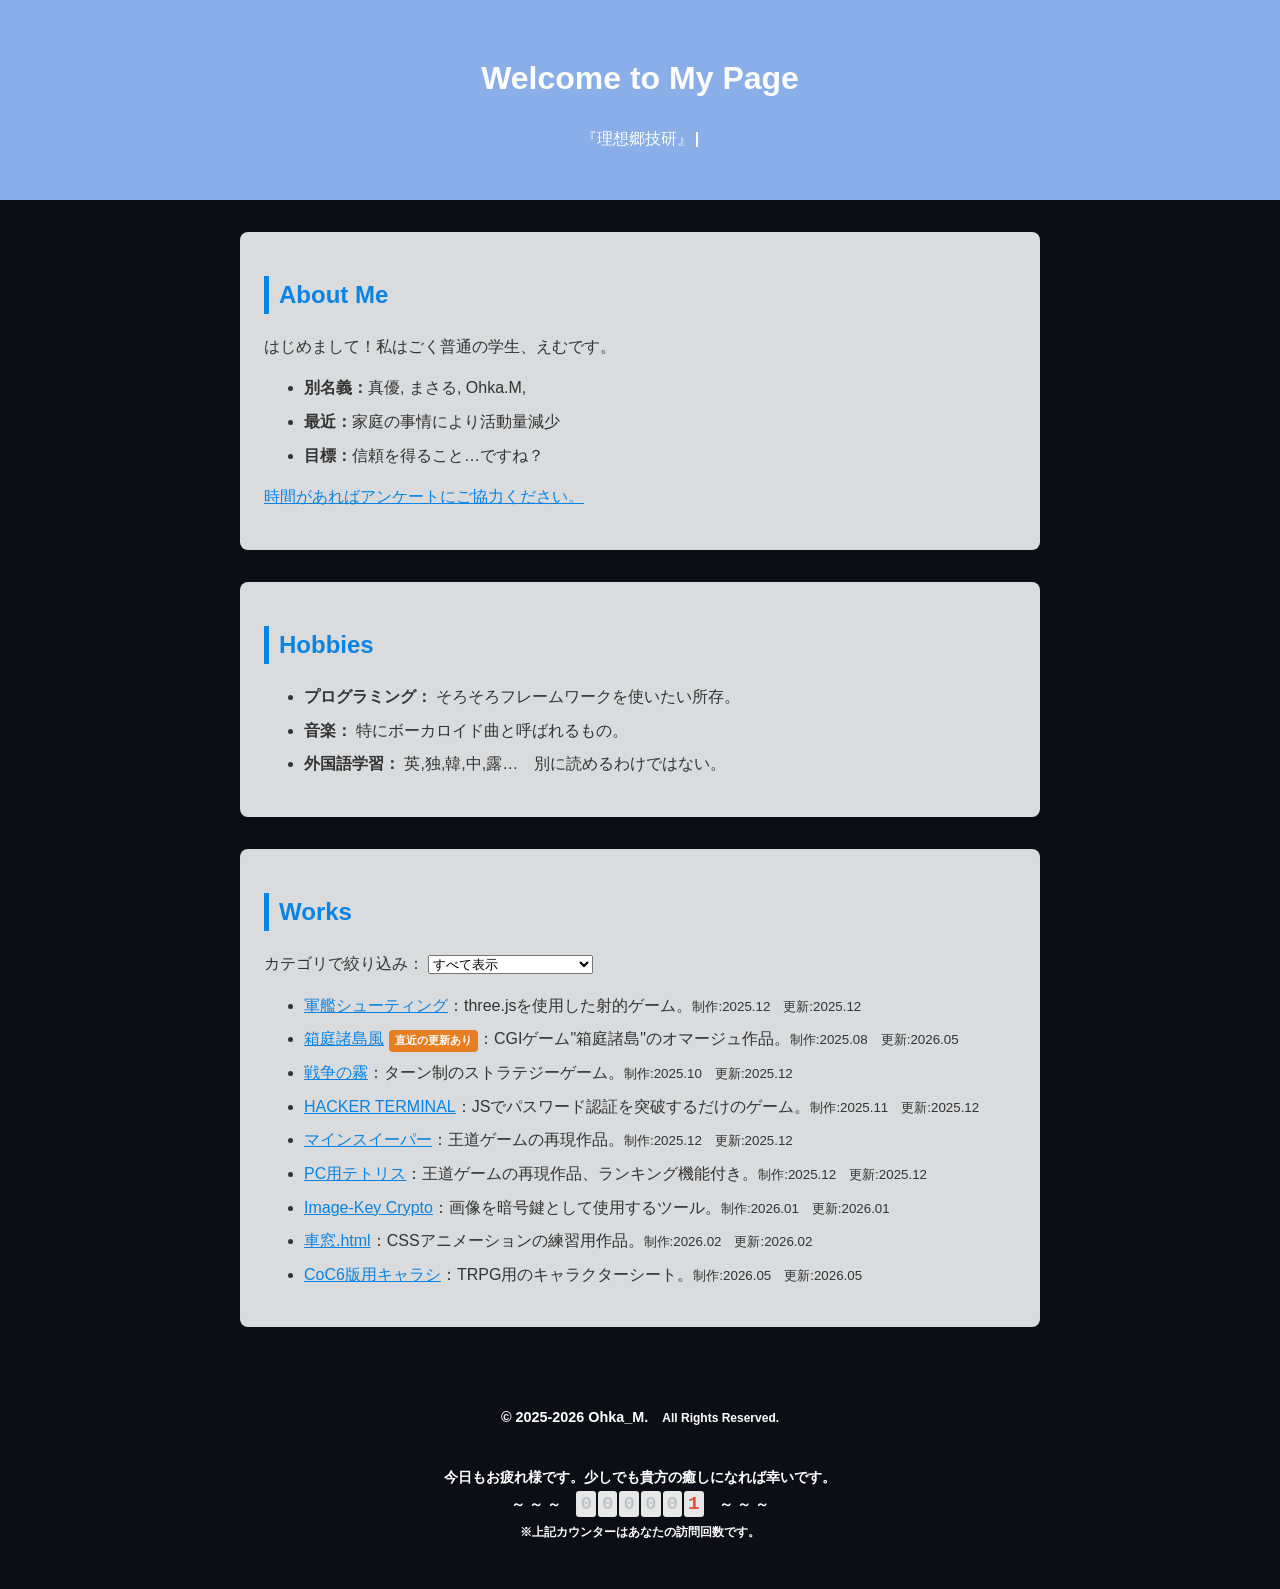
<file: index.html>
<!DOCTYPE html><html lang="ja">
<head>
    <meta charset="UTF-8">
    <meta name="viewport" content="width=device-width, initial-scale=1.0">
    <title>トップページ | えむの倉庫</title>
    <link rel="stylesheet" href="main-style.css">
</head>
<body>
<div id="star-container"></div>
<script>
    function createStar() {
        const container = document.getElementById('star-container');
        const star = document.createElement('div');
        star.className = 'star';
        const startX = Math.random() * window.innerWidth;
        const startY = Math.random() * (window.innerHeight / 2);
        const duration = Math.random() * 3 + 2;
        const delay = Math.random() * 5;

        star.style.left = `${startX}px`;
        star.style.top = `${startY}px`;
        star.style.animationDuration = `${duration}s`;
        star.style.animationDelay = `${delay}s`;

        container.appendChild(star);
        setTimeout(() => {
            star.remove();
        }, (duration + delay) * 1000);
    }
    setInterval(createStar, 600);
</script>
    <header>
        <h1>Welcome to My Page</h1>
        <p><span id="typing-text"></span><span class="cursor">|</span></p>
    </header>
    <div class="container">
        <section id="about">
            <h2>About Me</h2>
            <p>はじめまして！私はごく普通の学生、えむです。</p>
            <ul>
            <li><b>別名義：</b>真優, まさる, Ohka.M,</li>
            <li><b>最近：</b>家庭の事情により活動量減少</li>
            <li><b>目標：</b>信頼を得ること…ですね？</li>
            </ul>
            <p><a href="https://forms.gle/s417rUkMDvMt887a9"target="_blank" rel="noopener noreferrer">時間があればアンケートにご協力ください。</a></p>
        </section>
        <section id="hobbies">
            <h2>Hobbies</h2>
            <ul>
                <li><b>プログラミング：</b> そろそろフレームワークを使いたい所存。</li>
                <li><b>音楽：</b> 特にボーカロイド曲と呼ばれるもの。</li>
                <li><b>外国語学習：</b> 英,独,韓,中,露…　別に読めるわけではない。</li>
            </ul>
        </section>
        <section id="works">
            <h2>Works</h2>
            <label for="tag-filter">カテゴリで絞り込み：</label>
                <select id="tag-filter">
                    <option value="all">すべて表示</option>
                    <option value="game">ゲーム全般</option>
                    <option value="simulation">シミュレーションゲーム</option>
                    <option value="simple">シンプルなゲーム</option>
                    <option value="tool">ツール</option>
                    <option value="art">アート</option>
                    <option value="JS">#JavaScript</option>
                    <option value="css">#CSS</option>
                    <option value="note">#Note</option>
                </select>
            <ul>
            <p id="no-result" style="display:none; color:#666; margin-top:1rem;">該当する作品はありません。</p>
                <li data-tag="game simulation JS"><a title="ゲーム全般 シミュレーションゲーム #JavaScript" href="warship3d/play.html"target="_blank" rel="noopener noreferrer">軍艦シューティング</a>：three.jsを使用した射的ゲーム。<small>制作:2025.12　更新:2025.12</small></li>
                <li data-tag="game simulation JS"><a title="ゲーム全般 シミュレーションゲーム #JavaScript" href="https://masaru-star.github.io/JS.Hakoniwa-Island/"target="_blank" rel="noopener noreferrer">箱庭諸島風</a><span class="new-tag-anime">直近の更新あり</span>：CGIゲーム"箱庭諸島"のオマージュ作品。<small>制作:2025.08　更新:2026.05</small></li>
                <li data-tag="game simulation JS"><a title="ゲーム全般 シミュレーションゲーム #JavaScript" href="fogwar/play.html"target="_blank" rel="noopener noreferrer">戦争の霧</a>：ターン制のストラテジーゲーム。<small>制作:2025.10　更新:2025.12</small></li>
                <li data-tag="game JS"><a title="ゲーム全般 #JavaScript" href="hackpass/play.html"target="_blank" rel="noopener noreferrer">HACKER TERMINAL</a>：JSでパスワード認証を突破するだけのゲーム。<small>制作:2025.11　更新:2025.12</small></li>
                <li data-tag="game simple JS"><a title="ゲーム全般 シンプルなゲーム #JavaScript" href="minesweeper/play.html"target="_blank" rel="noopener noreferrer">マインスイーパー</a>：王道ゲームの再現作品。<small>制作:2025.12　更新:2025.12</small></li>
                <li data-tag="game simple JS"><a title="ゲーム全般 シンプルなゲーム #JavaScript" href="tetris/play.html"target="_blank" rel="noopener noreferrer">PC用テトリス</a>：王道ゲームの再現作品、ランキング機能付き。<small>制作:2025.12　更新:2025.12</small></li>
                <li data-tag="tool JS"><a title="ツール #JavaScript" href="https://masaru-star.github.io/image-key/"target="_blank" rel="noopener noreferrer">Image-Key Crypto</a>：画像を暗号鍵として使用するツール。<small>制作:2026.01　更新:2026.01</small></li>
                <li data-tag="art css"><a title="アート #CSS" href="train/play.html"target="_blank" rel="noopener noreferrer">車窓.html</a>：CSSアニメーションの練習用作品。<small>制作:2026.02　更新:2026.02</small></li>
                <li data-tag="game note"><a title="ゲーム全般 #Note" href="CoC-6/PC.html"target="_blank" rel="noopener noreferrer">CoC6版用キャラシ</a>：TRPG用のキャラクターシート。<small>制作:2026.05　更新:2026.05</small></li>
            </ul>
        </section>
    </div>
    <footer><b>
        <p>&copy; 2025-2026 Ohka_M.　<small>All Rights Reserved.</small></p>
        <p></br>今日もお疲れ様です。少しでも貴方の癒しになれば幸いです。</br>～ ～ ～　<span id="counter-container"></span>　～ ～ ～</br><small>※上記カウンターはあなたの訪問回数です。</small></p>
    </b></footer>
<script>
    let visitCount = localStorage.getItem('visit_count') || 0;
    visitCount = parseInt(visitCount) + 1;
    localStorage.setItem('visit_count', visitCount);
    const countStr = visitCount.toString().padStart(6, '0');
    const container = document.getElementById('counter-container');
    container.innerHTML = '';
    for (let char of countStr) {
        const span = document.createElement('span');
        span.innerText = char;
        span.className = `digit digit-${char}`;
        container.appendChild(span);
    }
const tagFilter = document.getElementById('tag-filter');
const filterableItems = document.querySelectorAll('li[data-tag]');
tagFilter.addEventListener('change', function() {
    const selectedTag = this.value;
    filterableItems.forEach(item => {
        const tags = item.getAttribute('data-tag').split(' ');
        
        if (selectedTag === 'all' || tags.includes(selectedTag)) {
            item.style.display = 'list-item';
        } else {
            item.style.display = 'none';
        }
    });
});
const noResult = document.getElementById('no-result');
tagFilter.addEventListener('change', function() {
    const selectedTag = this.value;
    let visibleCount = 0;
    filterableItems.forEach(item => {
        const tags = item.getAttribute('data-tag').split(' ');
        
        if (selectedTag === 'all' || tags.includes(selectedTag)) {
            item.style.display = 'list-item';
            visibleCount++;
        } else {
            item.style.display = 'none';
        }
    });
    noResult.style.display = (visibleCount === 0) ? 'block' : 'none';
});


const textElement = document.getElementById('typing-text');
const phrases = [
    "ここは私のホームページです。",
    "ポートフォリオへようこそ！",
    "YouTubeチャンネル「@teriarus」を保有しています。",
    "フォロー、或いはチャンネル登録をお忘れなく。",
    "今日も仕事お疲れ様です。",
    "おかえりなさい。また会えて嬉しいです。",
    "いつでも最新のプロジェクトをご覧になれます。",
    "『理想郷技研』でインディーゲーム開発を行っている者です。"
];
let currentPhrase = ""; // 現在タイピング中の文字列
let charIndex = 0;
let isDeleting = false;
let typeSpeed = 150;
function getRandomPhrase() {
    const candidates = phrases.filter(p => p !== currentPhrase);
    // 候補の中からランダムに選択（もし配列に1つしか要素がない場合はそれを返す）
    const randomIndex = Math.floor(Math.random() * candidates.length);
    return candidates.length > 0 ? candidates[randomIndex] : phrases[0];
}
// 最初のフレーズをセット
currentPhrase = getRandomPhrase();
function type() {
    // phrase から currentPhrase に変更
    const currentText = currentPhrase.substring(0, charIndex);
    textElement.textContent = currentText;
    if (!isDeleting && charIndex < currentPhrase.length) {
        charIndex++;
        typeSpeed = 150; 
    } else if (isDeleting && charIndex > 0) {
        charIndex--;
        typeSpeed = 50;
    } else if (!isDeleting && charIndex === currentPhrase.length) {
        isDeleting = true;
        typeSpeed = 2000; // 出し切った後の待機時間
    } else if (isDeleting && charIndex === 0) {
        isDeleting = false;
        currentPhrase = getRandomPhrase();
        typeSpeed = 500; // 消えきった後の待機時間
    }
    setTimeout(type, typeSpeed);
}
document.addEventListener('DOMContentLoaded', type);
</script></body>
</html>
</file>
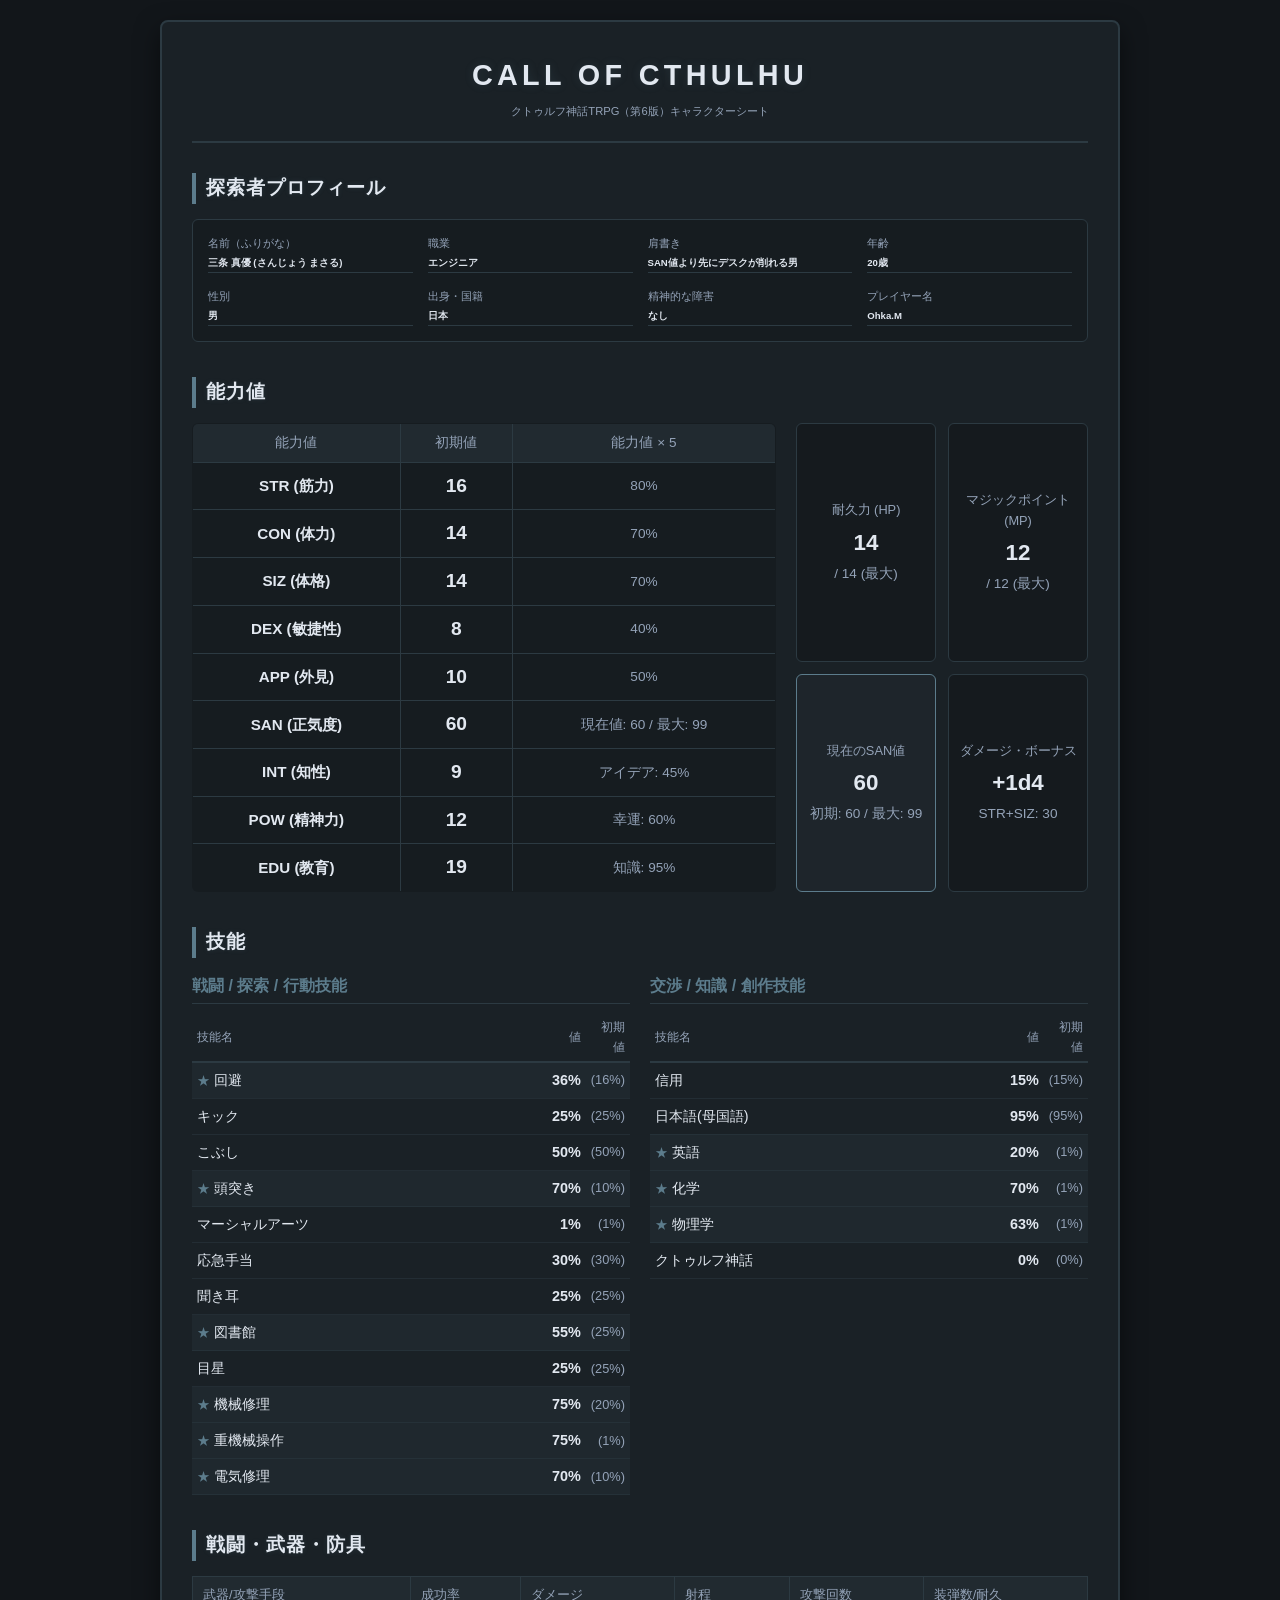
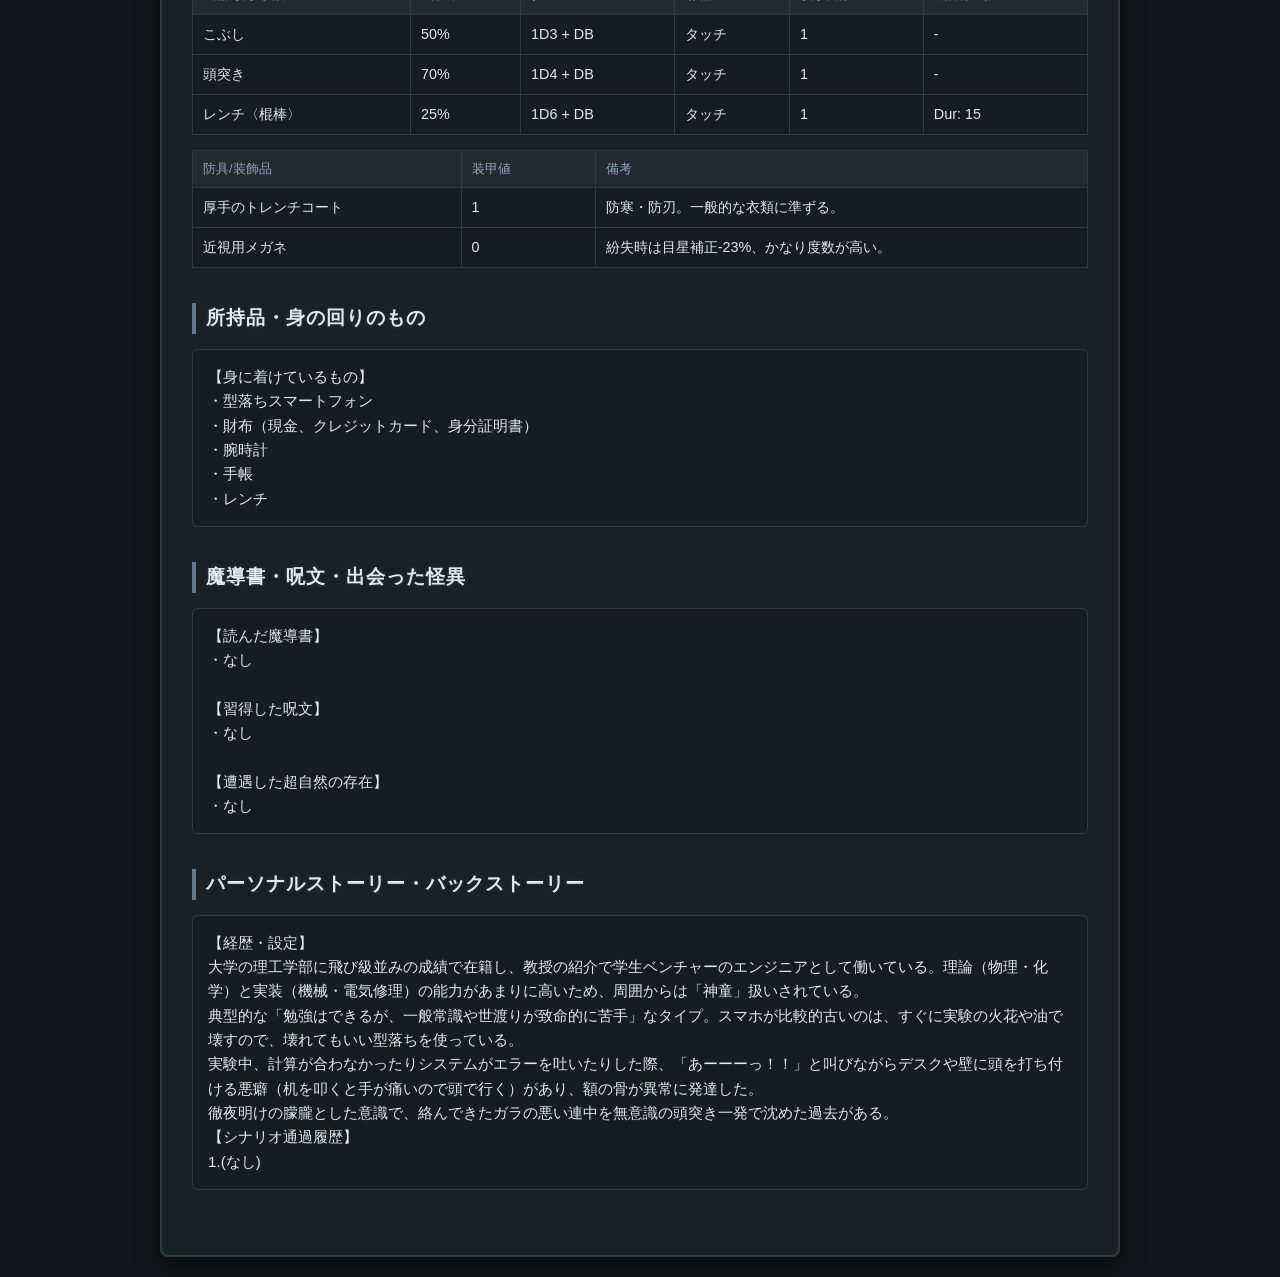
<file: CoC-6/PC.html>
<!DOCTYPE html>
<html lang="ja">
<head>
    <meta charset="UTF-8">
    <meta name="viewport" content="width=device-width, initial-scale=1.0">
    <title>クトゥルフ神話TRPG 6版 キャラクターシート</title>
    <style>
        :root {
            --bg-color: #12161a;
            --container-bg: #1a2126;
            --border-color: #2c3a42;
            --text-color: #e2e8f0;
            --text-muted: #94a3b8;
            --accent-color: #5c7c8c;
            --accent-glow: rgba(92, 124, 140, 0.2);
            --danger-color: #a82020;
            --font-family: 'Helvetica Neue', Arial, 'Hiragino Kaku Gothic ProN', 'Hiragino Sans', Meiryo, sans-serif;
        }

        * {
            box-sizing: border-box;
            margin: 0;
            padding: 0;
        }

        body {
            background-color: var(--bg-color);
            color: var(--text-color);
            font-family: var(--font-family);
            line-height: 1.6;
            padding: 20px 10px;
        }

        .container {
            max-width: 960px;
            margin: 0 auto;
            background-color: var(--container-bg);
            border: 2px solid var(--border-color);
            border-radius: 8px;
            padding: 30px;
            box-shadow: 0 10px 25px rgba(0, 0, 0, 0.5);
        }

        header {
            text-align: center;
            border-bottom: 2px double var(--border-color);
            padding-bottom: 20px;
            margin-bottom: 30px;
        }

        header h1 {
            font-size: 1.8rem;
            letter-spacing: 0.15em;
            color: var(--text-color);
            text-shadow: 0 0 10px var(--accent-glow);
            margin-bottom: 5px;
        }

        header p {
            font-size: 0.7rem;
            color: var(--text-muted);
        }

        /* セクション共通 */
        section {
            margin-bottom: 35px;
        }

        section h2 {
            font-size: 1.2rem;
            border-left: 4px solid var(--accent-color);
            padding-left: 10px;
            margin-bottom: 15px;
            letter-spacing: 0.05em;
            color: var(--text-color);
            text-shadow: 0 0 5px var(--accent-glow);
        }

        /* プロフィールグリッド */
        .profile-grid {
            display: grid;
            grid-template-columns: repeat(auto-fit, minmax(200px, 1fr));
            gap: 15px;
            background-color: rgba(0, 0, 0, 0.15);
            padding: 15px;
            border-radius: 6px;
            border: 1px solid var(--border-color);
        }

        .profile-item {
            display: flex;
            flex-direction: column;
        }

        .profile-item .label {
            font-size: 0.7rem;
            color: var(--text-muted);
            margin-bottom: 2px;
        }

        .profile-item .value {
            font-size: 0.6rem;
            font-weight: bold;
            border-bottom: 1px solid var(--border-color);
            padding-bottom: 2px;
        }

        /* 能力値・二次能力値 */
        .status-container {
            display: grid;
            grid-template-columns: 2fr 1fr;
            gap: 20px;
        }

        @media (max-width: 768px) {
            .status-container {
                grid-template-columns: 1fr;
            }
        }

        /* 基本能力値テーブル */
        table.status-table {
            width: 100%;
            border-collapse: collapse;
            background-color: rgba(0, 0, 0, 0.15);
            border: 1px solid var(--border-color);
            border-radius: 6px;
            overflow: hidden;
        }

        table.status-table th, table.status-table td {
            border: 1px solid var(--border-color);
            padding: 8px 10px;
            text-align: center;
        }

        table.status-table th {
            background-color: rgba(92, 124, 140, 0.15);
            font-size: 0.85rem;
            color: var(--text-muted);
            font-weight: normal;
        }

        table.status-table td.param-name {
            font-weight: bold;
            font-size: 0.95rem;
        }

        table.status-table td.param-value {
            font-size: 1.2rem;
            font-weight: bold;
            color: var(--text-color);
        }

        table.status-table td.param-calc {
            font-size: 0.85rem;
            color: var(--text-muted);
        }

        /* 二次能力値（HP、MP、SAN、幸運など） */
        .sub-status-grid {
            display: grid;
            grid-template-columns: 1fr 1fr;
            gap: 12px;
        }

        .sub-status-box {
            background-color: rgba(0, 0, 0, 0.2);
            border: 1px solid var(--border-color);
            border-radius: 6px;
            padding: 10px;
            text-align: center;
            display: flex;
            flex-direction: column;
            justify-content: center;
        }

        .sub-status-box.san {
            border-color: var(--accent-color);
            background-color: rgba(92, 124, 140, 0.05);
        }

        .sub-status-box.hp {
            border-color: var(--border-color);
        }

        .sub-status-box .label {
            font-size: 0.8rem;
            color: var(--text-muted);
            margin-bottom: 4px;
        }

        .sub-status-box .value {
            font-size: 1.4rem;
            font-weight: bold;
        }

        .sub-status-box .max-val {
            font-size: 0.85rem;
            color: var(--text-muted);
            margin-top: 2px;
        }

        /* 技能セクション */
        .skills-grid {
            display: grid;
            grid-template-columns: repeat(auto-fit, minmax(280px, 1fr));
            gap: 20px;
        }

        .skills-column h3 {
            font-size: 1rem;
            color: var(--accent-color);
            border-bottom: 1px solid var(--border-color);
            padding-bottom: 5px;
            margin-bottom: 10px;
        }

        table.skills-table {
            width: 100%;
            border-collapse: collapse;
            font-size: 0.9rem;
        }

        table.skills-table tr {
            border-bottom: 1px solid rgba(44, 58, 66, 0.5);
        }

        table.skills-table tr.header-row {
            border-bottom: 2px solid var(--border-color);
        }

        table.skills-table th {
            text-align: left;
            font-size: 0.75rem;
            color: var(--text-muted);
            padding: 4px 5px;
            font-weight: normal;
        }

        table.skills-table td {
            padding: 6px 5px;
        }

        table.skills-table td.skill-name {
            font-weight: 500;
        }

        table.skills-table td.skill-val {
            text-align: right;
            font-weight: bold;
            width: 50px;
        }

        table.skills-table td.skill-init {
            text-align: right;
            color: var(--text-muted);
            font-size: 0.8rem;
            width: 40px;
        }

        table.skills-table tr.marked {
            background-color: rgba(92, 124, 140, 0.08);
        }
        
        table.skills-table tr.marked td.skill-name::before {
            content: "★ ";
            color: var(--accent-color);
            font-size: 0.8rem;
        }

        /* 戦闘・武器・防具 */
        .combat-table {
            width: 100%;
            border-collapse: collapse;
            background-color: rgba(0, 0, 0, 0.15);
            border: 1px solid var(--border-color);
            font-size: 0.9rem;
            margin-bottom: 15px;
        }

        .combat-table th, .combat-table td {
            border: 1px solid var(--border-color);
            padding: 8px 10px;
            text-align: left;
        }

        .combat-table th {
            background-color: rgba(92, 124, 140, 0.15);
            font-size: 0.8rem;
            color: var(--text-muted);
            font-weight: normal;
        }

        /* 持ち物・魔導書・プロフィールなどのフリーテキスト領域 */
        .textbox {
            background-color: rgba(0, 0, 0, 0.15);
            border: 1px solid var(--border-color);
            border-radius: 6px;
            padding: 15px;
            font-size: 0.95rem;
            white-space: pre-wrap; /* 改行をそのまま表示 */
            color: var(--text-color);
            min-height: 80px;
        }

        /* 印刷用設定 */
        @media print {
            body {
                background-color: #fff;
                color: #000;
                padding: 0;
            }
            .container {
                background-color: #fff;
                border: none;
                box-shadow: none;
                padding: 0;
                max-width: 100%;
            }
            header h1 {
                color: #000;
                text-shadow: none;
            }
            header, section, .profile-grid, table.status-table, .sub-status-box, .textbox {
                border-color: #333 !important;
            }
            section h2 {
                color: #000;
                border-left-color: #333;
                text-shadow: none;
            }
            .profile-grid, .sub-status-box, table.status-table, .textbox {
                background-color: transparent !important;
            }
            table.status-table th, table.skills-table th, .combat-table th {
                background-color: #eee !important;
                color: #000 !important;
            }
            table.skills-table tr.marked {
                background-color: #f0f0f0 !important;
            }
            .sub-status-box .value {
                color: #000 !important;
            }
            .text-muted {
                color: #555 !important;
            }
        }
    </style>
</head>
<body>

    <div class="container">
        
        <!-- ヘッダー領域 -->
        <header>
            <h1>CALL OF CTHULHU</h1>
            <p>クトゥルフ神話TRPG（第6版）キャラクターシート</p>
        </header>

        <!-- 基本プロフィール -->
        <section>
            <h2>探索者プロフィール</h2>
            <div class="profile-grid">
                <div class="profile-item">
                    <span class="label">名前（ふりがな）</span>
                    <span class="value">三条 真優 (さんじょう まさる)</span>
                </div>
                <div class="profile-item">
                    <span class="label">職業</span>
                    <span class="value">エンジニア</span>
                </div>
                <div class="profile-item">
                    <span class="label">肩書き</span>
                    <span class="value">SAN値より先にデスクが削れる男</span>
                </div>
                <div class="profile-item">
                    <span class="label">年齢</span>
                    <span class="value">20歳</span>
                </div>
                <div class="profile-item">
                    <span class="label">性別</span>
                    <span class="value">男</span>
                </div>
                <div class="profile-item">
                    <span class="label">出身・国籍</span>
                    <span class="value">日本</span>
                </div>
                <div class="profile-item">
                    <span class="label">精神的な障害</span>
                    <span class="value">なし</span>
                </div>
                <div class="profile-item">
                    <span class="label">プレイヤー名</span>
                    <span class="value">Ohka.M</span>
                </div>
            </div>
        </section>

        <!-- 能力値 & 二次ステータス -->
        <section>
            <h2>能力値</h2>
            <div class="status-container">
                <!-- 基本能力値テーブル -->
                <div>
                    <table class="status-table">
                        <thead>
                            <tr>
                                <th>能力値</th>
                                <th>初期値</th>
                                <th>能力値 × 5</th>
                            </tr>
                        </thead>
                        <tbody>
                            <tr>
                                <td class="param-name">STR (筋力)</td>
                                <td class="param-value">16</td>
                                <td class="param-calc">80%</td>
                            </tr>
                            <tr>
                                <td class="param-name">CON (体力)</td>
                                <td class="param-value">14</td>
                                <td class="param-calc">70%</td>
                            </tr>
                            <tr>
                                <td class="param-name">SIZ (体格)</td>
                                <td class="param-value">14</td>
                                <td class="param-calc">70%</td>
                            </tr>
                            <tr>
                                <td class="param-name">DEX (敏捷性)</td>
                                <td class="param-value">8</td>
                                <td class="param-calc">40%</td>
                            </tr>
                            <tr>
                                <td class="param-name">APP (外見)</td>
                                <td class="param-value">10</td>
                                <td class="param-calc">50%</td>
                            </tr>
                            <tr>
                                <td class="param-name">SAN (正気度)</td>
                                <td class="param-value">60</td>
                                <td class="param-calc">現在値: 60 / 最大: 99</td>
                            </tr>
                            <tr>
                                <td class="param-name">INT (知性)</td>
                                <td class="param-value">9</td>
                                <td class="param-calc">アイデア: 45%</td>
                            </tr>
                            <tr>
                                <td class="param-name">POW (精神力)</td>
                                <td class="param-value">12</td>
                                <td class="param-calc">幸運: 60%</td>
                            </tr>
                            <tr>
                                <td class="param-name">EDU (教育)</td>
                                <td class="param-value">19</td>
                                <td class="param-calc">知識: 95%</td>
                            </tr>
                        </tbody>
                    </table>
                </div>

                <!-- 二次能力値 -->
                <div class="sub-status-grid">
                    <div class="sub-status-box hp">
                        <span class="label">耐久力 (HP)</span>
                        <span class="value">14</span>
                        <span class="max-val">/ 14 (最大)</span>
                    </div>
                    <div class="sub-status-box">
                        <span class="label">マジックポイント (MP)</span>
                        <span class="value">12</span>
                        <span class="max-val">/ 12 (最大)</span>
                    </div>
                    <div class="sub-status-box san">
                        <span class="label">現在のSAN値</span>
                        <span class="value">60</span>
                        <span class="max-val">初期: 60 / 最大: 99</span>
                    </div>
                    <div class="sub-status-box">
                        <span class="label">ダメージ・ボーナス</span>
                        <span class="value">+1d4</span>
                        <span class="max-val">STR+SIZ: 30</span>
                    </div>
                </div>
            </div>
        </section>

        <!-- 技能 -->
        <section>
            <h2>技能</h2>
            <div class="skills-grid">
                
                <!-- 戦闘・行動系技能 -->
                <div class="skills-column">
                    <h3>戦闘 / 探索 / 行動技能</h3>
                    <table class="skills-table">
                        <tr class="header-row">
                            <th>技能名</th>
                            <th style="text-align: right;">値</th>
                            <th style="text-align: right;">初期値</th>
                        </tr>
                        <!-- 任意の技能にclass="marked"を付与すると、目印の星マークがつきます -->
                        <tr class="marked">
                            <td class="skill-name">回避</td>
                            <td class="skill-val">36%</td>
                            <td class="skill-init">(16%)</td>
                        </tr>
                        <tr>
                            <td class="skill-name">キック</td>
                            <td class="skill-val">25%</td>
                            <td class="skill-init">(25%)</td>
                        </tr>
                        <tr>
                            <td class="skill-name">こぶし</td>
                            <td class="skill-val">50%</td>
                            <td class="skill-init">(50%)</td>
                        </tr>
                        <tr class="marked">
                            <td class="skill-name">頭突き</td>
                            <td class="skill-val">70%</td>
                            <td class="skill-init">(10%)</td>
                        </tr>
                        <tr>
                            <td class="skill-name">マーシャルアーツ</td>
                            <td class="skill-val">1%</td>
                            <td class="skill-init">(1%)</td>
                        </tr>
                        <tr>
                            <td class="skill-name">応急手当</td>
                            <td class="skill-val">30%</td>
                            <td class="skill-init">(30%)</td>
                        </tr>
                        <tr>
                            <td class="skill-name">聞き耳</td>
                            <td class="skill-val">25%</td>
                            <td class="skill-init">(25%)</td>
                        </tr>
                        <tr class="marked">
                            <td class="skill-name">図書館</td>
                            <td class="skill-val">55%</td>
                            <td class="skill-init">(25%)</td>
                        </tr>
                        <tr>
                            <td class="skill-name">目星</td>
                            <td class="skill-val">25%</td>
                            <td class="skill-init">(25%)</td>
                        </tr>
                        <tr class="marked">
                            <td class="skill-name">機械修理</td>
                            <td class="skill-val">75%</td>
                            <td class="skill-init">(20%)</td>
                        </tr>
                        <tr class="marked">
                            <td class="skill-name">重機械操作</td>
                            <td class="skill-val">75%</td>
                            <td class="skill-init">(1%)</td>
                        </tr>
                        <tr class="marked">
                            <td class="skill-name">電気修理</td>
                            <td class="skill-val">70%</td>
                            <td class="skill-init">(10%)</td>
                        </tr>
                    </table>
                </div>

                <!-- 交渉・知識・その他技能 -->
                <div class="skills-column">
                    <h3>交渉 / 知識 / 創作技能</h3>
                    <table class="skills-table">
                        <tr class="header-row">
                            <th>技能名</th>
                            <th style="text-align: right;">値</th>
                            <th style="text-align: right;">初期値</th>
                        </tr>
                        <tr>
                            <td class="skill-name">信用</td>
                            <td class="skill-val">15%</td>
                            <td class="skill-init">(15%)</td>
                        </tr>
                        <tr>
                            <td class="skill-name">日本語(母国語)</td>
                            <td class="skill-val">95%</td>
                            <td class="skill-init">(95%)</td>
                        </tr>
                        <tr class="marked">
                            <td class="skill-name">英語</td>
                            <td class="skill-val">20%</td>
                            <td class="skill-init">(1%)</td>
                        </tr>
                        <tr class="marked">
                            <td class="skill-name">化学</td>
                            <td class="skill-val">70%</td>
                            <td class="skill-init">(1%)</td>
                        </tr>
                        <tr class="marked">
                            <td class="skill-name">物理学</td>
                            <td class="skill-val">63%</td>
                            <td class="skill-init">(1%)</td>
                        </tr>
                        <tr>
                            <td class="skill-name">クトゥルフ神話</td>
                            <td class="skill-val">0%</td>
                            <td class="skill-init">(0%)</td>
                        </tr>
                    </table>
                </div>

            </div>
        </section>

        <!-- 戦闘・武器・防具 -->
        <section>
            <h2>戦闘・武器・防具</h2>
            <table class="combat-table">
                <thead>
                    <tr>
                        <th>武器/攻撃手段</th>
                        <th>成功率</th>
                        <th>ダメージ</th>
                        <th>射程</th>
                        <th>攻撃回数</th>
                        <th>装弾数/耐久</th>
                    </tr>
                </thead>
                <tbody>
                    <tr>
                        <td>こぶし</td>
                        <td>50%</td>
                        <td>1D3 + DB</td>
                        <td>タッチ</td>
                        <td>1</td>
                        <td>-</td>
                    </tr>
                    <tr>
                        <td>頭突き</td>
                        <td>70%</td>
                        <td>1D4 + DB</td>
                        <td>タッチ</td>
                        <td>1</td>
                        <td>-</td>
                    </tr>
                    <tr>
                        <td>レンチ〈棍棒〉</td>
                        <td>25%</td>
                        <td>1D6 + DB</td>
                        <td>タッチ</td>
                        <td>1</td>
                        <td>Dur: 15</td>
                    </tr>
                </tbody>
            </table>
            <table class="combat-table">
                <thead>
                    <tr>
                        <th style="width: 30%;">防具/装飾品</th>
                        <th style="width: 15%;">装甲値</th>
                        <th>備考</th>
                    </tr>
                </thead>
                <tbody>
                    <tr>
                        <td>厚手のトレンチコート</td>
                        <td>1</td>
                        <td>防寒・防刃。一般的な衣類に準ずる。</td>
                    </tr>
                    <tr>
                        <td>近視用メガネ</td>
                        <td>0</td>
                        <td>紛失時は目星補正-23%、かなり度数が高い。</td>
                    </tr>
                </tbody>
            </table>
        </section>

        <!-- 所持品・財産 -->
        <section>
            <h2>所持品・身の回りのもの</h2>
            <div class="textbox">【身に着けているもの】
・型落ちスマートフォン
・財布（現金、クレジットカード、身分証明書）
・腕時計
・手帳
・レンチ</div>
        </section>

        <!-- 魔導書・呪文・出会った怪異 -->
        <section>
            <h2>魔導書・呪文・出会った怪異</h2>
            <div class="textbox">【読んだ魔導書】
・なし

【習得した呪文】
・なし

【遭遇した超自然の存在】
・なし</div>
        </section>

        <!-- パーソナルストーリー・経歴 -->
        <section>
            <h2>パーソナルストーリー・バックストーリー</h2>
            <div class="textbox">【経歴・設定】
大学の理工学部に飛び級並みの成績で在籍し、教授の紹介で学生ベンチャーのエンジニアとして働いている。理論（物理・化学）と実装（機械・電気修理）の能力があまりに高いため、周囲からは「神童」扱いされている。
典型的な「勉強はできるが、一般常識や世渡りが致命的に苦手」なタイプ。スマホが比較的古いのは、すぐに実験の火花や油で壊すので、壊れてもいい型落ちを使っている。
実験中、計算が合わなかったりシステムがエラーを吐いたりした際、「あーーーっ！！」と叫びながらデスクや壁に頭を打ち付ける悪癖（机を叩くと手が痛いので頭で行く）があり、額の骨が異常に発達した。
徹夜明けの朦朧とした意識で、絡んできたガラの悪い連中を無意識の頭突き一発で沈めた過去がある。
【シナリオ通過履歴】
1.(なし)</div>
        </section>

    </div>

</body>
</html>
</file>
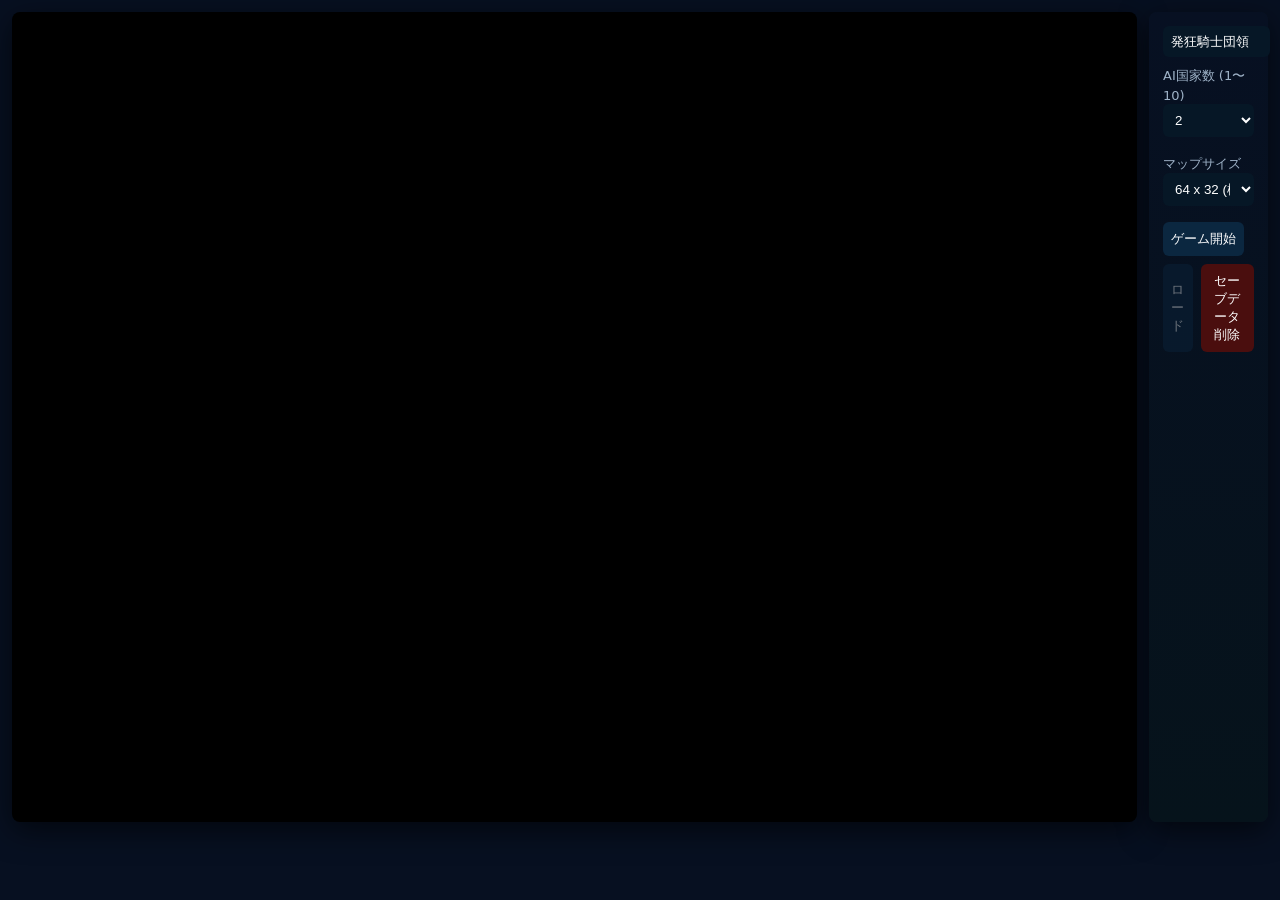
<file: fogwar/play.html>
<!doctype html>
<html lang="ja">
<head>
<meta charset="utf-8" />
<meta name="viewport" content="width=device-width,initial-scale=1" />
<title>ストラテジーゲーム「戦争の霧」</title>
<style>
  :root{--sea:#00ccff;--land:#ffffff;--ui:#0f172a;--accent:#34d399;--player:#22c55e;--ai1:#ef4444;--ai2:#3b82f6;--ai3:#f97316;--ai4:#8b5cf6;
      /* AI 5-10 の色を追加 */
      --ai5: #d946ef; /* fuchsia */
      --ai6: #db2777; /* pink */
      --ai7: #10b981; /* emerald */
      --ai8: #f59e0b; /* amber */
      --ai9: #6b7280; /* gray */
      --ai10: #14b8a6; /* teal */
  }
  html,body{height:100%;margin:0;font-family:system-ui,-apple-system,"Hiragino Kaku Gothic ProN","Noto Sans JP",sans-serif;background:#071021;color:#e6eef6}
  .wrap{display:flex;gap:12px;padding:12px}
  canvas{background:#000;border-radius:8px;box-shadow:0 8px 30px rgba(0,0,0,.6);cursor:pointer;
        /* キーボードイベント(スクロール)を受け取るために必要 */
        tabindex: 0; 
        outline: none; /* フォーカス時の青枠を消す */
    width: 1125px; /* マップの幅 (25タイル * 25px/タイル) を明示的に指定 */
    height: 810px; /* マップの高さ (18タイル * 25px/タイル) を明示的に指定 */
    flex-shrink: 0; /* flexコンテナ内で縮小しないように設定 */
  }
  canvas:focus {
      box-shadow: 0 8px 30px rgba(0,0,0,.6), 0 0 0 3px var(--accent); /* フォーカスが当たっていることを示す */
  }
  .sidebar{width:380px;background:linear-gradient(180deg,#071022 0%, #06131b 100%);border-radius:8px;padding:14px;box-shadow:0 8px 30px rgba(0,0,0,.6)}
  h2{margin:6px 0 10px;color:var(--accent)}
  .resources{display:grid;grid-template-columns:1fr 1fr;gap:6px}
  .res{background:#061726;padding:8px;border-radius:6px;font-size:14px}
  .controls{margin-top:10px}
  button,select,input{padding:8px;border-radius:6px;border:0;background:#0b2740;color:#fff;cursor:pointer}
  button.small{padding:6px;font-size:13px}
  button:disabled{opacity:.4;cursor:not-allowed}
  .log{height:120px;overflow:auto;background:#04121a;padding:8px;border-radius:6px;margin-top:8px;font-size:13px}
  .small{font-size:13px;color:#9fb3c8}
  .map-legend{display:flex;gap:8px;margin-top:8px;flex-wrap:wrap}
  .legend-item{display:flex;align-items:center;gap:6px}
  .swatch{width:18px;height:18px;border-radius:4px}
  #countryNameInput, #aiCountSelect, #mapSizeSelect {width:100%;padding:8px;border-radius:6px;border:0;margin-bottom:8px;background:#061726;color:#fff}
  #tileActions {display: flex; gap: 8px; margin-top: 8px; flex-wrap: wrap;}
  
  /* --- ユニット分割フォーム --- */
  #splitOverlay {
    display: none;
    position: fixed;
    top: 0; left: 0; right: 0; bottom: 0;
    background: rgba(0,0,0,0.6);
    z-index: 100;
    align-items: center;
    justify-content: center;
  }
  #splitForm {
    background: var(--ui);
    padding: 20px;
    border-radius: 8px;
    border: 1px solid var(--accent);
    box-shadow: 0 8px 30px rgba(0,0,0,.6);
    width: 300px;
  }
  #splitForm h3 {
    margin-top: 0;
    color: var(--accent);
  }
  .split-input-group {
    display: grid;
    grid-template-columns: 80px 1fr 60px;
    gap: 8px;
    align-items: center;
    margin-bottom: 6px;
    font-size: 14px;
  }
  .split-input-group input {
    width: 100%;
    padding: 6px;
    background: #061726;
  }
  .split-input-group label {
    color: #9fb3c8;
  }
.scroll-buttons-container {
    margin-top: 15px;
    display: grid;
    /* 十字キーの配置をグリッドで定義 */
    grid-template-areas: 
        ". up ." 
        "left center right" 
        ". down .";
    grid-template-columns: 1fr 1fr 1fr;
    gap: 5px;
    width: 150px; /* 全体の幅を調整 */
    margin-left: auto;
    margin-right: auto;
}

.scroll-button {
    padding: 10px 5px;
    border-radius: 6px;
    border: 0;
    background: #0b2740; /* 他のボタンと同じ背景色 */
    color: var(--accent); /* 強調色を使用 */
    cursor: pointer;
    font-size: 16px;
    line-height: 1;
    transition: background 0.1s;
}

.scroll-button:hover {
    background: #1c3d5e;
}

#scrollUp { grid-area: up; }
#scrollLeft { grid-area: left; }
#scrollRight { grid-area: right; }
#scrollDown { grid-area: down; }
</style>
</head>
<body>

<div id="splitOverlay">
  <div id="splitForm">
    <h3>軍団の分割</h3>
    <p class="small">新しい軍団として分割するユニット数を指定してください。隣接する空きタイルに配置されます。</p>
    
    <div id="splitInputs">
      </div>

    <div style="margin-top: 15px; display: flex; gap: 8px; justify-content: flex-end;">
      <button id="splitCancelBtn" class="small" style="background: #555;">キャンセル</button>
      <button id="splitConfirmBtn" class="small" style="background: var(--accent); color: #000;">決定</button>
    </div>
  </div>
</div>

<div class="wrap">
  <canvas id="map" width="1000" height="720"></canvas>
  <div class="sidebar">
    <div id="setupUI">
      <input type="text" id="countryNameInput" placeholder="あなたの国名 (例: アルカディア王国)" value="発狂騎士団領">
      <div style="margin-bottom:8px">
          <label for="aiCountSelect" class="small">AI国家数 (1〜10)</label>
          <select id="aiCountSelect">
              <option value="1">1</option>
              <option value="2" selected>2</option>
              <option value="3">3</option>
              <option value="4">4</option>
              <option value="5">5</option>
              <option value="6">6</option>
              <option value="7">7</option>
              <option value="8">8</option>
              <option value="9">9</option>
              <option value="10">10</option>
          </select>
      </div>
      <div style="margin-bottom:8px">
          <label for="mapSizeSelect" class="small">マップサイズ</label>
          <select id="mapSizeSelect">
              <option value="64x32" selected>64 x 32 (標準)</option>
              <option value="30x20">30 x 20 (小)</option>
              <option value="80x50">80 x 50 (大)</option>
          </select>
      </div>
      <button id="startBtn">ゲーム開始</button>
<div style="display: flex; gap: 8px; margin-top: 8px;">
  <button id="loadBtn" disabled>ロード</button>
  <button id="resetBtn" style="background:#4a0e0e;">セーブデータ削除</button>
</div>
    </div>

    <div id="gameUI" style="display:none">
      <div class="small" id="countryLabel"></div>
      <div class="small">ターン制ソロプレイ — プレイヤー vs AI×<span id="aiCountDisplay">2</span></div>
      <h3 class="small" style="margin-top:12px">資源</h3>
      <div class="resources" id="resources"></div>
      <div class="controls">
        
        <div id="productionControls" style="display:none; margin-bottom:8px;">
            <div style="display:flex;gap:6px;align-items:center">
                <select id="produceType">
                    <option value="inf">歩兵(食料)</option>
                    <option value="arty">砲兵(鉄鋼)</option>
                    <option value="tank">戦車(石油)</option>
                    <option value="sub">潜水艦(石油+鉄鋼)</option>
                    <option value="bb">戦艦(石油)</option>
                </select>
                <button id="produceBtn">生産を実行</button>
            </div>
        </div>

        <button id="endTurn">ターン終了</button><button id="saveBtn" style="margin-left: 8px; background: #1e40af;">セーブ</button>
<div style="margin-top:15px;">
    <div class="small" style="text-align:center; margin-bottom: 5px; color: var(--accent);">マップ操作</div>
    <div class="scroll-buttons-container">
      <button id="scrollUp" class="scroll-button">▲</button>
      <button id="scrollHome" class="scroll-button">◎</button> 
      <button id="scrollLeft" class="scroll-button">◀</button>
      <button id="scrollRight" class="scroll-button">▶</button>
      <button id="scrollDown" class="scroll-button">▼</button>
    </div>
  </div>
        <div style="margin-top:8px">
          <div class="small">選択タイル: <span id="selInfo">なし</span></div>
          <div class="small">選択ユニット: <span id="selUnit">なし</span></div>
          
          <div id="tileActions" style="display:none;">
            <button id="actionMoveBtn" class="small">移動モード</button>
            <button id="actionProduceBtn" class="small">生産モード</button>
            <button id="actionSplitBtn" class="small" style="background:#f97316;">分割</button>
            <button id="actionCancelBtn" class="small" style="background:#555; display:none;">キャンセル</button>
          </div>
        </div>

      </div>

      <div style="margin-top:10px">
        <div class="map-legend" id="legend">
          <div class="legend-item"><div class="swatch" style="background:var(--sea);"></div><div class="small">海</div></div>
          <div class="legend-item"><div class="swatch" style="background:var(--land);border:1px solid #ddd"></div><div class="small">陸</div></div>
          <div class="legend-item"><div class="swatch" style="background:#ffd27f;border-radius:50%"></div><div class="small">資源ポイント</div></div>
          <div class="legend-item"><div class="swatch" style="background:#facc15;border-radius:4px"></div><div class="small">選択タイル</div></div>
          <div class="legend-item"><div class="swatch" style="background:rgba(59,130,246,0.8);border-radius:3px"></div><div class="small">海上建設可能マス</div></div>
        </div>
        <div id="playerLegends" class="map-legend">
            </div>
      </div>

      <div class="log" id="log"></div>
    </div>
    
    <div id="gameOverUI" style="display:none; text-align:center; padding:20px; background:#4a0e0e; border-radius:6px; margin-top:10px; border: 2px solid #ef4444;">
        <h3>ゲームオーバー</h3>
        <p id="gameOverMessage" style="font-size:16px; margin-top:10px;"></p>
        <button onclick="window.location.reload()" style="margin-top:15px; background:#ef4444; padding:10px 20px;">再スタート</button>
    </div>
    
  </div>
</div>

<script>
/* ===== CONFIG ===== */
// マップサイズはこちら
// ▼▼▼ 変更: const -> let (startBtnで設定) ▼▼▼
let COLS = 64, ROWS = 32;
const TILE = 40; 
// ▲▲▲ 変更 ▲▲▲
const PLAYER = 1;
let AI_PLAYERS = [];

/* ===== UNIT DEFINITIONS (HP & DAMAGE dice tables) ===== */
const unitDefs = {
  inf: {name:'歩兵',hp:6, cost:{fund:50,man:10,food:20},move:2,vision:2,sea:false,
        dmgAtk:{inf:2,arty:1,tank:1,bb:0,sub:0}, dmgDef:{inf:3,arty:2,tank:2,bb:1,sub:1}},
  arty:{name:'砲兵',hp:7, cost:{fund:90,man:18,steel:24},move:1,vision:3,sea:false,
        dmgAtk:{inf:4,arty:3,tank:5,bb:3,sub:0}, dmgDef:{inf:2,arty:1,tank:2,bb:1,sub:1}, range:1},
  tank:{name:'戦車',hp:8, cost:{fund:150,man:20,oil:30},move:3,vision:4,sea:false,
        dmgAtk:{inf:2,arty:2,tank:2,bb:1,sub:0}, dmgDef:{inf:2,arty:2,tank:2,bb:1,sub:1}},
  sub:{name:'潜水艦',hp:7, cost:{fund:420,man:30,oil:60,steel:30},move:2,vision:3,sea:true,stealth:true,
        dmgAtk:null,dmgDef:{inf:0,arty:0,tank:0,bb:1,sub:1}},
  bb: {name:'戦艦',hp:14,cost:{fund:520,man:50,oil:95},move:1,vision:5,sea:true,range:1,
        dmgAtk:{inf:2,arty:2,tank:2,bb:4,sub:1}, dmgDef:{inf:2,arty:2,tank:2,bb:4,sub:1}}
};
/* ===== STATE ===== */
let map = [], resourcePoints = [], territories = {}, units = [], resourcesByPlayer = {}, turn = 1, currentPlayer = PLAYER;
let selectedTile = null, selectedUnit = null, tileMode = null, arrowRects = [];
let countryName = 'あなたの国';
let ALL_PLAYERS = [PLAYER];
let isGameOver = false; 
let logEntries = [];

// スクロール用ビューポート (タイル単位)
let viewportX = 0, viewportY = 0;
const VIEWPORT_COLS = 1000 / TILE; // 25
const VIEWPORT_ROWS = 720 / TILE; // 18
// ▼▼▼ 変更: スクロール可能な最大タイル数 (startBtnで更新) ▼▼▼
let maxViewportX = COLS - VIEWPORT_COLS;
let maxViewportY = ROWS - VIEWPORT_ROWS;
const SAVE_KEY = 'fog_of_war_save_data';
// ▲▲▲ 変更 ▲▲▲

/* ===== CANVAS ===== */
const canvas = document.getElementById('map'), ctx = canvas.getContext('2d');
canvas.addEventListener('click', onClickMap);

/* ===== UI BUTTON SCROLL (NEW) ===== */
const scrollUpBtn = document.getElementById('scrollUp');
const scrollDownBtn = document.getElementById('scrollDown');
const scrollLeftBtn = document.getElementById('scrollLeft');
const scrollRightBtn = document.getElementById('scrollRight');
const scrollHomeBtn = document.getElementById('scrollHome');

function saveGameState() {
    // 状態をオブジェクトにまとめる
    const gameState = {
        COLS, ROWS,
        AI_PLAYERS,
        map,
        resourcePoints,
        territories,
        units,
        resourcesByPlayer,
        turn,
        currentPlayer,
        countryName,
        ALL_PLAYERS,
        isGameOver,
        logEntries,
        viewportX, viewportY,
        maxViewportX, maxViewportY
    };

    try {
        localStorage.setItem(SAVE_KEY, JSON.stringify(gameState));
        log('ゲームをセーブしました。');
        document.getElementById('loadBtn').disabled = false; // ロードボタンを有効化
    } catch (e) {
        log('セーブに失敗しました: ' + e.message);
    }
}

/**
 * localStorageからゲーム状態をロードし、ゲームを開始する
 * @returns {boolean} ロードが成功したかどうか
 */
function loadGameState() {
    const savedData = localStorage.getItem(SAVE_KEY);
    if (!savedData) {
        log('セーブデータが見つかりません。');
        return false;
    }

    try {
        const gameState = JSON.parse(savedData);

        // 状態をグローバル変数に復元
        COLS = gameState.COLS;
        ROWS = gameState.ROWS;
        AI_PLAYERS = gameState.AI_PLAYERS;
        map = gameState.map;
        resourcePoints = gameState.resourcePoints;
        territories = gameState.territories;
        units = gameState.units;
        resourcesByPlayer = gameState.resourcesByPlayer;
        turn = gameState.turn;
        currentPlayer = gameState.currentPlayer;
        countryName = gameState.countryName;
        ALL_PLAYERS = gameState.ALL_PLAYERS;
        isGameOver = gameState.isGameOver;
        logEntries = gameState.logEntries || [];

        // ビューポート/マップサイズ依存変数を復元
        viewportX = gameState.viewportX || 0;
        viewportY = gameState.viewportY || 0;
        maxViewportX = gameState.maxViewportX;
        maxViewportY = gameState.maxViewportY;
        
        // UIの切り替え
        document.getElementById('setupUI').style.display = 'none';
        document.getElementById('gameUI').style.display = 'block';
        document.getElementById('countryLabel').innerText = countryName;
        document.getElementById('aiCountDisplay').innerText = AI_PLAYERS.length;
        document.getElementById('endTurn').disabled = isGameOver;
        // AI凡例の更新 (startBtn処理と同様のロジック)
        const playerLegendsDiv = document.getElementById('playerLegends');
        playerLegendsDiv.innerHTML = '';
        for(const ai of AI_PLAYERS) {
            const cssIndex = (ai - 1) <= 10 ? (ai - 1) : 10;
            const color = getComputedStyle(document.documentElement).getPropertyValue(`--ai${cssIndex}`);
            const d = document.createElement('div');
            d.className = 'legend-item';
            d.innerHTML = `<div class="swatch" style="background:${color};border-radius:3px"></div><div class="small">AI${ai-1} 領土</div>`;
            playerLegendsDiv.appendChild(d);
        }

        // ユニット、タイル選択、アクションをリセット
        selectedTile = null;
        selectedUnit = null;
        hideTileActions();
        document.getElementById('selInfo').innerText = 'なし';
        document.getElementById('selUnit').innerText = 'なし';

        // 描画とUI更新
        recalcFogAndVision();
        render();
        updateUI();

        log(`ゲームをターン ${turn} からロードしました。`);
        return true;
    } catch (e) {
        localStorage.removeItem(SAVE_KEY); // 破損したデータを削除
        log('セーブデータのロードに失敗しました。データが破損しています。');
        return false;
    }
}

/**
 * localStorageからセーブデータを削除する
 */
function resetGameState() {
    localStorage.removeItem(SAVE_KEY);
    log('セーブデータを削除しました。');
    document.getElementById('loadBtn').disabled = true; // ロードボタンを無効化
    // 削除後もゲーム開始は可能
}

/**
 * ビューポートを1タイル分移動させる
 * @param {('up'|'down'|'left'|'right')} direction - 移動方向
 */
function moveViewport(direction) {
    // ユニット分割フォーム表示中はスクロールさせない
    if (document.getElementById('splitOverlay').style.display === 'flex') return;

    let moved = false;
    // ▼▼▼ 変更: ローカル変数のmax定義を削除 (グローバル変数を参照) ▼▼▼
    // const maxViewportX = COLS - VIEWPORT_COLS;
    // const maxViewportY = ROWS - VIEWPORT_ROWS;
    // ▲▲▲ 変更 ▲▲▲
    
    switch(direction) {
        case 'up':
            if (viewportY > 0) {
                viewportY = Math.max(0, viewportY - 1);
                moved = true;
            }
            break;
        case 'down':
            if (viewportY < maxViewportY) { // グローバル変数を参照
                viewportY = Math.min(maxViewportY, viewportY + 1);
                moved = true;
            }
            break;
        case 'left':
            if (viewportX > 0) {
                viewportX = Math.max(0, viewportX - 1);
                moved = true;
            }
            break;
        case 'right':
            if (viewportX < maxViewportX) { // グローバル変数を参照
                viewportX = Math.min(maxViewportX, viewportX + 1);
                moved = true;
            }
            break;
    }

    if (moved) {
        render(); // マップを再描画
    }
}
function resetViewport() {
    // ユニット分割フォーム表示中は動作させない
    if (document.getElementById('splitOverlay').style.display === 'flex') return;
    
    // 現在の位置が (0, 0) でなければリセットして再描画
    if (viewportX !== 0 || viewportY !== 0) {
        viewportX = 0;
        viewportY = 0;
        render(); // マップを再描画
    }
}
// イベントリスナーの追加
if (scrollUpBtn) scrollUpBtn.addEventListener('click', () => moveViewport('up'));
if (scrollDownBtn) scrollDownBtn.addEventListener('click', () => moveViewport('down'));
if (scrollLeftBtn) scrollLeftBtn.addEventListener('click', () => moveViewport('left'));
if (scrollRightBtn) scrollRightBtn.addEventListener('click', () => moveViewport('right'));
if (scrollHomeBtn) scrollHomeBtn.addEventListener('click', resetViewport);
/* ===== START BUTTON ===== */
document.getElementById('startBtn').addEventListener('click', ()=>{
  const name = document.getElementById('countryNameInput').value.trim(); 
  if(name) countryName = name;
  const aiCount = parseInt(document.getElementById('aiCountSelect').value);
  
  // ▼▼▼ 追加: マップサイズを取得 ▼▼▼
  const mapSize = document.getElementById('mapSizeSelect').value;
  switch(mapSize) {
      case '30x20':
          COLS = 30; ROWS = 20;
          break;
      case '80x50':
          COLS = 80; ROWS = 50;
          break;
      case '64x32':
      default:
          COLS = 64; ROWS = 32;
          break;
  }
  
  // スクロール最大値を更新 (マップがビューポートより小さい場合は0)
  maxViewportX = Math.max(0, COLS - VIEWPORT_COLS); 
  maxViewportY = Math.max(0, ROWS - VIEWPORT_ROWS);
  // ▲▲▲ 追加 ▲▲▲

  // AIプレイヤーIDを設定
  AI_PLAYERS = [];
  for(let i=1; i<=aiCount; i++) {
    AI_PLAYERS.push(i + 1); // AI1=2, AI2=3, ... AI10=11
  }
  ALL_PLAYERS = [PLAYER].concat(AI_PLAYERS);
  document.getElementById('setupUI').style.display='none';
  document.getElementById('gameUI').style.display='block';
  document.getElementById('countryLabel').innerText = countryName;
  document.getElementById('aiCountDisplay').innerText = aiCount;
  
  // AI凡例の追加
  const playerLegendsDiv = document.getElementById('playerLegends');
  playerLegendsDiv.innerHTML = '';
  for(const ai of AI_PLAYERS) {
      // ai-1 が 10 を超える可能性があるが、CSSは --ai1 ～ --ai10 まで定義
      const cssIndex = (ai - 1) <= 10 ? (ai - 1) : 10; // 11番目以降のAIは --ai10 の色を使う
      const color = getComputedStyle(document.documentElement).getPropertyValue(`--ai${cssIndex}`);
      const d = document.createElement('div');
      d.className = 'legend-item';
      d.innerHTML = `<div class="swatch" style="background:${color};border-radius:3px"></div><div class="small">AI${ai-1} 領土</div>`;
      playerLegendsDiv.appendChild(d);
  }

  init();
});
document.getElementById('saveBtn').addEventListener('click', saveGameState);
document.getElementById('loadBtn').addEventListener('click', () => {
    loadGameState(); // ロード成功時にゲームUIに切り替わる
});
document.getElementById('resetBtn').addEventListener('click', resetGameState);
/* ===== INIT ===== */
function init(){
  isGameOver = false; // 初期化
  document.getElementById('endTurn').disabled = false;
  document.getElementById('gameOverUI').style.display='none';
  logEntries = []; // **FIX**: ゲーム開始時にログをリセット
  
  // ビューポートを初期位置（左上）にリセット
  viewportX = 0;
  viewportY = 0;

  generateMap();
  placeResourcePoints(Math.floor(18 * 2.25)); // リソースポイントもマップサイズに合わせて増やす (40)
  initPlayers(); 
  recalcFogAndVision(); 
  render(); 
  updateUI(); 
  log(`${countryName} 開戦！ あなたのターンです。`);
}

function generateMap(){ 
  // ★★★ 変更点: map[r]の初期化を修正 (ROWS/COLSが可変になったため)
  map = []; // 既存のマップをクリア
  for(let r=0;r<ROWS;r++){ map[r]=[]; for(let c=0;c<COLS;c++){ map[r][c] = {isLand: Math.random() < 0.55, fog:{}, owner:null}; for(const p of ALL_PLAYERS) map[r][c].fog[p]=true; } } 
  // smooth
  for(let k=0;k<4;k++){ 
    // ★★★ 変更点: JSON.parse(JSON.stringify(map)) は巨大配列で遅い可能性があるので、手動コピーに変更
    const copy = [];
    for(let r=0; r<ROWS; r++) {
        copy[r] = [];
        for(let c=0; c<COLS; c++) {
            // isLand のみコピー（他のプロパティは平滑化に関係ない）
            copy[r][c] = { isLand: map[r][c].isLand };
        }
    }
    // ★★★ 変更点ここまで ★★★
    
    for(let r=0;r<ROWS;r++) for(let c=0;c<COLS;c++){ let landCount=0; for(let dr=-1;dr<=1;dr++) for(let dc=-1;dc<=1;dc++){ const rr=r+dr, cc=c+dc; if(rr>=0&&rr<ROWS&&cc>=0&&cc<COLS && copy[rr][cc].isLand) landCount++; } map[r][c].isLand = landCount>=5; } 
  }
}


function placeResourcePoints(n){ 
  const types=['fundfood','fundsteel','fundoil']; 
  resourcePoints=[]; 
  let tries=0; 
  while(resourcePoints.length<n && tries<5000){ 
    let r=Math.floor(Math.random()*ROWS), c=Math.floor(Math.random()*COLS); 
    if(map[r][c].isLand && !resourcePoints.find(p=>p.r===r&&p.c===c)) 
      resourcePoints.push({r,c,type:types[Math.floor(Math.random()*types.length)]}); 
    tries++; 
  } 
}

function initPlayers(){ 
  territories = {}; 
  resourcesByPlayer = {};
  units = [];
  
  // プレイヤーの配置シード座標 (11箇所に増やす)
  // (ROWS, COLS に依存するため、init()内で動的に計算される)
  const seeds = [
      findLandTileNear(2, 2), // 左上
      findLandTileNear(ROWS - 3, 2), // 左下
      findLandTileNear(ROWS - 3, COLS - 3), // 右下
      findLandTileNear(2, COLS - 3), // 右上
      findLandTileNear(Math.floor(ROWS/2), Math.floor(COLS/2)), // 中央
      findLandTileNear(2, Math.floor(COLS/2)), // 上中央
      findLandTileNear(ROWS - 3, Math.floor(COLS/2)), // 下中央
      findLandTileNear(Math.floor(ROWS/2), 2), // 左中央
      findLandTileNear(Math.floor(ROWS/2), COLS - 3), // 右中央
      findLandTileNear(Math.floor(ROWS/4), Math.floor(COLS/4)), // 左上内側
      findLandTileNear(Math.floor(ROWS*3/4), Math.floor(COLS*3/4)) // 右下内側
  ];

  // プレイヤーとAIの初期化
  const playersToInit = ALL_PLAYERS;
  for (let i = 0; i < playersToInit.length; i++) {
    const pl = playersToInit[i];
    const seed = seeds[i % seeds.length]; // シードを循環利用
    
    territories[pl] = [];
    resourcesByPlayer[pl] = {fund:900,man:220,food:240,steel:140,oil:100};

    // 初期タイルの確保とユニット配置
    if (seed) {
        claimTile(seed.r, seed.c, pl);
        spawnUnit(pl, 'inf', seed.r, seed.c);
    }
  }
}

function findLandTileNear(r,c){ 
  for(let rad=0;rad<Math.max(ROWS,COLS);rad++){ 
    for(let dr=-rad;dr<=rad;dr++) 
      for(let dc=-rad;dc<=rad;dc++){ 
        const rr=r+dr, cc=c+dc; 
        if(rr>=0&&rr<ROWS&&cc>=0&&cc<COLS && map[rr][cc].isLand) return {r:rr,c:cc}; 
      } 
  } 
  return {r:Math.floor(ROWS/2), c:Math.floor(COLS/2)}; 
}

/* ===== TERRITORY & UNIT HELPERS ===== */
function claimTile(r,c,player){ 
  const key = r+','+c; 
  for (const p in territories) {
    const idx = territories[p].indexOf(key);
    if (idx !== -1 && parseInt(p) !== player) {
      territories[p].splice(idx, 1);
    }
  }
  if(!territories[player].includes(key)) territories[player].push(key); 
  map[r][c].owner = player; 
}
function tileOwnedBy(r,c,player){ 
  return territories[player] && territories[player].includes(r+','+c); // **FIX**: territories[player]の存在チェック
}

function spawnUnit(owner,type,r,c){ 
  const def = unitDefs[type]; 
  const id = Date.now().toString(36)+Math.random().toString(36).slice(2,6); 
  const u = {id,owner,type,x:c,y:r,moveLeft:def.move,hp:def.hp}; 
  units.push(u); 
  // FIX: ユニット生産時に領土化
  claimTile(r,c,owner); 
}

/* ===== RENDER (ビューポート対応) ===== */
function render(){ 
  ctx.clearRect(0,0,canvas.width,canvas.height); 
  arrowRects=[];
  
  // ビューポートの範囲のみ描画
  const rStart = Math.floor(viewportY);
  const rEnd = Math.min(ROWS, Math.ceil(viewportY + VIEWPORT_ROWS));
  const cStart = Math.floor(viewportX);
  const cEnd = Math.min(COLS, Math.ceil(viewportX + VIEWPORT_COLS));

  for(let r = rStart; r < rEnd; r++) {
    
    for(let c = cStart; c < cEnd; c++){ 
      // (x, y) はキャンバス上の描画位置 (0, 0) から
      const x = (c - viewportX) * TILE;
      const y = (r - viewportY) * TILE;
      
      const fog = map[r][c].fog[PLAYER]; // 常にプレイヤー視点で描画
      
      // Tile background (Land/Sea)
      ctx.fillStyle = map[r][c].isLand? getComputedStyle(document.documentElement).getPropertyValue('--land') : getComputedStyle(document.documentElement).getPropertyValue('--sea'); 
      ctx.fillRect(x,y,TILE,TILE);
      
      // resource (Only if not fog)
      const rp = resourcePoints.find(p=>p.r===r&&p.c===c);
      if(rp && !fog){ ctx.fillStyle='#ffd27f'; ctx.beginPath(); ctx.arc(x+TILE/2,y+TILE/2,7,0,Math.PI*2); ctx.fill(); }
      
      // territory tint (Always visible)
      if(map[r][c].owner===PLAYER){ ctx.fillStyle='rgba(34,197,94,0.20)'; ctx.fillRect(x,y,TILE,TILE); }
      for(const ai of AI_PLAYERS){
          if(map[r][c].owner===ai){ 
              const cssIndex = (ai - 1) <= 10 ? (ai - 1) : 10;
              const color = getComputedStyle(document.documentElement).getPropertyValue(`--ai${cssIndex}`);
              ctx.fillStyle=`${color}33`; // 20% opacity 
              ctx.fillRect(x,y,TILE,TILE); 
          }
      }

      // sea-buildable highlight (blue)
      if(map[r][c].isLand===false && isSeaBuildableFor(PLAYER,r,c)){
        ctx.strokeStyle='rgba(59,130,246,0.9)'; ctx.lineWidth=2; ctx.strokeRect(x+3,y+3,TILE-6,TILE-6);
      }
      
      // selection
      if(selectedTile && selectedTile.r===r && selectedTile.c===c){ ctx.strokeStyle='#facc15'; ctx.lineWidth=3; ctx.strokeRect(x+2,y+2,TILE-4,TILE-4); }
      
      // ★★★ 要求(4)への対応 ★★★
      // この (r, c) は既に rStart/cStart/rEnd/cEnd の範囲内であるため、
      // このタイルにいるユニットは「画面内」とみなされる。
      // したがって、このブロック内のユニット描画は、要求仕様（画面外のユニットを描画しない）を既に満たしている。
      const stacksHere = ALL_PLAYERS.map(p => getUnitStack(r, c, p)).filter(s => s !== null);
      
      if(stacksHere.length){ 
          for(let i=0; i<stacksHere.length; i++){ 
              const stack = stacksHere[i];
              const u = stack.units[0]; // アイコンと色の取得に代表ユニットを使用
              
              // 敵ユニットかつ霧がかかっている場合は描画しない
              const fog = map[r][c].fog[PLAYER];
              if(u.owner !== PLAYER && fog) {
                  
                  // 完全にステルスなユニット（潜水艦など）は描画をスキップ（何も見えない状態）
                  const isFullyStealth = stack.units.every(unit => unit.type === 'sub' && unitDefs[unit.type].stealth);
                  if (isFullyStealth) { 
                       continue; 
                  }
                  
                  // ステルスではないが霧で見えない敵ユニットの描画
                  // アイコンの代わりに「見えない」ことを示すマーク（灰色四角）を描画し、テキストは表示しない
                  const ux = x+6+12*i, uy=y+6; 
                  
                  continue; // このスタックの描画は終了
              }

              const ux = x+6+12*i, uy=y+6; 
              
              let unitColor;
              if (u.owner === PLAYER) {
                  unitColor = '#0fb5ff';
              } else {
                  const cssIndex = (u.owner - 1) <= 10 ? (u.owner - 1) : 10;
                  unitColor = getComputedStyle(document.documentElement).getPropertyValue(`--ai${cssIndex}`);
              }
              
              ctx.fillStyle = unitColor; 
              ctx.fillRect(ux,uy,10,10);
              
              // hp bar (スタック合計HPを表示)
              // スタック内の全ユニットの基本HP合計を計算
              const maxTotalHp = stack.units.reduce((sum, unit) => sum + unitDefs[unit.type].hp, 0); 
              
              ctx.fillStyle='rgba(0,0,0,0.6)'; ctx.fillRect(ux,uy+12,10,4); 
              ctx.fillStyle='lime'; 
              const w = Math.max(0, Math.floor(10 * (stack.totalHp/maxTotalHp))); 
              ctx.fillRect(ux,uy+12,w,4);
          } 
      }
      
      // fog overlay
      if(fog){ ctx.fillStyle='rgba(0,0,0,0.56)'; ctx.fillRect(x,y,TILE,TILE); }
      ctx.strokeStyle='rgba(0,0,0,0.12)'; ctx.lineWidth=1; ctx.strokeRect(x,y,TILE,TILE);
    } 
  }
  
  // show range overlay for selected unit if arty or bb
  if(selectedUnit && (selectedUnit.type==='arty' || selectedUnit.type==='bb') && selectedUnit.owner === PLAYER){ 
    const r0=selectedUnit.y, c0=selectedUnit.x; 
    ctx.fillStyle='rgba(250,200,80,0.12)'; 
    for(let dr=-1;dr<=1;dr++) 
      for(let dc=-1;dc<=1;dc++){ 
        const rr=r0+dr, cc=c0+dc; 
        // ビューポート座標に変換
        const x = (cc - viewportX) * TILE;
        const y = (rr - viewportY) * TILE;
        // 画面内なら描画
        if(x > -TILE && x < canvas.width && y > -TILE && y < canvas.height){ 
          ctx.fillRect(x, y, TILE, TILE); 
        } 
      } 
  }
  
  // draw move arrows if in move mode and unit exists AND unit has moveLeft
  if(tileMode==='move' && selectedUnit && selectedUnit.owner === PLAYER && selectedUnit.moveLeft > 0){ 
    const r=selectedUnit.y, c=selectedUnit.x; 
    const dirs=[{dx:0,dy:-1},{dx:1,dy:0},{dx:0,dy:1},{dx:-1,dy:0}]; 
    for(let i=0;i<4;i++){ 
      const d=dirs[i]; 
      const tx=c+d.dx, ty=r+d.dy; 
      if(tx<0||tx>=COLS||ty<0||ty>=ROWS) continue; 
      
      const isSeaUnit = unitDefs[selectedUnit.type].sea;
      const targetIsLand = map[ty][tx].isLand;
      
      if (selectedUnit.seaTransport) { 
        if (!targetIsLand) { // ターゲットが海の場合
            if (!tileOwnedBy(ty, tx, selectedUnit.owner)) {
                // 制海権がない海域には移動不可
                continue; 
            }
        }
        // 陸地への移動は常に許可（上陸処理はattemptMoveで実行される）
    } else { // 通常のユニットの場合
        if((isSeaUnit && targetIsLand) || (!isSeaUnit && !targetIsLand)) continue;
    }

      // px, py はキャンバス上の相対座標
      const px = (tx - viewportX) * TILE + TILE/2;
      const py = (ty - viewportY) * TILE + TILE/2; 
      
      // 画面外の矢印は描画しない (軽量化)
      if (px < -TILE/2 || px > canvas.width + TILE/2 || py < -TILE/2 || py > canvas.height + TILE/2) continue;

      ctx.fillStyle='#ffd27f'; 
      ctx.beginPath(); 
      if(i===0){ ctx.moveTo(px,py-12); ctx.lineTo(px-10,py+8); ctx.lineTo(px+10,py+8); } 
      else if(i===1){ ctx.moveTo(px+12,py); ctx.lineTo(px-8,py-10); ctx.lineTo(px-8,py+10);} 
      else if(i===2){ ctx.moveTo(px,py+12); ctx.lineTo(px-10,py-8); ctx.lineTo(px+10,py-8);} 
      else { ctx.moveTo(px-12,py); ctx.lineTo(px+8,py-10); ctx.lineTo(px+8,py+10);} 
      ctx.closePath(); 
      ctx.fill(); 
      // arrowRects はキャンバス上の座標(px, py基準)で格納
      arrowRects.push({x:px-14,y:py-14,w:28,h:28,dx:d.dx,dy:d.dy}); 
    }
  }
}


/** 選択状態をリセットし、アクションボタン/生産UIを非表示にする */
function hideTileActions() {
    tileMode = null;
    document.getElementById('tileActions').style.display='none';
    document.getElementById('productionControls').style.display='none';
    document.getElementById('actionCancelBtn').style.display='none';
    // ユニット分割フォームも隠す
    document.getElementById('splitOverlay').style.display = 'none';
    render();
}

/** ユニットの移動処理 */
function attemptMove(u, dx, dy) {
    // u は selectedUnit (スタックの最小移動力を持つユニット)
    const stack = getUnitStack(u.y, u.x, u.owner);
    if (!stack || stack.minMoveLeft <= 0) {
        log(`このタイル上の軍隊はもう移動できません。`);
        return false;
    }
    
    const moveAmount = stack.minMoveLeft; // スタックの移動可能回数 (最も移動力の少ないユニットに従う)
    
    const nx = u.x + dx, ny = u.y + dy;
    if (nx < 0 || nx >= COLS || ny < 0 || ny >= ROWS) {
        log('マップの端には移動できません。');
        return false;
    }

    // --- 輸送船ロジック (プレイヤー) ---
    if (u.seaTransport) {
        const targetTile = map[ny][nx];
        if (targetTile.isLand) {
            // 上陸
            disembarkStack(stack, ny, nx);
            log(`${ownerName(u.owner)} の軍隊が上陸しました。`);
        } else {
            // 海上移動
            const isOwnedSea = tileOwnedBy(ny, nx, u.owner);
            if (!isOwnedSea) {
                log('この海域には自国の制海権がありません。');
                return false;
            }
            moveStack(stack, ny, nx, moveAmount - 1);
            log(`輸送船団が (${ny},${nx}) に移動しました。`);
        }
    } else {
            // --- 通常のユニット移動ロジック ---
            // 輸送船状態の陸ユニットも海上ユニットと見なすように isSeaStack の定義を変更
            const isSeaStack = stack.units.some(unit => unitDefs[unit.type].sea || unit.seaTransport);
            const targetIsLand = map[ny][nx].isLand;

            // 海上ユニットを含むスタックが陸へ移動しようとした場合の処理を変更
            if (isSeaStack && targetIsLand) {
                const landUnitsToDisembark = stack.units.filter(u => u.seaTransport); // 輸送船化された陸ユニット
                const pureSeaUnits = stack.units.filter(u => unitDefs[u.type].sea && !u.seaTransport); // 純粋な海ユニット

                if (landUnitsToDisembark.length > 0 && pureSeaUnits.length > 0) {
                    
                    // 陸上ユニットだけを上陸させる（輸送船化を解除し、陸へ移動）
                    landUnitsToDisembark.forEach(u => {
                        u.seaTransport = false; // 輸送船化解除
                        u.x = nx;
                        u.y = ny;
                        u.moveLeft = moveAmount - 1;
                    });
                    
                    claimTile(ny, nx, u.owner);
                    log(`${ownerName(u.owner)} の陸上ユニットが分離し、上陸しました。海ユニットは元のタイルに残ります。`);
                    
                    const remainingStack = getUnitStack(stack.y, stack.x, u.owner);
                    selectedUnit = remainingStack ? remainingStack.units.sort((a, b) => a.moveLeft - b.moveLeft)[0] : null;

                    return true;
                } else {
                    // 純粋な海ユニットスタックの場合（陸上移動を拒否）
                    log(`海上ユニットのみの軍隊は陸には移動できません。`);
                    return false;
                }
            }
            
            // 陸ユニットが海に移動しようとした場合の既存ロジックを継続
            if (!isSeaStack && !targetIsLand) {
                log(`陸上ユニットを含む軍隊は海には移動できません。`);
                return false;
            }
        moveStack(stack, ny, nx, moveAmount - 1);
        log(`${ownerName(u.owner)} の軍隊 (${stack.display}) が (${ny},${nx}) にまとめて移動しました。 残り移動力: ${stack.minMoveLeft - 1}`);
    }

    // 移動後の新しいスタック情報を取得
    const newStack = getUnitStack(ny, nx, u.owner);
    if (!newStack) return false; 
    
    // selectedUnitを更新 (新しい最小移動力を持つユニット)
    selectedUnit = newStack.units.sort((a, b) => a.moveLeft - b.moveLeft)[0];
    
    return true;
}

/** スタック全体を移動させるヘルパー */
function moveStack(stack, ny, nx, newMoveLeft) {
    for (const unit of stack.units) {
        unit.x = nx;
        unit.y = ny;
        unit.moveLeft = newMoveLeft;
    }
    claimTile(ny, nx, stack.owner);
}

/** スタック全体を上陸させるヘルパー */
function disembarkStack(stack, ny, nx) {
    for (const unit of stack.units) {
        disembarkUnit(unit); // 個々のユニットを陸上ユニットに戻す
        unit.x = nx;
        unit.y = ny;
        unit.moveLeft = Math.max(0, unit.moveLeft - 1); // 移動力を1消費
    }
    claimTile(ny, nx, stack.owner);
}


/* ===== CLICK HANDLING (ビューポート対応) ===== */
function onClickMap(e){ 
  if (isGameOver) return; // NEW: ゲームオーバー時は操作不可

  const rect = canvas.getBoundingClientRect(); 
  const scaleX = canvas.width / rect.width;
  const scaleY = canvas.height / rect.height;
  
  const mx = (e.clientX - rect.left) * scaleX;
  const my = (e.clientY - rect.top) * scaleY;
  // 1. Arrow clicks (Move logic)
  // arrowRects は既にキャンバス座標なので、mx, my と直接比較
  for(const ar of arrowRects){ 
    if(mx>=ar.x && mx<=ar.x+ar.w && my>=ar.y && my<=ar.y+ar.h){ 
      if(selectedUnit && tileMode === 'move' && selectedUnit.owner === PLAYER){
        
        // --- 輸送船対応ロジック ---
        // 矢印クリックは selectedUnit (スタックの代表) に対して行われる
        // attemptMove がスタック全体を処理するように修正
        attemptMove(selectedUnit, ar.dx, ar.dy); 
        
        // 移動後のユニットの位置に選択タイルを移動
        selectedTile = {r:selectedUnit.y, c:selectedUnit.x}; // **FIX**: selectedTileを更新
        
        // UIを更新 (スタック情報を取得し直す)
        const uStack = getUnitStack(selectedUnit.y, selectedUnit.x, PLAYER);
        if(uStack){
          document.getElementById('selUnit').innerText = `自軍: ${uStack.display} (残移:${uStack.minMoveLeft}/${unitDefs[uStack.type].move})`;
          selectedUnit = uStack.units.sort((a, b) => a.moveLeft - b.moveLeft)[0]; // selectedUnitをスタックのリーダーに再設定
        } else {
          document.getElementById('selUnit').innerText = 'なし';
          selectedUnit = null;
        }
        // --- 輸送船対応ここまで ---

        recalcFogAndVision(); 
        render();
        showTileActionOptions(); // 移動が完了したかどうかに応じてアクションボタンを更新
        return;
      }
    } 
  }

  // 2. Standard tile selection (ビューポート座標に変換)
  // Math.floor(viewportX) を使い、整数タイルインデックスで計算
  const x = Math.floor(mx / TILE) + Math.floor(viewportX);
  const y = Math.floor(my / TILE) + Math.floor(viewportY);
  
  if(x<0||x>=COLS||y<0||y>=ROWS) return;

  selectedTile = {r:y,c:x}; 
  document.getElementById('selInfo').innerText = `(${y},${x}) ${map[y][x].isLand? '陸':'海'}`;

  const fog = map[y][x].fog[PLAYER]; // プレイヤー視点
  
  if(!fog){ 
    
    const ownStack = getUnitStack(y, x, PLAYER); // 自軍スタックを取得
    const enemyStacks = []; // 敵軍スタックを全て取得
    for (const ai of ALL_PLAYERS.filter(p => p !== PLAYER)) {
        const stack = getUnitStack(y, x, ai);
        if (stack) enemyStacks.push(stack);
    }
    
    let infoText = '';
    
    if(ownStack){ 
      // selectedUnit はスタックのリーダーユニット（移動力が最小のユニット）
      selectedUnit = ownStack.units.sort((a, b) => a.moveLeft - b.moveLeft)[0]; 
      
      // 自軍スタックの場合、詳細情報とスタック最小移動力を表示
      // 変更前: infoText = `${unitDefs[ownUnit.type].name} (HP:${ownUnit.hp}) (残移:${ownUnit.moveLeft}/${unitDefs[ownUnit.type].move})`; 
      infoText = `自軍: ${ownStack.display} (残移:${ownStack.minMoveLeft}/${unitDefs[selectedUnit.type].move})`;
      
    } else { 
      selectedUnit = null; 
    } 
    
    // 視界内の敵ユニット（スタック）情報を表示
    if(enemyStacks.length > 0){
        // スタック全体がステルス潜水艦でない限り表示
        const visibleEnemyStacks = enemyStacks.filter(stack => 
            !stack.units.every(u => u.type === 'sub' && unitDefs[u.type].stealth)
        );
        if (visibleEnemyStacks.length > 0) {
            if (infoText) infoText += ' | ';
            infoText += '敵: ';
            // 変更前: infoText += visibleEnemies.map(u => `${unitDefs[u.type].name}(HP:${u.hp})`).join(', ');
            infoText += visibleEnemyStacks.map(stack => stack.display).join(' | '); 
        }
    }
    
    document.getElementById('selUnit').innerText = infoText || 'なし';

  } else { 
    selectedUnit = null; 
    document.getElementById('selUnit').innerText = '見えない'; 
  }
  
  hideTileActions(); // まず非表示にして、可能なら表示
  showTileActionOptions();
  render(); 
}


/** FIX: confirm()を置き換えるアクションボタンの表示/非表示ロジック */
function showTileActionOptions(){ 
  if (isGameOver) return; // NEW: ゲームオーバー時は操作不可

  const actionDiv = document.getElementById('tileActions');
  const moveBtn = document.getElementById('actionMoveBtn');
  const produceBtn = document.getElementById('actionProduceBtn');
  const splitBtn = document.getElementById('actionSplitBtn'); // 分割ボタン
  
  if(!selectedTile || tileMode){ // モード中は表示しない
    actionDiv.style.display = 'none';
    return;
  }

  const isOwnTerritory = tileOwnedBy(selectedTile.r, selectedTile.c, PLAYER);
  const ownStack = getUnitStack(selectedTile.r, selectedTile.c, PLAYER);
  
  // **FIX**: 選択タイル上の自軍スタックの移動力が残っているかチェック
  const hasMovableUnit = ownStack && ownStack.minMoveLeft > 0;
  const canProduce = isOwnTerritory || isSeaBuildableFor(PLAYER, selectedTile.r, selectedTile.c);
  // **NEW**: 分割可能か (自軍スタックがあり、ユニットが2体以上)
  const canSplit = ownStack && ownStack.units.length > 1;

  let showAny = false;
  moveBtn.style.display = hasMovableUnit ? 'inline-block' : 'none';
  if (hasMovableUnit) showAny = true;
  
  produceBtn.style.display = canProduce ? 'inline-block' : 'none';
  if (canProduce) showAny = true;

  splitBtn.style.display = canSplit ? 'inline-block' : 'none'; // 分割ボタン
  if (canSplit) showAny = true;
  
  if (showAny) {
    actionDiv.style.display = 'flex';
  } else {
    actionDiv.style.display = 'none';
  }
}

/* ===== ACTION BUTTON HANDLERS ===== */
// 変更が必要な部分 7: actionMoveBtn のクリックハンドラ

document.getElementById('actionMoveBtn').addEventListener('click', ()=>{
  if (isGameOver) { log('ゲームオーバーです。'); return; }

  if(!selectedTile){ log('移動するタイルを選択してください。'); return; }
  
  // 移動力が残っているスタックがあるかチェックし、あればスタックを代表するユニットを選択
  const ownStack = getUnitStack(selectedTile.r, selectedTile.c, PLAYER);
  if(ownStack && ownStack.minMoveLeft > 0){
    // 最小移動力を持つユニットをリーダーとしてselectedUnitに設定
    selectedUnit = ownStack.units.sort((a, b) => a.moveLeft - b.moveLeft)[0]; 
    document.getElementById('selUnit').innerText = `自軍: ${ownStack.display} (残移:${ownStack.minMoveLeft}/${unitDefs[selectedUnit.type].move})`;

    tileMode = 'move';
    document.getElementById('tileActions').style.display='none'; 
    document.getElementById('actionCancelBtn').style.display = 'inline-block'; // キャンセルボタンを表示
    render();
  } else {
    log('このタイルに移動可能な自軍ユニットがいません。');
  }
});
document.getElementById('actionProduceBtn').addEventListener('click', ()=>{
  if (isGameOver) { log('ゲームオーバーです。'); return; } // NEW: ゲームオーバー時は操作不可

  if(!selectedTile){ log('生産するタイルを選択してください。'); return; }
  
  // 生産可能チェック
  const sel = selectedTile; 
  const isOwnTerritory = tileOwnedBy(sel.r, sel.c, PLAYER);
  const seaTile = !map[sel.r][sel.c].isLand;
  const buildAllowed = (map[sel.r][sel.c].isLand && isOwnTerritory) || (seaTile && isSeaBuildableFor(PLAYER,sel.r,sel.c) );
  
  if(!buildAllowed){
      log('ここでは生産できません（領土外/海上建設不可）。');
      return;
  }
  
  tileMode = 'produce';
  // document.getElementById('produceType').focus(); // フォーカスは不要
  document.getElementById('tileActions').style.display='none'; 
  document.getElementById('productionControls').style.display='block'; // 生産UIを表示
  document.getElementById('actionCancelBtn').style.display = 'inline-block'; // キャンセルボタンを表示
});

document.getElementById('actionCancelBtn').addEventListener('click', ()=>{
  if (isGameOver) { log('ゲームオーバーです。'); return; } // NEW: ゲームオーバー時は操作不可
  hideTileActions();
});

/* ===== PRODUCTION ===== */
document.getElementById('produceBtn').addEventListener('click', ()=>{ 
  if (isGameOver) { log('ゲームオーバーです。'); return; } // NEW: ゲームオーバー時は操作不可

  if(tileMode !== 'produce'){ log('生産モードを選択してください。'); return; }

  if(!selectedTile){ log('生産するタイルを選択してください。'); return; } 
  
  const sel = selectedTile; 
  const type = document.getElementById('produceType').value; 
  const def = unitDefs[type]; 
  
  // check buildability - 再チェック
  const isOwnTerritory = tileOwnedBy(sel.r, sel.c, PLAYER);
  const seaTile = !map[sel.r][sel.c].isLand;
  const buildAllowed = (map[sel.r][sel.c].isLand && isOwnTerritory) || (seaTile && isSeaBuildableFor(PLAYER,sel.r,sel.c) );
  
  // ユニットが陸上ユニットなのに海に生産しようとしていないか、海上ユニットなのに陸に生産しようとしていないか
  if( (def.sea && map[sel.r][sel.c].isLand) || (!def.sea && !map[sel.r][sel.c].isLand) ) {
    log('ユニットの種類と地形が一致しません。');
    return;
  }
  
  if(!buildAllowed){ log('ここでは生産できません（領土外/海上建設不可）。'); return; }
  
  const res = resourcesByPlayer[PLAYER]; 
  for(const k in def.cost) if((res[k]||0) < def.cost[k]){ log('資源が不足しています。'); return; }
  
  for(const k in def.cost) res[k] -= def.cost[k]; 
  spawnUnit(PLAYER,type,sel.r,sel.c); 
  log(`${unitDefs[type].name} を生産しました。`); 
  
  updateUI(); 
  recalcFogAndVision(); 
  render();
  
  hideTileActions(); // 生産後はモードを解除
});

function isSeaBuildableFor(player,r,c){ 
  if(map[r][c].isLand) return false; // must be sea
  // must have at least one adjacent tile that is land and owned by player
  for(let dr=-1;dr<=1;dr++) for(let dc=-1;dc<=1;dc++){ 
    if(Math.abs(dr)+Math.abs(dc)!==1) continue; 
    const rr=r+dr, cc=c+dc; 
    if(rr>=0&&rr<ROWS&&cc>=0&&cc<COLS){ 
      if(map[rr][cc].isLand && tileOwnedBy(rr,cc,player)) return true; 
    } 
  } 
  return false; 
}

/** * プレイヤー（またはAI）が陸上領土をすべて失ったかチェックし、失っていれば滅亡処理を行う。
 * @param {number} pl - プレイヤーID
 * @returns {boolean} 滅亡した場合 true
 */
function checkAndDissolvePlayer(pl) {
    // 陸地タイルを所有しているかチェック
    const hasLandTerritory = (territories[pl] || []).some(key => {
        const [r, c] = key.split(',').map(Number);
        // rとcが有効なインデックスであることを確認してからmap[r][c]にアクセス
        return r >= 0 && r < ROWS && c >= 0 && c < COLS && map[r][c] && map[r][c].isLand; 
    });

    if (!hasLandTerritory) {
        // 滅亡処理
        log(`** ${ownerName(pl)} はすべての陸上領土を失いました。滅亡します。 **`);
        
        // 1. すべての領土を中立化
        for (const key of territories[pl] || []) { 
            const [r, c] = key.split(',').map(Number);
            if(r>=0 && r<ROWS && c>=0 && c<COLS && map[r][c]){
                map[r][c].owner = null; 
                // 要塞も破壊
                if(map[r][c].fort && map[r][c].fort.owner === pl) {
                    map[r][c].fort = null; 
                }
            }
        }
        
        // 2. すべてのユニットを削除
        units = units.filter(u => u.owner !== pl);

        // 3. 資源を削除
        delete resourcesByPlayer[pl];
        
        // 4. 領土情報を削除
        delete territories[pl]; 
        
        return true;
    }
    return false;
}

/** * ゲーム全体の敗北条件をチェックする（プレイヤーが滅亡したか）
 * **NOTE**: これはターン終了時にendTurn()内で実行されるため、ここでは省略。
 */


/* ===== TURN RESOLUTION (MODIFIED) ===== */
function endTurn(){ 
  if (isGameOver) {
      log('ゲームオーバーです。操作はできません。');
      return;
  }
  
  // ユニットの移動力をリセット
  for(const u of units) { 
    u.moveLeft = unitDefs[u.type].move; 
  }
  
  // 0. プレイヤーユニットのHP回復 (プレイヤーがまだ存在する場合)
  if (ALL_PLAYERS.includes(PLAYER)) {
    healPlayerUnits(PLAYER);
  }
  
  // 1. Income
  for(const pl of ALL_PLAYERS){ 
    // **FIX**: 滅亡したプレイヤーの資源計算をスキップ
    if (!resourcesByPlayer[pl]) continue;

    const res = resourcesByPlayer[pl]; 
    for(const rp of resourcePoints){ 
      // rp.rとrp.cは既に数値なので、そのまま使用します。
      if(tileOwnedBy(rp.r,rp.c,pl) && map[rp.r][rp.c].isLand){ 
        if(rp.type==='fundfood'){ res.fund+=120; res.food+=40; } 
        if(rp.type==='fundsteel'){ res.fund+=120; res.steel+=30; } 
        if(rp.type==='fundoil'){ res.fund+=120; res.oil+=25; } 
      } 
    } 
    // empty territory human production
    for(const t of (territories[pl] || [])){ // **FIX**: territories[pl] の存在チェック
      const [r,c] = t.split(',').map(Number);
      if(map[r][c].isLand && !resourcePoints.find(p=>p.r===r && p.c===c)) resourcesByPlayer[pl].man += 5; 
    }
  }
  
  // 2. AI actions
  // **FIX**: AI_PLAYERS のコピーに対して処理
  const activeAIs = AI_PLAYERS.slice(); 
  for(const ai of activeAIs){
      // プレイヤーがゲームオーバーでない場合のみAIが行動
      if(ALL_PLAYERS.includes(ai) && !isGameOver) { // AIがまだゲームに参加しているかチェック
        aiAct(ai);
        healPlayerUnits(ai); // AIユニットも回復
      }
  }
  
  // 3. automatic range attacks for arty and bb for all players
  for(const pl of ALL_PLAYERS) autoRangeAttacks(pl);
  
  // 4. resolve same-tile combats
  resolveAllCombats();
  
  // 5. NEW: Check and dissolve ALL players/AIs who lost their land
  
  // 滅亡したプレイヤー/AIをALL_PLAYERSから削除するリスト
  let dissolvedPlayers = [];
  
  // プレイヤーの滅亡チェック (最初にチェック)
  if (ALL_PLAYERS.includes(PLAYER) && checkAndDissolvePlayer(PLAYER)) {
      isGameOver = true;
      dissolvedPlayers.push(PLAYER);
  }
  
  // AIの滅亡チェック
  for(const ai of AI_PLAYERS) {
      if (ALL_PLAYERS.includes(ai) && checkAndDissolvePlayer(ai)) {
          dissolvedPlayers.push(ai);
          log(`AI${ai-1} は戦場から姿を消しました。`);
      }
  }

  // ALL_PLAYERS / AI_PLAYERS リストから滅亡したプレイヤーを除外
  ALL_PLAYERS = ALL_PLAYERS.filter(p => !dissolvedPlayers.includes(p));
  AI_PLAYERS = AI_PLAYERS.filter(p => !dissolvedPlayers.includes(p));
  
  // 6. ターン終了処理 (ゲームオーバーでない場合のみ)
  if (isGameOver && dissolvedPlayers.includes(PLAYER)) {
      document.getElementById('gameUI').style.display = 'none';
      document.getElementById('gameOverUI').style.display = 'block';
      document.getElementById('gameOverMessage').innerText = `${countryName} は陸上領土をすべて失い、滅亡しました。`;
      currentPlayer = null; 
      
      // 最終レンダリングとUI更新
      recalcFogAndVision(); 
      render(); 
      updateUI();
      return; 
  }
  
  // 7. 勝利条件のチェック (AIがすべて滅亡した場合)
  if (AI_PLAYERS.length === 0 && ALL_PLAYERS.includes(PLAYER)) {
      isGameOver = true;
      log(`** 勝利！すべてのAI国家を打ち破りました！ **`);
      document.getElementById('gameUI').style.display = 'none';
      document.getElementById('gameOverUI').style.display = 'block';
      document.getElementById('gameOverMessage').innerText = `おめでとうございます！あなたはすべての敵を打ち破り、世界の覇者となりました。`;
      document.getElementById('gameOverUI').style.backgroundColor = '#0e4a1a';
      document.getElementById('gameOverUI').style.borderColor = '#34d399';
      currentPlayer = null; 
      recalcFogAndVision(); 
      render(); 
      updateUI();
      return;
  }
  
  // **FIX**: AIが全滅し、かつプレイヤーも滅亡した場合の処理（現状はプレイヤー滅亡が優先される）

  // 8. ターンの回復と進行
  selectedTile = null;
  selectedUnit = null;
  hideTileActions();
  document.getElementById('selInfo').innerText = 'なし';
  document.getElementById('selUnit').innerText = 'なし';
  
  // 9. ターンの進行
  turn++; 
  currentPlayer = PLAYER; 
  log(`${countryName} のターンです。`);

  // recalc fog and render
  recalcFogAndVision(); 
  render(); 
  updateUI(); 
}

document.getElementById('endTurn').addEventListener('click', ()=>{ 
  if (isGameOver) { log('ゲームオーバーです。'); return; } // NEW: ゲームオーバー時は操作不可
  endTurn(); 
});

/* ===== HEALING LOGIC ===== */
function healPlayerUnits(pl){
    // **FIX**: 滅亡したプレイヤーは回復しない
    if (!ALL_PLAYERS.includes(pl)) return;
    
    const unitsToHeal = units.filter(u => u.owner === pl);
    for(const u of unitsToHeal){
        const def = unitDefs[u.type];
        // 50%の確率で回復
        if(Math.random() < 0.5){
            // 自国領土内のユニットのみ回復
            if(tileOwnedBy(u.y, u.x, pl)){
                if(u.hp < def.hp){
                    u.hp++;
                    log(`${ownerName(pl)} の ${def.name} がHPを1回復しました (HP:${u.hp})。`);
                }
            }
        }
    }
}

/* ===== AI (same rules as player) ===== */
function aiAct(ai){
    currentPlayer = ai;
    const cres = resourcesByPlayer[ai];
    // **FIX**: 滅亡したAIは行動しない
    if (!ALL_PLAYERS.includes(ai)) return; 

    // 1. Production (輸送船対応のため変更)
    const possible = Object.keys(unitDefs).filter(t=>canAfford(cres, unitDefs[t].cost));
    if(possible.length > 0 && Math.random() < 0.6) { // 60%の確率で生産
        const pick = possible[Math.floor(Math.random()*possible.length)];
        const keys = territories[ai] || []; 
        let successfullySpawned = false; 

        if(keys.length){
            const unitDef = unitDefs[pick];
            let r, c;
            
            if(unitDef.sea){
                // 海上ユニット: 領土に隣接する海を探す
                let placed = false; 
                const shuffledKeys = keys.sort(() => 0.5 - Math.random()); // 探す場所をランダム化
                for(const key of shuffledKeys){ 
                    const [rr,cc]=key.split(',').map(Number); 
                    if (!map[rr][cc].isLand) continue; // 陸地タイルから探す

                    for(let dr=-1;dr<=1;dr++) for(let dc=-1;dc<=1;dc++){ 
                        if(Math.abs(dr)+Math.abs(dc)!==1) continue; 
                        const nr=rr+dr, nc=cc+dc;
                        if(nr>=0 && nr<ROWS && nc>=0 && nc<COLS){
                            // isSeaBuildableForは領土に隣接する海かどうかをチェック
                            if(!map[nr][nc].isLand && isSeaBuildableFor(ai, nr, nc)){ 
                                spawnUnit(ai, pick, nr, nc); 
                                successfullySpawned = true;
                                placed = true;
                                break; 
                            } 
                        }
                    } 
                    if(placed) break; 
                }
            } else { 
                // 陸上ユニット: 陸地タイルに生産
                const landKeys = keys.filter(k => {
                    const [r,c] = k.split(',').map(Number);
                    return map[r][c].isLand;
                });
                if (landKeys.length > 0) {
                    const randKey = landKeys[Math.floor(Math.random()*landKeys.length)];
                    [r, c] = randKey.split(',').map(Number);
                    spawnUnit(ai, pick, r, c);
                    successfullySpawned = true;
                }
            }

            if (successfullySpawned) {
                const unitCost = unitDefs[pick].cost; 
                for(const k in unitCost) { cres[k]-=unitCost[k]; } 
                log(`${ownerName(ai)} がユニットを生産しました。`); 
            }
        } 
    }
    
    // 2. AI 輸送船化 (既存のロジックを流用)
    const landUnits = units.filter(u =>
      u.owner === ai &&
      !unitDefs[u.type].sea &&
      !u.seaTransport &&
      map[u.y][u.x].isLand
    );
    for (const u of landUnits) {
      const seaTile = findAdjacentSea(u.y, u.x, ai);
      if (seaTile && Math.random() < 0.3) {
        embarkUnit(u, seaTile);
        log(`${ownerName(ai)} の ${unitDefs[u.type].name} が輸送船に変化し出航しました。`);
        break; // ターンに1回だけ
      }
    }
    // (ラグ改善要求: このロジックは変更せず維持します)
    
    // 3. Movement (STACK-BASED)
    
    // AIの全スタックを収集
    const aiStacks = [];
    const checkedTiles = new Set();
    for(const u of units.filter(u => u.owner === ai)) {
        const key = `${u.y},${u.x}`;
        if (checkedTiles.has(key)) continue;
        checkedTiles.add(key);
        
        const stack = getUnitStack(u.y, u.x, ai);
        if (stack) aiStacks.push(stack);
    }
    
    // 5. ラグ軽減: スキップ判定
    const movableStacks = aiStacks.filter(s => s.minMoveLeft > 0);
    const movableStackCount = movableStacks.length;
    let skipChance = 0;
    
    if (movableStackCount > 10) { // 10スタック以上移動可能な場合
        // (N-10) / (N+5) の確率でスキップ (N=11 -> 1/16, N=50 -> 40/55)
        skipChance = (movableStackCount - 10) / (movableStackCount + 5); 
    }

    // スタックを行動させる
    for(const stack of aiStacks){ 
        
        // スタックの代表ユニット (ターゲット探索用)
        const u = stack.units[0]; 
        
        // スタックの最小移動力 (getUnitStack で計算済み)
        let stackMoveLeft = stack.minMoveLeft; 
        
        if (stackMoveLeft <= 0) continue; // 移動不可ならスキップ

        // 5. ラグ軽減: スキップ実行
        if (skipChance > 0 && Math.random() < skipChance) {
             continue; // このスタックの行動決定をスキップ
        }
        
        while(stackMoveLeft > 0){
            // ★ 変更点 (要求 2): findNearestForAI(u, ai) はスパイラルサーチ版を使用
            let target = findNearestForAI(u, ai); 
            let moved = false;

            if(target){ 
                const dx = Math.sign(target.c - u.x), dy = Math.sign(target.r - u.y); 
                let moveX = 0, moveY = 0;

                if (Math.abs(dx) >= Math.abs(dy) && dx !== 0) {
                    moveX = dx; // X方向が優先または同等
                } else if (dy !== 0) {
                    moveY = dy; // Y方向
                } else if (dx !== 0) {
                    moveX = dx;
                }

                if (moveX !== 0 || moveY !== 0) {
                    const nx = u.x + moveX, ny = u.y + moveY;
                    if(nx>=0 && nx<COLS && ny>=0 && ny<ROWS){
                        
                        const targetIsLand = map[ny][nx].isLand;
                        
                        // スタック全体が輸送船か (スタックの代表ユニット(u)で判定)
                        const isSeaTransportStack = u.seaTransport; 
                        // スタック全体が海上ユニットか (代表ユニット(u)で判定)
                        const isSeaUnitStack = unitDefs[u.type].sea; 

                        if (isSeaTransportStack) {
                            if (targetIsLand) {
                                // 上陸 (スタック全体)
                                disembarkStack(stack, ny, nx); 
                                moved = true;
                                log(`${ownerName(ai)} の輸送船団が (${ny},${nx}) に上陸しました。`);
                            } else {
                                // 海上移動
                                if (tileOwnedBy(ny, nx, ai)) {
                                    moveStack(stack, ny, nx, stackMoveLeft - 1); 
                                    moved = true;
                                }
                            }
                        } else {
                            // --- 通常ユニットの移動ロジック ---
                            // 地形チェック
                            if(!(isSeaUnitStack && targetIsLand) && !(!isSeaUnitStack && !targetIsLand)){
                                moveStack(stack, ny, nx, stackMoveLeft - 1);
                                moved = true;
                            }
                        }
                    }
                }
            }

            if(!moved && Math.random()<0.6){ // random step fallback
                const dirs=[{dx:0,dy:-1},{dx:1,dy:0},{dx:0,dy:1},{dx:-1,dy:0}]; 
                const d=dirs[Math.floor(Math.random()*dirs.length)];
                const nx=u.x+d.dx, ny=u.y+d.dy;
                if(nx>=0&&nx<COLS&&ny>=0&&ny<ROWS){
                    
                    const targetIsLand = map[ny][nx].isLand;
                    const isSeaTransportStack = u.seaTransport;
                    const isSeaUnitStack = unitDefs[u.type].sea;

                    if (isSeaTransportStack) {
                        if (targetIsLand) {
                            disembarkStack(stack, ny, nx);
                            moved = true;
                            log(`${ownerName(ai)} の輸送船団が (${ny},${nx}) に上陸しました。`);
                        } else {
                            if (tileOwnedBy(ny, nx, ai)) {
                                moveStack(stack, ny, nx, stackMoveLeft - 1);
                                moved = true;
                            }
                        }
                    } else {
                        if(!(isSeaUnitStack && targetIsLand) && !(!isSeaUnitStack && !targetIsLand)){
                            moveStack(stack, ny, nx, stackMoveLeft - 1);
                            moved = true;
                        }
                    }
                }
            }

            if(!moved){ // 移動できなかった場合はループを終了
                stackMoveLeft = 0; 
            } else {
                stackMoveLeft--;
                // 移動したらスタックの代表ユニットの位置情報も更新
                // (stack.units[0] は moveStack/disembarkStack で更新されているため u も更新)
                u.x = stack.units[0].x;
                u.y = stack.units[0].y;
            }
        }
    }
    // ★★★ AI行動ロジック変更ここまで ★★★
    
    
    // 4. AI ユニット分割 (スタックベースのループに変更)
    // (aiStacks は Movement で既に収集済み)
    for (const stack of aiStacks) {
        // 5ユニット以上で25%の確率で分割を試みる
        if (stack.units.length >= 5 && Math.random() < 0.25) {
            const targetTile = findAdjacentEmptyTile(stack.y, stack.x, ai);
            if (!targetTile) continue; // 分割先の空きタイルがない

            let splitOccurred = false;
            const types = Object.keys(stack.typeCounts);
            
            for (const type of types) {
                const availableUnits = stack.units.filter(u => u.type === type);
                const splitCount = Math.floor(availableUnits.length / 2); // 半分を分割
                
                if (splitCount === 0) continue;

                // HP計算 (小数点第2位まで)
                const totalHp = availableUnits.reduce((sum, u) => sum + u.hp, 0);
                const hpPerUnitOriginal = totalHp / availableUnits.length;
                const newGroupTotalHp = hpPerUnitOriginal * splitCount;
                const oldGroupTotalHp = totalHp - newGroupTotalHp;
                
                // 切り捨て
                const newUnitHp = Math.floor((newGroupTotalHp / splitCount) * 100) / 100;
                const oldUnitHp = (availableUnits.length - splitCount === 0) ? 0 : 
                                Math.floor((oldGroupTotalHp / (availableUnits.length - splitCount)) * 100) / 100;

                for (let i = 0; i < availableUnits.length; i++) {
                    const unit = availableUnits[i]; // ★ 変更: oldUnit -> unit
                    
                    if (i < splitCount) {
                        // ★★★ 変更点 (要求 1): 複製 (copy) ではなく移動 (move) ★★★
                        // --- 修正後 (複製 -> 移動) ---
                        unit.hp = newUnitHp;
                        unit.x = targetTile.c; // 新しいタイルへ
                        unit.y = targetTile.r;
                        unit.moveLeft = 0; // 移動済み
                        // units.push() は不要
                        // ------------------------------
                        
                        splitOccurred = true;
                    } else {
                        // 元のユニットのHPを更新
                        unit.hp = oldUnitHp;
                    }
                }
            }
            
            if (splitOccurred) {
                log(`${ownerName(ai)} が (${stack.y},${stack.x}) の軍団を (${targetTile.r},${targetTile.c}) へ分割しました。`);
                claimTile(targetTile.r, targetTile.c, ai);
                break; // 1ターンに1回の分割
            }
        }
    }
    
    currentPlayer = PLAYER; 
}


// ★★★ 変更点 (要求 2): 索敵ロジックをスパイラルサーチに変更 ★★★
/**
 * AIの索敵ロジック (スパイラルサーチ)
 * @param {object} u - AIユニット (スタックの代表)
 * @param {number} ai - AIプレイヤーID
 * @returns {object|null} {r, c} または null
 */
function findNearestForAI(u, ai) {
    const maxSearchRadius = Math.max(ROWS, COLS); // マップの最大範囲まで検索

    // 最初に自分のタイルをチェック (リソースポイント用)
    const rpSelf = resourcePoints.find(p => p.r === u.y && p.c === u.x);
    if (rpSelf && map[u.y][u.x].isLand && !tileOwnedBy(u.y, u.x, ai)) {
        return { r: u.y, c: u.x }; // 自分自身がリソースポイントの上
    }

    for (let rad = 1; rad <= maxSearchRadius; rad++) {
        
        // (x-rad, y-rad) から (x+rad, y+rad) の正方形の「辺」を探索
        for (let dr = -rad; dr <= rad; dr++) {
            for (let dc = -rad; dc <= rad; dc++) {
                
                // 内部の正方形 (rad-1) は既に探索済みなので、辺のみを対象
                if (Math.abs(dr) !== rad && Math.abs(dc) !== rad) {
                    continue; 
                }

                const rr = u.y + dr;
                const cc = u.x + dc;

                if (rr < 0 || rr >= ROWS || cc < 0 || cc >= COLS) continue;

                // 1. 敵ユニットがいないか？ (AIの視界内で)
                if (!map[rr][cc].fog[ai]) {
                    const enemyUnits = units.filter(e => 
                        e.y === rr && e.x === cc && e.owner !== ai && 
                        !(e.type === 'sub' && unitDefs[e.type].stealth)
                    );
                    if (enemyUnits.length > 0) {
                        return { r: rr, c: cc }; // 見つけたら即終了
                    }
                }
                
                // 2. 未取得のリソースポイントか？
                const rp = resourcePoints.find(p => p.r === rr && p.c === cc);
                if (rp && map[rr][cc].isLand && !tileOwnedBy(rr, cc, ai)) {
                    return { r: rr, c: cc }; // 見つけたら即終了
                }
            }
        }
    }

    return null; // 何も見つからなかった
}

/* ===== AUTO RANGE ATTACK (砲兵・戦艦: 3x3) ===== */
function autoRangeAttacks(pl){ 
    // 範囲攻撃ユニットを含むスタックを収集
    const rangeStacks = [];
    for(let r=0; r<ROWS; r++) {
        for(let c=0; c<COLS; c++) {
            const stack = getUnitStack(r, c, pl);
            if (stack && stack.units.some(u => u.type==='arty' || u.type==='bb')) {
                rangeStacks.push(stack);
            }
        }
    }
    
    for(const stack of rangeStacks){ 
        const u = stack.units.find(u => u.type==='arty' || u.type==='bb'); // 代表ユニット
        const def = unitDefs[u.type]; 
        
        for(let dr=-1;dr<=1;dr++) 
            for(let dc=-1;dc<=1;dc++){ 
                if (dr===0 && dc===0) continue; 
                const rr=stack.y+dr, cc=stack.x+dc; 
                if(rr<0||rr>=ROWS||cc<0||cc>=COLS) continue; 

                // ターゲットは敵スタック
                const targetStacks = [];
                for (const otherPl of ALL_PLAYERS.filter(p => p !== pl)) {
                    const tStack = getUnitStack(rr, cc, otherPl);
                    if (tStack) targetStacks.push(tStack);
                }
                
                for(const tStack of targetStacks){
                    // スタック全体がステルス潜水艦なら攻撃不可
                    const isFullyStealth = tStack.units.every(t => t.type === 'sub' && unitDefs[t.type].stealth);
                    if (isFullyStealth) continue; 

                    // 10ユニット攻撃ルールの適用
                    const effectiveAttackers = getEffectiveAttackers(stack.units, tStack.units, 10);
                    
                    let totalDamage = 0;
                    
                    for (const attacker of effectiveAttackers) {
                        // ターゲットスタック内のランダムなユニットタイプに対してダメージを計算
                        const targetUnitTypes = [...new Set(tStack.units.map(u => u.type))];
                        if (targetUnitTypes.length > 0) {
                            const randomTargetType = targetUnitTypes[Math.floor(Math.random() * targetUnitTypes.length)];
                            const dice = unitDefs[attacker.type].dmgAtk[randomTargetType] || 0;
                            totalDamage += rollDice(dice);
                        }
                    }
                    
                    // ダメージをターゲットスタックに適用
                    applyDamageToStack(tStack, totalDamage);
                }
            } 
    }
}

/**
 * スタックから最も強い10ユニットを選択するヘルパー関数
 */
function getEffectiveAttackers(attackers, defenders, limit) {
    if (attackers.length <= limit) return attackers;

    const targetUnitTypes = [...new Set(defenders.map(u => u.type))];
    if (targetUnitTypes.length === 0) return attackers.slice(0, limit); 

    // 各攻撃ユニットがターゲットスタック全体に対して与える期待ダメージを計算し、ソート
    return attackers.sort((a, b) => {
        let dmgA = 0;
        let dmgB = 0;
        
        for (const targetType of targetUnitTypes) {
            dmgA += getExpectedDamage(a, targetType);
            dmgB += getExpectedDamage(b, targetType);
        }
        
        return dmgB - dmgA; 
    }).slice(0, limit);
}


/* ===== COMBAT: same-tile encounters (attacker/defender dice) ===== */
function rollDice(n){ let s=0; for(let i=0;i<n;i++) s += Math.floor(Math.random()*6)+1; return s; }

// 変更が必要な部分 8: autoRangeAttacks() 関数全体を置き換え

/* ===== AUTO RANGE ATTACK (砲兵・戦艦: 3x3) - STACK COMBAT (MODIFIED) ===== */
function autoRangeAttacks(pl){ 
    // 範囲攻撃ユニットを含むスタックを収集
    const rangeStacks = [];
    for(let r=0; r<ROWS; r++) {
        for(let c=0; c<COLS; c++) {
            const stack = getUnitStack(r, c, pl);
            if (stack && stack.units.some(u => u.type==='arty' || u.type==='bb')) {
                rangeStacks.push(stack);
            }
        }
    }
    
    for(const stack of rangeStacks){ 
        const u = stack.units.find(u => u.type==='arty' || u.type==='bb'); // 代表ユニット
        const def = unitDefs[u.type]; 
        
        for(let dr=-1;dr<=1;dr++) 
            for(let dc=-1;dc<=1;dc++){ 
                if (dr===0 && dc===0) continue; 
                const rr=stack.y+dr, cc=stack.x+dc; 
                if(rr<0||rr>=ROWS||cc<0||cc>=COLS) continue; 

                // ターゲットは敵スタック
                const targetStacks = [];
                for (const otherPl of ALL_PLAYERS.filter(p => p !== pl)) {
                    const tStack = getUnitStack(rr, cc, otherPl);
                    if (tStack) targetStacks.push(tStack);
                }
                
                for(const tStack of targetStacks){
                    // スタック全体がステルス潜水艦なら攻撃不可
                    const isFullyStealth = tStack.units.every(t => t.type === 'sub' && unitDefs[t.type].stealth);
                    if (isFullyStealth) continue; 

                    // 10ユニット攻撃ルールの適用
                    const effectiveAttackers = getEffectiveAttackers(stack.units, tStack.units, 10);
                    
                    let totalDamage = 0;
                    
                    for (const attacker of effectiveAttackers) {
                        // ターゲットスタック内のランダムなユニットタイプに対してダメージを計算
                        const targetUnitTypes = [...new Set(tStack.units.map(u => u.type))];
                        if (targetUnitTypes.length > 0) {
                            const randomTargetType = targetUnitTypes[Math.floor(Math.random() * targetUnitTypes.length)];
                            const dice = (unitDefs[attacker.type].dmgAtk || {})[randomTargetType] || 0; // nullチェック
                            totalDamage += rollDice(dice);
                        }
                    }
                    
                    // ダメージをターゲットスタックに適用
                    applyDamageToStack(tStack, totalDamage);
                }
                
                // 要塞への攻撃
                const fort = map[rr][cc].fort;
                if (fort && fort.owner !== pl) {
                    const dmg = Math.floor(Math.random() * 6) + 3; // 砲撃の要塞ダメージ
                    fort.hp -= dmg;
                    log(`${ownerName(pl)} の砲撃が ${ownerName(fort.owner)} の要塞(Lv${fort.level}) に ${dmg} ダメージ（残HP:${Math.max(0, fort.hp)}）`);
                    if (fort.hp <= 0) {
                        log(`${ownerName(fort.owner)} の要塞(Lv${fort.level}) が破壊されました！`);
                        map[rr][cc].fort = null;
                    }
                }
            } 
    }
}

/* ===== COMBAT: same-tile encounters (attacker/defender dice) - STACK COMBAT (MODIFIED) ===== */
function resolveAllCombats(){ 
    const positions = {}; 
    
    // ユニットの代わりにスタックを収集
    for (const unit of units) {
        const key = unit.y + ',' + unit.x;
        if (!positions[key]) positions[key] = new Set();
        positions[key].add(unit.owner);
    }
    
    for (const k in positions) {
        const owners = Array.from(positions[k]);
        if (owners.length > 1) { // 複数のプレイヤーのスタックが存在する場合
            const [r, c] = k.split(',').map(Number);
            let cont = true;

            // ユニットが残っている限り戦闘を繰り返す
            while (cont) {
                const currentOwners = Array.from(new Set(units.filter(u => u.y+','+u.x===k).map(z=>z.owner)));
                if (currentOwners.length <= 1) break; 
                
                // 全てのスタックを収集
                const currentStacks = currentOwners.map(owner => getUnitStack(r, c, owner)).filter(s => s !== null);
                
                // 戦闘順序（ランダム）
                const combatOrder = [...currentStacks].sort(() => Math.random() - 0.5);

                for (const attackerStack of combatOrder) {
                    if (attackerStack.units.length === 0) continue; 
                    
                    // ターゲットの選択 (ランダムな敵スタック)
                    const potentialTargets = currentStacks.filter(s => s.owner !== attackerStack.owner && s.units.length > 0);
                    if (potentialTargets.length === 0) continue;
                    
                    const targetStack = potentialTargets[Math.floor(Math.random() * potentialTargets.length)];

                    // 攻撃: 10ユニット攻撃ルールの適用
                    const effectiveAttackers = getEffectiveAttackers(attackerStack.units, targetStack.units, 10);
                    
                    let totalDamage = 0;
                    
                    // 攻撃側が防御側スタックに与えるダメージを計算
                    for (const attacker of effectiveAttackers) {
                         const targetUnitTypes = [...new Set(targetStack.units.map(u => u.type))];
                         if (targetUnitTypes.length > 0) {
                            const randomTargetType = targetUnitTypes[Math.floor(Math.random() * targetUnitTypes.length)];
                            
                            // ===== FIX (2025-11-13) =====
                            // unitDefs['sub'].dmgAtk が null のため、null check を追加
                            const attackerDef = unitDefs[attacker.type];
                            if (attackerDef && attackerDef.dmgAtk) {
                                const dice = attackerDef.dmgAtk[randomTargetType] || 0;
                                totalDamage += rollDice(dice);
                            }
                            // ===== END FIX =====
                         }
                    }
                    
                    // ダメージをターゲットスタックに適用
                    applyDamageToStack(targetStack, totalDamage);
                    
                    // Check if only one owner remains
                    const remainingOwners = [...new Set(units.filter(u=>u.y+','+u.x===k).map(z=>z.owner))]; 
                    if (remainingOwners.length <= 1) {
                        cont = false;
                        break;
                    }
                }
            }
            
            // 戦闘後、要塞が残っているかチェック
            const fort = map[r][c].fort;
            if(fort) {
                const remainingOwners = Array.from(new Set(units.filter(u=>u.y===r&&u.x===c).map(z=>z.owner)));
                if (remainingOwners.length > 0 && remainingOwners[0] !== fort.owner) {
                     const dmg = (Math.floor(Math.random() * 4) + 2) * remainingOwners.length; // 占領ダメージ
                    fort.hp -= dmg;
                    log(`${ownerName(fort.owner)} の要塞(Lv${fort.level}) が戦闘に巻き込まれ ${dmg} ダメージ（残HP:${Math.max(0, fort.hp)}）`);
                    if (fort.hp <= 0) {
                        log(`${ownerName(fort.owner)} の要塞(Lv${fort.level}) が破壊されました！`);
                        map[r][c].fort = null;
                    }
                }
            }
        }
    }
}


function ownerName(o){ 
  if(o===PLAYER) return countryName; 
  if(o >= 2) return `AI${o-1}`;
  return '中立'; // Fallback
}

/* ===== FOG & VISION ===== */
function recalcFogAndVision(){ 
  for(let r=0;r<ROWS;r++) for(let c=0;c<COLS;c++){ 
    map[r][c].fog = {}; 
    for(const p of ALL_PLAYERS) map[r][c].fog[p]=true; // すべて霧
  }
  
  for(const pl of ALL_PLAYERS){ 
    // 1. Territories always provide vision
    for(const t of territories[pl] || []){ // **FIX**: territories[pl] の存在チェック
      const [rr,cc] = t.split(',').map(Number); 
      if (rr>=0&&rr<ROWS&&cc>=0&&cc<COLS) { // 範囲チェック
          map[rr][cc].fog[pl] = false; 
      }
    } 
    
    // 2. Units provide vision radius
    for(const u of units.filter(x=>x.owner===pl)){ 
      const v = unitDefs[u.type].vision || 2; 
      for(let dr=-v;dr<=v;dr++) 
        for(let dc=-v;dc<=v;dc++){ 
          const rr=u.y+dr, cc=u.x+dc; 
          if(rr>=0&&rr<ROWS&&cc>=0&&cc<COLS) 
            map[rr][cc].fog[pl] = false; 
        } 
    } 
    
    // 3. Forts provide vision
    for(let r=0; r<ROWS; r++) {
        for(let c=0; c<COLS; c++) {
            const fort = map[r][c].fort;
            if (fort && fort.owner === pl) {
                const v = fort.level + 1; // Lv1: 2, Lv2: 3, Lv3: 4
                for(let dr=-v;dr<=v;dr++) 
                    for(let dc=-v;dc<=v;dc++){ 
                        const rr=r+dr, cc=c+dc; 
                        if(rr>=0&&rr<ROWS&&cc>=0&&cc<COLS) 
                            map[r][c].fog[pl] = false; 
                }
            }
        }
    }
  } 
}


/* ===== HELPERS ===== */
// **FIX**: log 関数の実装を修正
function log(s){ 
  const el = document.getElementById('log');
  const entry = `${new Date().toLocaleTimeString()} - ${s}`;
  logEntries.unshift(entry);
  
  const maxEntries = 30; // ログ表示の最大行数
  if (logEntries.length > maxEntries) logEntries.length = maxEntries;
  el.innerHTML = logEntries.map(e => `<div>${e}</div>`).join('');
}

function updateUI(){ 
  const resBox = document.getElementById('resources'); 
  resBox.innerHTML=''; 
  const pRes = resourcesByPlayer[PLAYER]; 
  if (pRes) {
    for(const k of ['fund','man','food','steel','oil']){ 
      const d = document.createElement('div'); 
      d.className='res'; 
      const labelMap = {
          'fund': '資金',
          'man': '人材',
          'food': '食料',
          'steel': '鉄鋼',
          'oil': '石油'
      };
      d.innerHTML = `<b>${labelMap[k] ?? k}</b><div style="font-size:13px">${pRes[k] ?? 0}</div>`; 
      resBox.appendChild(d); 
    } 
  }
}

function canAfford(res,cost){ 
  for(const k in cost) if((res[k]||0) < cost[k]) return false; return true; 
}


const fortDefs = {
  1: { hp: 20, color: 'green', cost: { fund: 150, food: 60, steel: 40, oil: 20 } },
  2: { hp: 25, color: 'yellow', cost: { fund: 300, food: 100, steel: 90, oil: 40 } },
  3: { hp: 45, color: 'red', cost: { fund: 600, food: 150, steel: 150, oil: 60 } }
};

function initFortresses() {
  for (let r = 0; r < ROWS; r++) {
    for (let c = 0; c < COLS; c++) {
      if (!map[r][c].fort) map[r][c].fort = null;
    }
  }
}

const fortBtn = document.createElement('button');
fortBtn.id = 'actionFortBtn';
fortBtn.className = 'small';
fortBtn.textContent = '要塞建設';
fortBtn.style.display = 'none';
document.getElementById('tileActions').appendChild(fortBtn);

fortBtn.addEventListener('click', () => {
  if (!selectedTile) return;
  const { r, c } = selectedTile;
  const tile = map[r][c];
  if (!tileOwnedBy(r, c, PLAYER)) {
    log('自国領でのみ要塞を建設できます。');
    return;
  }
  const currentFort = tile.fort;
  const nextLevel = currentFort ? currentFort.level + 1 : 1;
  if (nextLevel > 3) {
    log('これ以上強化できません。');
    return;
  }
  const cost = fortDefs[nextLevel].cost;
  const res = resourcesByPlayer[PLAYER];
  for (const k in cost) if ((res[k] || 0) < cost[k]) {
    log('資源が不足しています。');
    return;
  }
  for (const k in cost) res[k] -= cost[k];
  tile.fort = { level: nextLevel, hp: fortDefs[nextLevel].hp, owner: PLAYER };
  log(`要塞Lv${nextLevel} を建設しました。(HP:${fortDefs[nextLevel].hp})`);
  updateUI();
  render();
});

// ビューポート対応のため、render のフック方法を変更
// (旧) const originalRender = render;
// (旧) render = function () { ... }
// ↓
// (新) render 関数自体を上書きせず、フックの最後の render 関数に要塞描画ロジックを統合する

// const originalRender = render; // この行は変更なし (ビューポート対応前の render を指す)
// render = function () { ... } // この関数を、ビューポート対応 render で上書き

// ... [ビューポート対応 render 関数がこの上にある] ...

// 要塞の描画フック
const originalRender = render; // (これはビューポート対応 render を指す)
render = function () {
  originalRender(); // ビューポート対応の基本描画
  
  // 要塞の描画 (ビューポート変換)
  const rStart = Math.floor(viewportY);
  const rEnd = Math.min(ROWS, Math.ceil(viewportY + VIEWPORT_ROWS));
  const cStart = Math.floor(viewportX);
  const cEnd = Math.min(COLS, Math.ceil(viewportX + VIEWPORT_COLS));

  for (let r = rStart; r < rEnd; r++) {
    for (let c = cStart; c < cEnd; c++) {
      
      const fort = map[r][c].fort;
      if (!fort) continue;
      if (map[r][c].fog[PLAYER]) continue;

      // x, y はキャンバス上の座標
      const x = (c - viewportX) * TILE + 10;
      const y = (r - viewportY) * TILE + 10;

      ctx.strokeStyle = fortDefs[fort.level].color;
      ctx.lineWidth = 3;
      ctx.strokeRect(x, y, TILE - 20, TILE - 20);
      const barW = Math.floor((fort.hp / fortDefs[fort.level].hp) * (TILE - 20));
      ctx.fillStyle = fortDefs[fort.level].color;
      ctx.fillRect(x, y + TILE - 26, barW, 4);
    }
  }
};


const originalRecalcFogAndVision = recalcFogAndVision;
recalcFogAndVision = function () {
  originalRecalcFogAndVision();
  // 偵察妨害(Lv3要塞)
  for (const pl of ALL_PLAYERS) {
    for (let r = 0; r < ROWS; r++) {
      for (let c = 0; c < COLS; c++) {
        const fort = map[r][c].fort;
        if (fort && fort.level === 3 && fort.owner === pl) {
          for (const enemy of ALL_PLAYERS) {
            if (enemy === pl) continue;
            // 敵の視界を強制的に霧にする
            map[r][c].fog[enemy] = true;
          }
        }
      }
    }
  }
};

const originalShowTileActionOptions = showTileActionOptions;
showTileActionOptions = function () {
  originalShowTileActionOptions();
  const fortBtn = document.getElementById('actionFortBtn');
  if (!selectedTile) {
    fortBtn.style.display = 'none';
    return;
  }
  const { r, c } = selectedTile;
  const tile = map[r][c];
  
  if (tileOwnedBy(r, c, PLAYER) && tile.isLand) { // 陸地のみ
    const fort = tile.fort;
    if (!fort || fort.level < 3) {
      fortBtn.style.display = 'inline-block';
    } else {
      fortBtn.style.display = 'none';
    }
  } else {
    fortBtn.style.display = 'none';
  }
};

const originalInit = init;
init = function () {
  originalInit();
  initFortresses();
};
const originalAiAct = aiAct;
aiAct = function (ai) {
  originalAiAct(ai);

  // AIが要塞を建設するか判定（一定確率）
  if (Math.random() < 0.38) { // 38%の確率で建設を試みる
    const cres = resourcesByPlayer[ai];
    if (!cres) return;

    // コストを払えるか？
    const nextLv = 1;
    const canBuild = Object.keys(fortDefs[nextLv].cost)
      .every(k => (cres[k] || 0) >= fortDefs[nextLv].cost[k]);
    if (!canBuild) return;

    // 建設候補地を選ぶ（自国領内、陸地、要塞未設置）
    const keys = (territories[ai] || [])
      .map(k => k.split(',').map(Number))
      .filter(([r, c]) => map[r][c].isLand && !map[r][c].fort);

    if (keys.length === 0) return;

    // ランダムで選択して建設
    const [r, c] = keys[Math.floor(Math.random() * keys.length)];
    for (const k in fortDefs[nextLv].cost) cres[k] -= fortDefs[nextLv].cost[k];
    map[r][c].fort = { level: 1, hp: fortDefs[1].hp, owner: ai };
    log(`${ownerName(ai)} が要塞Lv1を建設しました。`);
  }

  // AIが要塞強化も試みる（一定確率）
  if (Math.random() < 0.19) { // 19%の確率で強化を試みる
    const forts = [];
    for (let r = 0; r < ROWS; r++) {
      for (let c = 0; c < COLS; c++) {
        const fort = map[r][c].fort;
        if (fort && fort.owner === ai && fort.level < 3) {
          forts.push({ r, c, fort });
        }
      }
    }

    if (forts.length > 0) {
      const pick = forts[Math.floor(Math.random() * forts.length)];
      const nextLevel = pick.fort.level + 1;
      const cres = resourcesByPlayer[ai];
      const cost = fortDefs[nextLevel].cost;
      const canUpgrade = Object.keys(cost).every(k => (cres[k] || 0) >= cost[k]);
      if (canUpgrade) {
        for (const k in cost) cres[k] -= cost[k];
        pick.fort.level = nextLevel;
        pick.fort.hp = fortDefs[nextLevel].hp;
        log(`${ownerName(ai)} の要塞がLv${nextLevel}に強化されました。`);
      }
    }
  }
};
// --- 砲兵・戦艦などの範囲攻撃時 ---
const originalAutoRangeAttacks = autoRangeAttacks;
autoRangeAttacks = function (pl) {
    originalAutoRangeAttacks(pl); // スタック攻撃を先に実行
};

const originalResolveAllCombats2 = resolveAllCombats;
resolveAllCombats = function () {
  originalResolveAllCombats2(); // スタック同士の戦闘を先に実行
};

// 輸送船に変換
function embarkUnit(unit, targetSea) {
  if (!targetSea) return log('隣接する海がありません。');
  unit._original = { hp: unit.hp, move: unit.moveLeft };
  unit.hp = 2; // 輸送船のHPは低い
  unit.moveLeft = 2; // 輸送船の移動力
  unit.seaTransport = true;
  unit.x = targetSea.c;
  unit.y = targetSea.r;
  log(`${unitDefs[unit.type].name} が輸送船として出航しました。`);
  claimTile(targetSea.r, targetSea.c, unit.owner);
  recalcFogAndVision();
  render();
}

// 上陸
function disembarkUnit(unit) {
  if (!unit.seaTransport) return;
  if (unit._original) {
    // 元のHPと現在のHPの低い方を採用（ただし最大HPは超えない）
    unit.hp = Math.min(unit._original.hp, unitDefs[unit.type].hp);
    unit.moveLeft = unitDefs[unit.type].move; // 元の移動力に戻す
  }
  unit.seaTransport = false;
  delete unit._original;
  // recalcFogAndVision(); // 呼び出し元で実行
  // render();
}

// 隣接する海マスを探す
function findAdjacentSea(r, c, owner) {
  const dirs = [[1,0],[-1,0],[0,1],[0,-1]];
  for (const [dy, dx] of dirs) {
    const nr = r + dy, nc = c + dx;
    if (nr < 0 || nr >= ROWS || nc < 0 || nc >= COLS) continue;
    const t = map[nr][nc];
    // **FIX**: 制海権がある(tileOwnedBy)か、または海上建設可能(isSeaBuildableFor)な海
    if (!t.isLand && (tileOwnedBy(nr, nc, owner) || isSeaBuildableFor(owner, nr, nc))) {
        return { r: nr, c: nc };
    }
  }
  return null;
}

// 輸送船化ボタン生成
const transportBtn = document.createElement('button');
transportBtn.id = 'actionTransportBtn';
transportBtn.className = 'small';
transportBtn.textContent = '輸送船化';
transportBtn.style.display = 'none';
document.getElementById('tileActions').appendChild(transportBtn);

transportBtn.addEventListener('click', () => {
  if (!selectedUnit) return log('ユニットを選択してください。');
  
  // スタック全体を輸送船化
  const stack = getUnitStack(selectedUnit.y, selectedUnit.x, PLAYER);
  if (!stack) return log('スタックが見つかりません。');
  
  const landUnits = stack.units.filter(u => !unitDefs[u.type].sea && !u.seaTransport);
  if (landUnits.length === 0) return log('輸送船化できる陸上ユニットがいません。');
  
  const seaTile = findAdjacentSea(stack.y, stack.x, PLAYER);
  if (!seaTile) return log('隣接する制海権のある海がありません。');
  
  for(const u of landUnits) {
      embarkUnit(u, seaTile); // 1体ずつ輸送船化
  }
  
  // 輸送船化後のスタック情報を更新
  const newStack = getUnitStack(seaTile.r, seaTile.c, PLAYER);
  if (newStack) {
      selectedTile = {r: seaTile.r, c: seaTile.c};
      selectedUnit = newStack.units.sort((a, b) => a.moveLeft - b.moveLeft)[0];
      document.getElementById('selUnit').innerText = `自軍: ${newStack.display} (残移:${newStack.minMoveLeft}/${unitDefs[selectedUnit.type].move})`;
  }
  
  hideTileActions();
  recalcFogAndVision();
  render();
});
const originalShowTileActionOptions3 = showTileActionOptions;
showTileActionOptions = function () {
  originalShowTileActionOptions3();
  const transportBtn = document.getElementById('actionTransportBtn');
  transportBtn.style.display = 'none';
  
  if (!selectedTile) return;
  const stack = getUnitStack(selectedTile.r, selectedTile.c, PLAYER);
  if (!stack) return;
  
  // 陸上タイルにいて、輸送船化できる陸上ユニットがスタック内にいる
  const canEmbark = map[stack.y][stack.x].isLand && 
                    stack.units.some(u => !unitDefs[u.type].sea && !u.seaTransport);
  
  if (canEmbark) {
    const seaTile = findAdjacentSea(stack.y, stack.x, PLAYER);
    if (seaTile) {
      transportBtn.style.display = 'inline-block';
    }
  }
};
const originalAttemptMove = attemptMove;
attemptMove = function (u, dx, dy) {
  // attemptMoveはスタックベースのロジックに修正済み
  return originalAttemptMove(u, dx, dy);
};

// 輸送船の描画フック (要塞フックの *後* )
const originalRender3 = render; // (これは要塞描画機能付き render を指す)
render = function () {
  originalRender3(); // 要塞描画機能付き render を呼ぶ
  // (輸送船の特別な描画があればここに追加)
};

// ======== AIも輸送船化対応 ========
const originalAiAct3 = aiAct;
aiAct = function (ai) {
  originalAiAct3(ai);
};
const originalGetMoveOptions = typeof getMoveOptions === 'function' ? getMoveOptions : null;

function getTransportMoveOptions(u) {
  const dirs = [[1,0],[-1,0],[0,1],[-1,0]];
  const moves = [];
  for (const [dy, dx] of dirs) {
    const ny = u.y + dy, nx = u.x + dx;
    if (ny < 0 || ny >= ROWS || nx < 0 || nx >= COLS) continue;
    const tile = map[ny][nx];
    // 上陸可能な陸地
    if (tile.isLand) {
      moves.push({ y: ny, x: nx });
    } 
    // 制海権のある海域のみ移動可
    else if (tileOwnedBy(ny, nx, u.owner)) {
      moves.push({ y: ny, x: nx });
    }
  }
  return moves;
}

// 矢印描画部分をフック
const originalShowMoveArrows = typeof showMoveArrows === 'function' ? showMoveArrows : null;
showMoveArrows = function (u) {
  // 輸送船モードの場合、独自処理で移動候補を描画
  if (u && u.seaTransport) {
    const moves = getTransportMoveOptions(u);
    for (const m of moves) {
      drawArrow(u.x, u.y, m.x, m.y);
    }
    return;
  }
  if (originalShowMoveArrows) originalShowMoveArrows(u);
};
if (typeof drawArrow !== 'function') {
  function drawArrow(x1, y1, x2, y2) {
    // ビューポート座標に変換
    const sx = (x1 - viewportX) * TILE + TILE/2;
    const sy = (y1 - viewportY) * TILE + TILE/2;
    const ex = (x2 - viewportX) * TILE + TILE/2;
    const ey = (y2 - viewportY) * TILE + TILE/2;
    
    // 画面外なら描画しない
    if (ex < -TILE/2 || ex > canvas.width + TILE/2 || ey < -TILE/2 || ey > canvas.height + TILE/2) return;

    ctx.beginPath();
    ctx.moveTo(sx, sy);
    ctx.lineTo(ex, ey);
    ctx.strokeStyle = '#66ccff';
    ctx.lineWidth = 2;
    ctx.stroke();
  }
}
function getUnitStack(r, c, owner) {
    const unitsInTile = units.filter(u => u.y === r && u.x === c && u.owner === owner);
    if (unitsInTile.length === 0) return null;

    let totalHp = 0;
    let typeCounts = {};
    let minMoveLeft = Infinity;

    for (const u of unitsInTile) {
        totalHp += u.hp;
        typeCounts[u.type] = (typeCounts[u.type] || 0) + 1;
        minMoveLeft = Math.min(minMoveLeft, u.moveLeft);
    }
    
    const leaderUnit = unitsInTile.find(u => u.moveLeft === minMoveLeft) || unitsInTile[0];
    
    return {
        id: leaderUnit.id, 
        units: unitsInTile,
        totalHp: totalHp,
        typeCounts: typeCounts,
        minMoveLeft: minMoveLeft,
        owner: owner,
        x: c,
        y: r,
        display: formatStackDisplay(typeCounts, totalHp),
        moveLeft: minMoveLeft,
        type: leaderUnit.type 
    };
}

/**
 * ユニット内訳と合計HPから表示文字列を生成
 * [変更後の表示]敵: 戦車*2, 歩兵*1 (HP:22)
 */
function formatStackDisplay(typeCounts, totalHp) {
    const parts = Object.keys(typeCounts).map(type => {
        const def = unitDefs[type];
        return `${def.name}*${typeCounts[type]}`;
    });
    return `${parts.join(', ')} (HP:${Math.floor(totalHp * 100) / 100})`; // HPを小数点第2位で表示
}

/**
 * ユニットがターゲットタイプに対して与えるダメージ量を計算する (平均ダメージを使用)
 */
function getExpectedDamage(attacker, targetType) {
    const def = unitDefs[attacker.type];
    if (!def || !def.dmgAtk) return 0;
    const dice = def.dmgAtk[targetType] || 0;
    return dice * 3.5; // ダイスロールの期待値: n * 3.5
}

/**
 * スタックにダメージを適用し、ユニットの撃破を解決する (HPの低いユニットから優先して撃破)
 */
function applyDamageToStack(stack, totalDamage) {
    if (totalDamage <= 0) return;

    const stackDisplay = formatStackDisplay(stack.typeCounts, stack.totalHp);
    const ownerNameStr = ownerName(stack.owner);
    let totalHpBefore = stack.totalHp;
    
    let remainingDamage = totalDamage;
    // HPが低いユニットからソート（昇順）
    let sortedUnits = stack.units.sort((a, b) => a.hp - b.hp);

    for (let i = 0; i < sortedUnits.length; i++) {
        const u = sortedUnits[i];
        if (remainingDamage <= 0) break;

        const damageToUnit = Math.min(remainingDamage, u.hp);
        u.hp -= damageToUnit;
        remainingDamage -= damageToUnit;

        if (u.hp <= 0) {
            units = units.filter(tt => tt.id !== u.id);
            log(`${ownerNameStr} の ${unitDefs[u.type].name} が撃破されました。`);
        }
    }
    
    log(`${ownerNameStr} の軍隊 (HP合計${Math.floor(totalHpBefore*100)/100}) に ${totalDamage} ダメージ`);
}

// ======== ユニット分割 (新規) ==========

/**
 * 隣接する空きタイルを探す (分割先)
 * @param {number} r - 元タイルのY座標
 * @param {number} c - 元タイルのX座標
 * @param {number} player - プレイヤーID
 * @returns {object|null} {r, c} または null
 */
function findAdjacentEmptyTile(r, c, player) {
    const dirs = [{dy:-1,dx:0}, {dy:1,dx:0}, {dy:0,dx:-1}, {dy:0,dx:1}];
    const sourceStack = getUnitStack(r, c, player);
    if (!sourceStack) return null;
    
    // 輸送船か陸上ユニットか (スタック内の最初のユニットで判定)
    const u = sourceStack.units[0];
    const isSourceSea = u.seaTransport || unitDefs[u.type].sea;

    for (const dir of dirs) {
        const nr = r + dir.dy, nc = c + dir.dx;
        if (nr < 0 || nr >= ROWS || nc < 0 || nc >= COLS) continue;
        
        const targetIsLand = map[nr][nc].isLand;
        
        // 地形チェック
        if (isSourceSea && targetIsLand) continue; // 海 -> 陸 は不可 (上陸は別のロジック)
        if (!isSourceSea && !targetIsLand) continue; // 陸 -> 海 は不可 (輸送船化は別のロジック)

        // ターゲットタイルに誰もいないかチェック
        const unitsOnTarget = units.some(u => u.y === nr && u.x === nc);
        if (!unitsOnTarget) {
            return {r: nr, c: nc};
        }
    }
    return null; // 空きタイルなし
}

// 分割ボタンのクリック
document.getElementById('actionSplitBtn').addEventListener('click', () => {
    if (!selectedTile) return;
    const stack = getUnitStack(selectedTile.r, selectedTile.c, PLAYER);
    if (!stack || stack.units.length <= 1) return;

    tileMode = 'split';
    
    // フォームを構築
    const inputsDiv = document.getElementById('splitInputs');
    inputsDiv.innerHTML = ''; // クリア
    
    const types = Object.keys(stack.typeCounts);
    for (const type of types) {
        const count = stack.typeCounts[type];
        const def = unitDefs[type];
        
        const group = document.createElement('div');
        group.className = 'split-input-group';
        group.innerHTML = `
            <label for="split_${type}">${def.name}</label>
            <input type="number" id="split_${type}" min="0" max="${count}" value="0">
            <span class="small">(最大: ${count})</span>
        `;
        inputsDiv.appendChild(group);
    }
    
    document.getElementById('splitOverlay').style.display = 'flex';
});

// 分割フォームのキャンセル
document.getElementById('splitCancelBtn').addEventListener('click', () => {
    hideTileActions();
});

// 分割フォームの決定
document.getElementById('splitConfirmBtn').addEventListener('click', () => {
    if (!selectedTile) return;
    const stack = getUnitStack(selectedTile.r, selectedTile.c, PLAYER);
    if (!stack) return;

    // 1. 分割先のタイルを探す
    const targetTile = findAdjacentEmptyTile(stack.y, stack.x, PLAYER);
    if (!targetTile) {
        log('分割先となる隣接した空きタイルがありません。');
        hideTileActions();
        return;
    }

    // 2. 入力値を取得
    const splitRequest = {};
    let totalSplitCount = 0;
    const types = Object.keys(stack.typeCounts);
    
    for (const type of types) {
        const input = document.getElementById(`split_${type}`);
        const count = parseInt(input.value) || 0;
        const max = parseInt(input.max);
        
        if (count < 0 || count > max) {
            log(`${unitDefs[type].name} の数が無効です (0〜${max})。`);
            return;
        }
        if (count > 0) {
            splitRequest[type] = count;
            totalSplitCount += count;
        }
    }

    if (totalSplitCount === 0) {
        log('分割するユニットが選択されていません。');
        hideTileActions();
        return;
    }
    if (totalSplitCount === stack.units.length) {
        log('スタック全体を分割することはできません。');
        return;
    }

    // 3. 分割処理
    for (const type in splitRequest) {
        const splitCount = splitRequest[type];
        // この時点で stack.units はソートされていない
        const availableUnits = stack.units.filter(u => u.type === type);
        
        // HP計算
        const totalHp = availableUnits.reduce((sum, u) => sum + u.hp, 0);
        const hpPerUnitOriginal = totalHp / availableUnits.length;
        const newGroupTotalHp = hpPerUnitOriginal * splitCount;
        const oldGroupTotalHp = totalHp - newGroupTotalHp;

        // 小数点第2位以下切り捨て
        const newUnitHp = Math.floor((newGroupTotalHp / splitCount) * 100) / 100;
        const oldUnitHp = (availableUnits.length - splitCount === 0) ? 0 :
                        Math.floor((oldGroupTotalHp / (availableUnits.length - splitCount)) * 100) / 100;

        for (let i = 0; i < availableUnits.length; i++) {
            const unit = availableUnits[i]; // ★ 変更: oldUnit -> unit
            
            if (i < splitCount) {
                // ★★★ 変更点 (要求 1): 複製 (copy) ではなく移動 (move) ★★★
                
                // --- 修正後 (複製 -> 移動) ---
                unit.hp = newUnitHp;
                unit.x = targetTile.c; // 新しいタイルへ
                unit.y = targetTile.r;
                unit.moveLeft = 0; // 分割直後は移動不可
                // units.push() は不要 (既にグローバルの units 配列に存在するため)
                // ------------------------------
                
            } else {
                // 元のスタックに残るユニット
                unit.hp = oldUnitHp;
            }
        }
    }
    
    log(`軍団を (${targetTile.r},${targetTile.c}) へ分割しました。`);
    claimTile(targetTile.r, targetTile.c, PLAYER);
    
    // UIを更新
    hideTileActions();
    
    // 元のスタックの情報を更新
    const remainingStack = getUnitStack(stack.y, stack.x, PLAYER);
    if(remainingStack) {
        selectedUnit = remainingStack.units.sort((a, b) => a.moveLeft - b.moveLeft)[0];
        document.getElementById('selUnit').innerText = `自軍: ${remainingStack.display} (残移:${remainingStack.minMoveLeft}/${unitDefs[selectedUnit.type].move})`;
    } else {
        selectedUnit = null;
        document.getElementById('selUnit').innerText = 'なし';
    }
    
    recalcFogAndVision();
    render();
});
(function initialSetup() {
    // ロードデータが存在する場合にロードボタンを有効化
    if (localStorage.getItem(SAVE_KEY)) {
        document.getElementById('loadBtn').disabled = false;
    } else {
        document.getElementById('loadBtn').disabled = true;
    }
})();
</script>
</body>
</html>
</file>
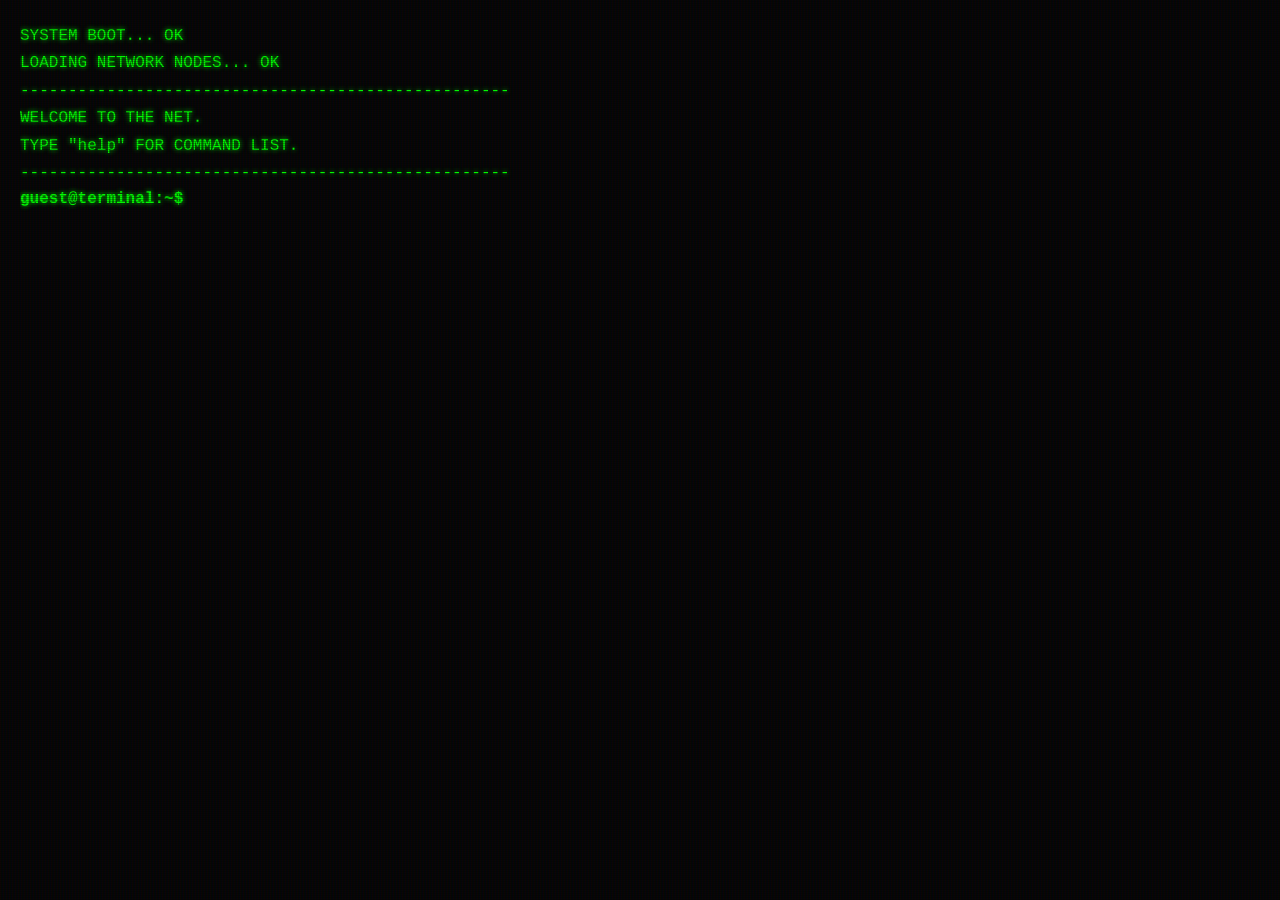
<file: hackpass/play.html>
<!DOCTYPE html>
<html lang="ja">
<head>
    <meta charset="UTF-8">
    <meta name="viewport" content="width=device-width, initial-scale=1.0">
    <title>HACKER TERMINAL V2</title>
    <style>
        body {
            background-color: #050505;
            color: #0f0;
            font-family: 'Courier New', Courier, monospace;
            margin: 0;
            padding: 20px;
            overflow: hidden;
            text-shadow: 0 0 5px #0f0;
            height: 100vh;
            box-sizing: border-box;
            display: flex;
            flex-direction: column;
        }
        body::after {
            content: " ";
            display: block;
            position: absolute;
            top: 0;
            left: 0;
            bottom: 0;
            right: 0;
            background: linear-gradient(rgba(18, 16, 16, 0) 50%, rgba(0, 0, 0, 0.25) 50%), linear-gradient(90deg, rgba(255, 0, 0, 0.06), rgba(0, 255, 0, 0.02), rgba(0, 0, 255, 0.06));
            z-index: 2;
            background-size: 100% 2px, 3px 100%;
            pointer-events: none;
        }

        #terminal-window {
            flex-grow: 1;
            overflow-y: auto;
            padding-bottom: 20px;
            position: relative;
            z-index: 1;
        }

        .line {
            margin: 5px 0;
            white-space: pre-wrap;
            line-height: 1.4;
        }

        .prompt {
            color: #0f0;
            font-weight: bold;
            margin-right: 10px;
        }

        .input-line {
            display: flex;
            align-items: center;
        }

        input[type="text"] {
            background: transparent;
            border: none;
            color: #0f0;
            font-family: 'Courier New', Courier, monospace;
            font-size: 16px;
            flex-grow: 1;
            outline: none;
            text-shadow: 0 0 5px #0f0;
            caret-color: #0f0;
        }
        #editor-overlay {
            display: none;
            position: fixed;
            top: 50%;
            left: 50%;
            transform: translate(-50%, -50%);
            width: 80%;
            height: 70%;
            background-color: #001100;
            border: 2px solid #0f0;
            box-shadow: 0 0 20px #0f0;
            z-index: 10;
            padding: 20px;
            flex-direction: column;
        }

        #editor-title {
            margin-top: 0;
            border-bottom: 1px dashed #0f0;
            padding-bottom: 10px;
        }

        textarea {
            background-color: #000;
            color: #eee;
            font-family: 'Courier New', Courier, monospace;
            flex-grow: 1;
            border: 1px solid #333;
            padding: 10px;
            margin: 10px 0;
            resize: none;
        }

        button {
            background-color: #003300;
            color: #0f0;
            border: 1px solid #0f0;
            padding: 10px 20px;
            cursor: pointer;
            font-family: 'Courier New', Courier, monospace;
            font-weight: bold;
            transition: 0.3s;
            align-self: flex-end;
        }

        button:hover {
            background-color: #0f0;
            color: #000;
        }

        .status-open { color: #0ff; }
        .status-close { color: #f00; }
        .system-msg { color: #ff0; }
        .warning-msg { color: #f00; font-weight: bold; }
        .code-block { color: #ccc; margin-left: 20px; border-left: 2px solid #0f0; padding-left: 10px; }

    </style>
</head>
<body>

    <div id="terminal-window">
        <div class="line">SYSTEM BOOT... OK</div>
        <div class="line">LOADING NETWORK NODES... OK</div>
        <div class="line">---------------------------------------------------</div>
        <div class="line">WELCOME TO THE NET.</div>
        <div class="line">TYPE "help" FOR COMMAND LIST.</div>
        <div class="line">---------------------------------------------------</div>
        <div id="history"></div>
        
        <div class="input-line">
            <span class="prompt" id="prompt-label">guest@terminal:~$</span>
            <input type="text" id="command-input" autocomplete="off" autofocus>
        </div>
    </div>

    <div id="editor-overlay">
        <h3 id="editor-title">CREATING SECURITY PROTOCOL FOR: <span id="target-name"></span></h3>
        <p style="font-size: 0.8em; color: #aaa;">
            // Write JavaScript logic to validate password.<br>
            // Variable 'p' contains the user input password.<br>
            // Return true to unlock, false to deny.
        </p>
        <textarea id="code-editor" spellcheck="false"></textarea>
        <button id="save-btn">SAVE PROTOCOL</button>
    </div>

    <script>
        /* * -------------------------------------------------------------
         * HACKER CHALLENGE: SOURCE CODE AREA
         * -------------------------------------------------------------
         */

        const HARDCODED_NODES = {
            "ALPHA": { password: "apple", status: "close" },
            "OMEGA": { password: "toor", status: "close" }
        };

        /* ------------------------------------------------------------- */

        // State Management
        const STORAGE_KEY = "hacker_terminal_v2";
        let state = {
            nodes: {}, 
            customLogic: {} 
        };

        // Runtime variables
        let inputMode = "command"; // 'command', 'password', 'confirm'
        let currentConnectTarget = null;
        let pendingAction = null; // { type: 'delete_all' | 'delete_node', target: name }
        
        // DOM Elements
        const historyDiv = document.getElementById('history');
        const inputField = document.getElementById('command-input');
        const promptLabel = document.getElementById('prompt-label');
        const editorOverlay = document.getElementById('editor-overlay');
        const editorTitleName = document.getElementById('target-name');
        const codeEditor = document.getElementById('code-editor');
        const saveBtn = document.getElementById('save-btn');
        const terminalWindow = document.getElementById('terminal-window');

        // --- INITIALIZATION ---
        function init() {
            const savedData = localStorage.getItem(STORAGE_KEY);
            if (savedData) {
                state = JSON.parse(savedData);
                // Merge hardcoded nodes to ensure they exist
                for (let key in HARDCODED_NODES) {
                    if (!state.nodes[key]) {
                        state.nodes[key] = { status: "close", type: "default" };
                    }
                }
            } else {
                // First run
                for (let key in HARDCODED_NODES) {
                    state.nodes[key] = { status: "close", type: "default" };
                }
                saveState();
            }
            
            inputField.focus();
            window.scrollTo(0, document.body.scrollHeight);
        }

        function saveState() {
            localStorage.setItem(STORAGE_KEY, JSON.stringify(state));
        }

        function appendLine(text, className = "") {
            const div = document.createElement('div');
            div.className = "line " + className;
            div.textContent = text;
            historyDiv.appendChild(div);
            terminalWindow.scrollTop = terminalWindow.scrollHeight;
        }

        // --- INPUT HANDLING ---
        inputField.addEventListener('keydown', function(e) {
            if (e.key === 'Enter') {
                const val = inputField.value.trim();
                
                if (inputMode === "command") {
                    appendLine("guest@terminal:~$ " + val);
                    processCommand(val);
                } else if (inputMode === "password") {
                    appendLine("Password: " + "*".repeat(val.length)); 
                    verifyPassword(val);
                } else if (inputMode === "confirm") {
                    appendLine(val);
                    processConfirmation(val);
                }
                
                inputField.value = '';
            }
        });

        document.addEventListener('click', () => {
            if (editorOverlay.style.display !== 'flex') {
                inputField.focus();
            }
        });

        // --- COMMAND PROCESSOR ---
        function processCommand(cmdStr) {
            if (!cmdStr) return;
            const parts = cmdStr.split(/\s+/);
            const cmd = parts[0].toLowerCase();
            const arg = parts[1];

            switch (cmd) {
                case 'scan':
                    cmdScan();
                    break;
                case 'connect':
                    if (!arg) appendLine("Usage: connect [name]", "system-msg");
                    else cmdConnect(arg);
                    break;
                case 'close':
                    if (!arg) appendLine("Usage: close [name]", "system-msg");
                    else cmdClose(arg);
                    break;
                case 'open':
                    if (!arg) appendLine("Usage: open [name]", "system-msg");
                    else cmdOpenEditor(arg);
                    break;
                case 'delete':
                    cmdDelete(arg);
                    break;
                case 'view':
                    if (!arg) appendLine("Usage: view [name]", "system-msg");
                    else cmdView(arg);
                    break;
                case 'help':
                    showHelp();
                    break;
                case 'clear':
                    historyDiv.innerHTML = '';
                    break;
                default:
                    appendLine("Command not found: " + cmd);
            }
        }

        function showHelp() {
            appendLine("AVAILABLE COMMANDS:", "system-msg");
            appendLine("  scan            : List all nodes.");
            appendLine("  connect [name]  : Login to a node.");
            appendLine("  close [name]    : Lock a node.");
            appendLine("  open [name]     : Create/Edit node.");
            appendLine("  view [name]     : View node source code (OPEN nodes only).");
            appendLine("  delete [name]   : Delete a node (Must be OPEN).");
            appendLine("  delete          : Delete ALL data and reset.");
        }

        // --- LOGIC FUNCTIONS ---

        function cmdScan() {
            appendLine("SCANNING NETWORK...", "system-msg");
            const keys = Object.keys(state.nodes);
            if (keys.length === 0) {
                appendLine("No nodes found.");
            } else {
                keys.forEach(name => {
                    const status = state.nodes[name].status;
                    const statusClass = status === 'open' ? 'status-open' : 'status-close';
                    appendLine(`${name} : ${status}`, statusClass);
                });
            }
        }

        function cmdConnect(name) {
            name = name.toUpperCase();
            if (!state.nodes[name]) {
                appendLine(`Error: Node [${name}] does not exist.`);
                return;
            }
            if (state.nodes[name].status === "open") {
                appendLine(`[${name}] is already OPEN. Access granted.`);
                return;
            }
            currentConnectTarget = name;
            inputMode = "password";
            promptLabel.textContent = `Password for ${name}:`;
            inputField.setAttribute("type", "password");
        }

        function cmdClose(name) {
            name = name.toUpperCase();
            if (state.nodes[name]) {
                state.nodes[name].status = "close";
                saveState();
                appendLine(`Connection to [${name}] closed.`);
            } else {
                appendLine(`Error: Node [${name}] not found.`);
            }
        }

        function cmdDelete(name) {
            if (!name) {
                // Delete ALL
                inputMode = "confirm";
                pendingAction = { type: 'delete_all' };
                promptLabel.textContent = "ERASE ALL DATA? (y/n):";
                appendLine("WARNING: THIS WILL RESET THE SYSTEM.", "warning-msg");
            } else {
                // Delete Node
                name = name.toUpperCase();
                if (!state.nodes[name]) {
                    appendLine(`Error: Node [${name}] does not exist.`);
                    return;
                }
                
                // Check if OPEN
                if (state.nodes[name].status !== 'open') {
                    appendLine(`Error: Node [${name}] is LOCKED. Cannot delete.`, "status-close");
                    appendLine(`Hint: Connect and unlock the node first.`);
                    return;
                }

                inputMode = "confirm";
                pendingAction = { type: 'delete_node', target: name };
                promptLabel.textContent = `DELETE [${name}]? (y/n):`;
                appendLine(`WARNING: Deleting node [${name}].`, "warning-msg");
            }
        }

        function processConfirmation(val) {
            val = val.toLowerCase();
            if (val === 'y' || val === 'yes') {
                if (pendingAction.type === 'delete_all') {
                    localStorage.removeItem(STORAGE_KEY);
                    appendLine("SYSTEM RESETTING...", "status-open");
                    setTimeout(() => location.reload(), 1000);
                    return;
                } else if (pendingAction.type === 'delete_node') {
                    const target = pendingAction.target;
                    delete state.nodes[target];
                    delete state.customLogic[target];
                    saveState();
                    appendLine(`Node [${target}] deleted.`, "status-open");
                }
            } else {
                appendLine("Action cancelled.");
            }
            
            // Reset input
            resetInputMode();
        }

        function cmdView(name) {
            name = name.toUpperCase();
            if (!state.nodes[name]) {
                appendLine(`Error: Node [${name}] does not exist.`);
                return;
            }
            
            // Check if trying to view system nodes (Alpha/Omega)
            if (state.nodes[name].type === 'default') {
                appendLine(`Error: Source code for [${name}] is ENCRYPTED/PROTECTED.`, "status-close");
                return;
            }

            const logic = state.customLogic[name];
            if (logic) {
                appendLine(`Source code for [${name}]:`, "system-msg");
                appendLine(logic, "code-block");
            } else {
                appendLine(`Error: No custom logic found for [${name}].`);
            }
        }

        function verifyPassword(password) {
            const name = currentConnectTarget;
            let isAuthenticated = false;
            const nodeData = state.nodes[name];

            try {
                if (nodeData.type === "default") {
                    if (HARDCODED_NODES[name] && HARDCODED_NODES[name].password === password) {
                        isAuthenticated = true;
                    }
                } else if (nodeData.type === "custom") {
                    const logicStr = state.customLogic[name];
                    if (logicStr) {
                        const checkFunc = new Function('p', logicStr);
                        isAuthenticated = checkFunc(password);
                    } else {
                        isAuthenticated = (password === "admin"); 
                    }
                }
            } catch (e) {
                appendLine("System Error: " + e.message, "status-close");
                resetInputMode();
                return;
            }

            if (isAuthenticated) {
                appendLine(`ACCESS GRANTED: [${name}]`, "status-open");
                state.nodes[name].status = "open";
                saveState();
            } else {
                appendLine(`ACCESS DENIED.`, "status-close");
            }

            resetInputMode();
        }

        function resetInputMode() {
            inputMode = "command";
            currentConnectTarget = null;
            pendingAction = null;
            promptLabel.textContent = "guest@terminal:~$";
            inputField.setAttribute("type", "text");
            inputField.focus();
        }

        // --- EDITOR LOGIC ---

        let editingTargetName = "";

        function cmdOpenEditor(name) {
            name = name.toUpperCase();
            editingTargetName = name;
            editorTitleName.textContent = name;
            
            if (state.nodes[name] && state.customLogic[name]) {
                codeEditor.value = state.customLogic[name];
            } else {
                codeEditor.value = "// Logic for " + name + "\nif (p === 'secret') return true;\nreturn false;";
            }

            editorOverlay.style.display = 'flex';
            codeEditor.focus();
        }

        saveBtn.addEventListener('click', () => {
            const name = editingTargetName;
            const logic = codeEditor.value;

            state.nodes[name] = { status: "close", type: "custom" };
            state.customLogic[name] = logic;
            saveState();

            editorOverlay.style.display = 'none';
            appendLine(`Security protocol for [${name}] updated.`);
            inputField.focus();
        });

        // Start
        init();
    </script>
</body>
</html>
</file>
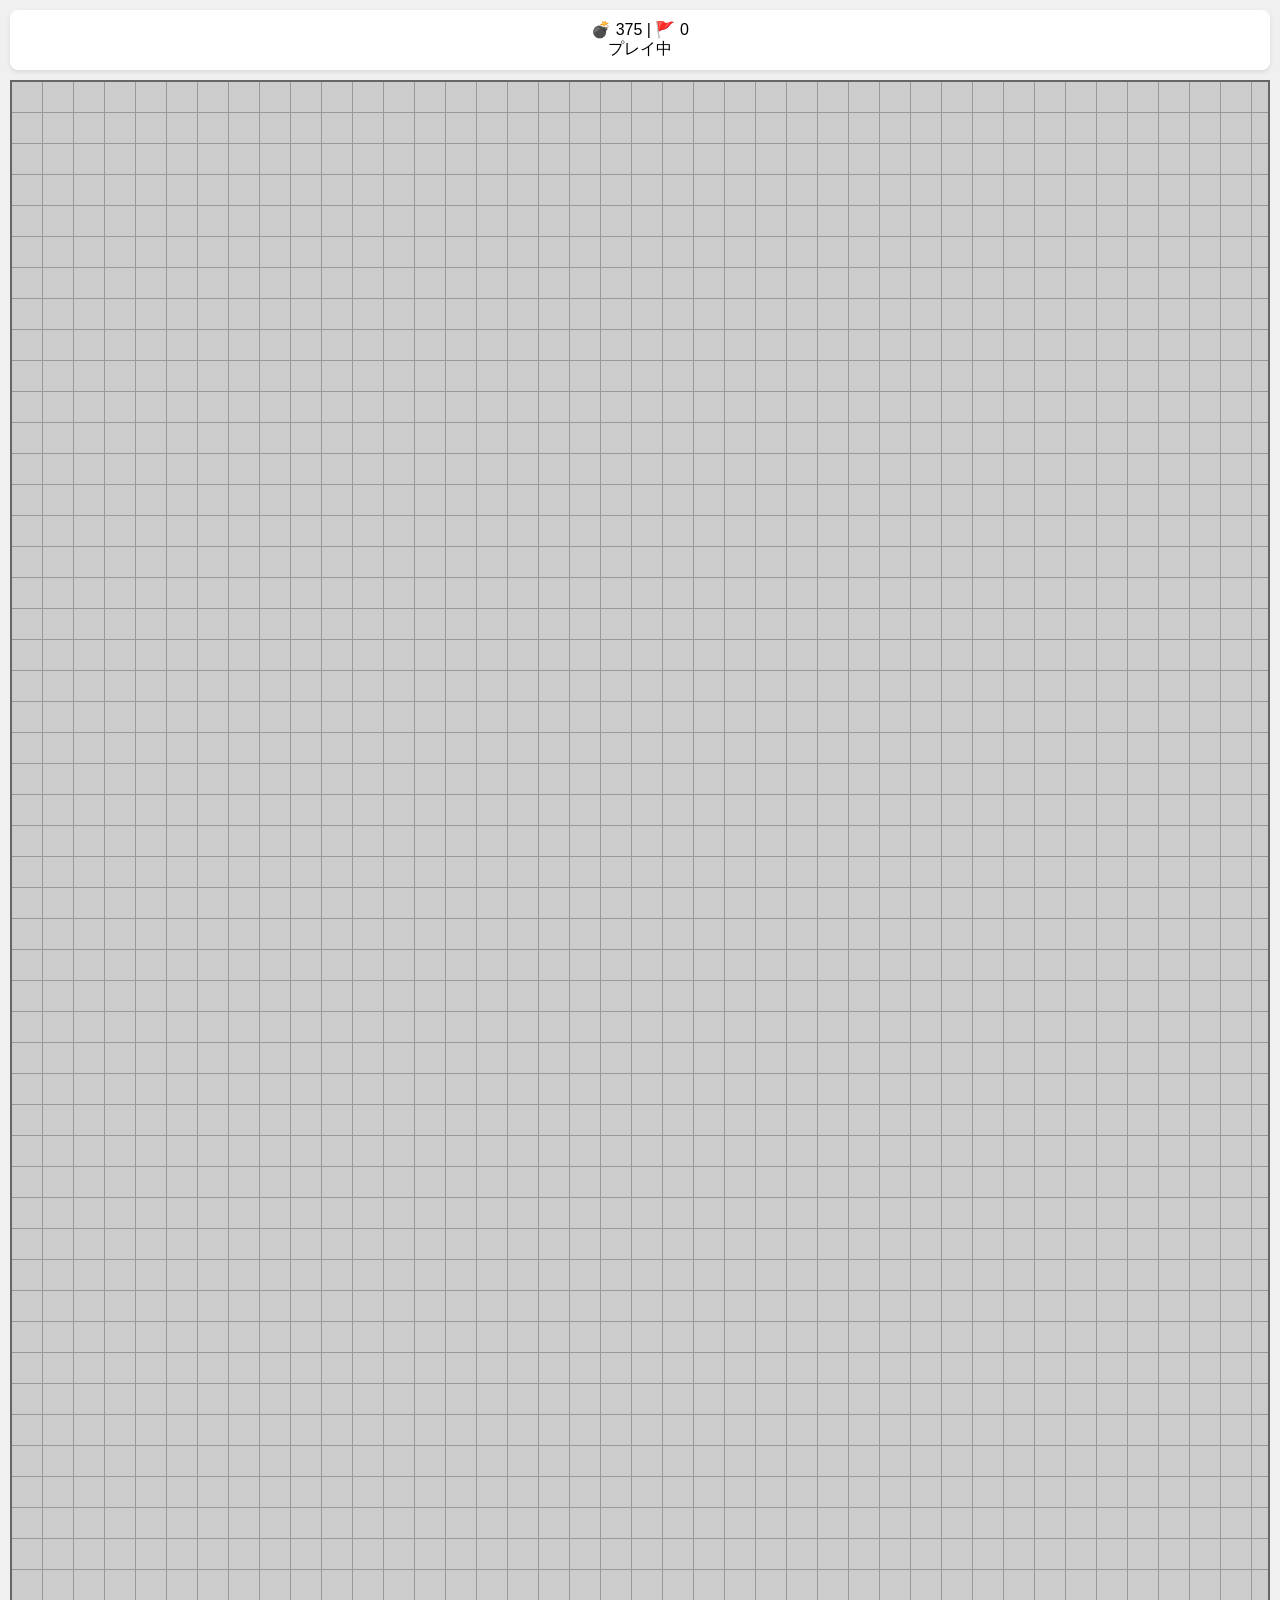
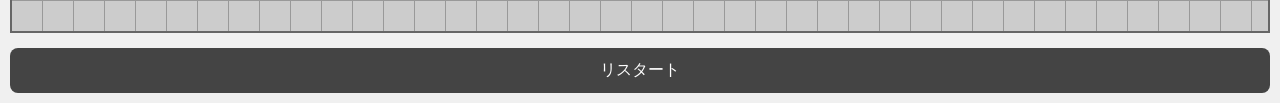
<file: minesweeper/play.html>
<!DOCTYPE html>
<html lang="ja">
<head>
    <meta charset="UTF-8">
    <meta name="viewport" content="width=device-width, initial-scale=1.0, maximum-scale=1.0, user-scalable=no">
    <title>マインスイーパー</title>
    <style>
        body { font-family: sans-serif; touch-action: manipulation; background-color: #f0f0f0; margin: 0; padding: 10px; }
        
        #status {
            text-align: center;
            font-size: 16px;
            margin-bottom: 10px;
            background: #fff;
            padding: 10px;
            border-radius: 8px;
            box-shadow: 0 2px 4px rgba(0,0,0,0.1);
        }

        #gameContainer {
            overflow: auto;
            max-width: 100%;
            border: 2px solid #666;
            margin-bottom: 15px;
        }

        #gameBoard {
            display: grid;
            margin: 0 auto;
            user-select: none;
            -webkit-user-select: none;
            background-color: #999;
            gap: 1px;
        }

        .cell {
            width: 30px;
            height: 30px;
            background-color: #ccc;
            display: flex;
            justify-content: center;
            align-items: center;
            font-weight: bold;
            font-size: 16px;
            cursor: pointer;
        }

        .revealed { background-color: #eee; cursor: default; }
        .bomb { background-color: #f00; color: #fff; }
        .flag { background-color: #f90; color: #fff; }

        .n1 { color: blue; } .n2 { color: green; } .n3 { color: red; }
        .n4 { color: navy; } .n5 { color: brown; }

        #actionMenu {
            position: absolute;
            display: none;
            flex-direction: row;
            gap: 10px;
            z-index: 100;
            background: rgba(0,0,0,0.8);
            padding: 10px;
            border-radius: 20px;
            pointer-events: auto;
        }

        .action-btn {
            width: 45px;
            height: 45px;
            border-radius: 50%;
            border: none;
            font-size: 20px;
            color: white;
            display: flex;
            justify-content: center;
            align-items: center;
            box-shadow: 0 2px 5px rgba(0,0,0,0.3);
        }
        .btn-dig { background-color: #4CAF50; }
        .btn-flag { background-color: #FF9800; }

        button#restart {
            display: block;
            width: 100%;
            padding: 12px;
            font-size: 16px;
            background: #444;
            color: white;
            border: none;
            border-radius: 8px;
        }
    </style>
</head>
<body>

    <div id="status">
        💣 <span id="bombCount"></span> | 🚩 <span id="flagCount">0</span><br>
        <span id="message">プレイ中</span>
    </div>

    <div id="gameContainer">
        <div id="gameBoard"></div>
    </div>

    <button id="restart" onclick="initGame()">リスタート</button>

    <div id="actionMenu">
        <button class="action-btn btn-dig" id="digBtn">⛏️</button>
        <button class="action-btn btn-flag" id="flagBtn">🚩</button>
    </div>

    <script>
        const ROWS = 50;
        const COLS = 50;
        const BOMB_RATIO = 0.15; // 爆弾の割合

        let board = [];
        let isGameOver = false;
        let bombs = 0;
        let flagsPlaced = 0;
        let cellsToReveal;
        let selectedCell = null; // 現在メニューを開いているセル

        const gameBoardEl = document.getElementById('gameBoard');
        const bombCountEl = document.getElementById('bombCount');
        const flagCountEl = document.getElementById('flagCount');
        const messageEl = document.getElementById('message');
        const actionMenu = document.getElementById('actionMenu');

        gameBoardEl.style.gridTemplateColumns = `repeat(${COLS}, 30px)`;

        function initGame() {
            isGameOver = false;
            board = [];
            gameBoardEl.innerHTML = '';
            flagsPlaced = 0;
            closeMenu();
            setupBoard();
            calculateNumbers();
            renderBoard();
            updateStatus();
            messageEl.textContent = 'プレイ中';
        }

        function setupBoard() {
            const totalCells = ROWS * COLS;
            bombs = Math.floor(totalCells * BOMB_RATIO);
            cellsToReveal = totalCells - bombs;
            for (let r = 0; r < ROWS; r++) {
                board[r] = [];
                for (let c = 0; c < COLS; c++) {
                    board[r][c] = { isBomb: false, isRevealed: false, isFlagged: false, neighborBombs: 0 };
                }
            }
            let placed = 0;
            while (placed < bombs) {
                const r = Math.floor(Math.random() * ROWS);
                const c = Math.floor(Math.random() * COLS);
                if (!board[r][c].isBomb) {
                    board[r][c].isBomb = true;
                    placed++;
                }
            }
        }

        function calculateNumbers() {
            for (let r = 0; r < ROWS; r++) {
                for (let c = 0; c < COLS; c++) {
                    if (board[r][c].isBomb) continue;
                    let count = 0;
                    for (let dr = -1; dr <= 1; dr++) {
                        for (let dc = -1; dc <= 1; dc++) {
                            const nr = r + dr, nc = c + dc;
                            if (nr >= 0 && nr < ROWS && nc >= 0 && nc < COLS && board[nr][nc].isBomb) count++;
                        }
                    }
                    board[r][c].neighborBombs = count;
                }
            }
        }

        function renderBoard() {
            for (let r = 0; r < ROWS; r++) {
                for (let c = 0; c < COLS; c++) {
                    const cellEl = document.createElement('div');
                    cellEl.classList.add('cell');
                    cellEl.id = `cell-${r}-${c}`;
                    // モバイル用：タップでメニューを表示
                    cellEl.addEventListener('click', (e) => showActionMenu(e, r, c));
                    gameBoardEl.appendChild(cellEl);
                }
            }
        }

        // --- モバイル用メニュー制御 ---
        function showActionMenu(e, r, c) {
            if (isGameOver || board[r][c].isRevealed) return;
            
            selectedCell = { r, c };
            actionMenu.style.display = 'flex';
            
            // メニューの位置調整（タップした場所の近く）
            const menuWidth = 110; 
            let posX = e.pageX - menuWidth / 2;
            let posY = e.pageY - 70;

            actionMenu.style.left = `${posX}px`;
            actionMenu.style.top = `${posY}px`;
            
            e.stopPropagation();
        }

        function closeMenu() {
            actionMenu.style.display = 'none';
            selectedCell = null;
        }

        // メニュー外をタップしたら閉じる
        document.addEventListener('click', closeMenu);

        document.getElementById('digBtn').addEventListener('click', (e) => {
            if (selectedCell) handleClick(selectedCell.r, selectedCell.c);
            closeMenu();
            e.stopPropagation();
        });

        document.getElementById('flagBtn').addEventListener('click', (e) => {
            if (selectedCell) handleRightClick(selectedCell.r, selectedCell.c);
            closeMenu();
            e.stopPropagation();
        });

        // --- ゲームロジック ---
        function handleClick(r, c) {
            if (isGameOver || board[r][c].isRevealed || board[r][c].isFlagged) return;
            const cell = board[r][c];
            cell.isRevealed = true;
            if (cell.isBomb) {
                gameOver(false);
            } else {
                cellsToReveal--;
                if (cell.neighborBombs === 0) revealEmptyCells(r, c);
                checkWin();
            }
            updateCellUI(r, c);
        }

        function handleRightClick(r, c) {
            if (isGameOver || board[r][c].isRevealed) return;
            const cell = board[r][c];
            cell.isFlagged = !cell.isFlagged;
            flagsPlaced += cell.isFlagged ? 1 : -1;
            updateCellUI(r, c);
            updateStatus();
        }

        function revealEmptyCells(r, c) {
            for (let dr = -1; dr <= 1; dr++) {
                for (let dc = -1; dc <= 1; dc++) {
                    const nr = r + dr, nc = c + dc;
                    if (nr >= 0 && nr < ROWS && nc >= 0 && nc < COLS) {
                        const neighbor = board[nr][nc];
                        if (!neighbor.isRevealed && !neighbor.isFlagged) {
                            neighbor.isRevealed = true;
                            cellsToReveal--;
                            updateCellUI(nr, nc);
                            if (neighbor.neighborBombs === 0) revealEmptyCells(nr, nc);
                        }
                    }
                }
            }
        }

        function updateCellUI(r, c) {
            const cell = board[r][c];
            const cellEl = document.getElementById(`cell-${r}-${c}`);
            cellEl.className = 'cell' + (cell.isRevealed ? ' revealed' : '') + (cell.isFlagged ? ' flag' : '');
            
            if (cell.isRevealed) {
                if (cell.isBomb) {
                    cellEl.classList.add('bomb');
                    cellEl.textContent = '💣';
                } else {
                    cellEl.textContent = cell.neighborBombs > 0 ? cell.neighborBombs : '';
                    if (cell.neighborBombs > 0) cellEl.classList.add(`n${cell.neighborBombs}`);
                }
            } else {
                cellEl.textContent = cell.isFlagged ? '🚩' : '';
            }
        }

        function updateStatus() {
            bombCountEl.textContent = bombs;
            flagCountEl.textContent = flagsPlaced;
        }

        function checkWin() {
            if (cellsToReveal === 0) gameOver(true);
        }

        function gameOver(isWin) {
            isGameOver = true;
            messageEl.textContent = isWin ? '🎉 勝利！ 🎉' : '💥 ゲームオーバー 💥';
            if (!isWin) {
                for (let r = 0; r < ROWS; r++) {
                    for (let c = 0; c < COLS; c++) {
                        if (board[r][c].isBomb) updateCellUI(r, c);
                    }
                }
            }
        }
        initGame();
    </script>
</body>
</html>
</file>
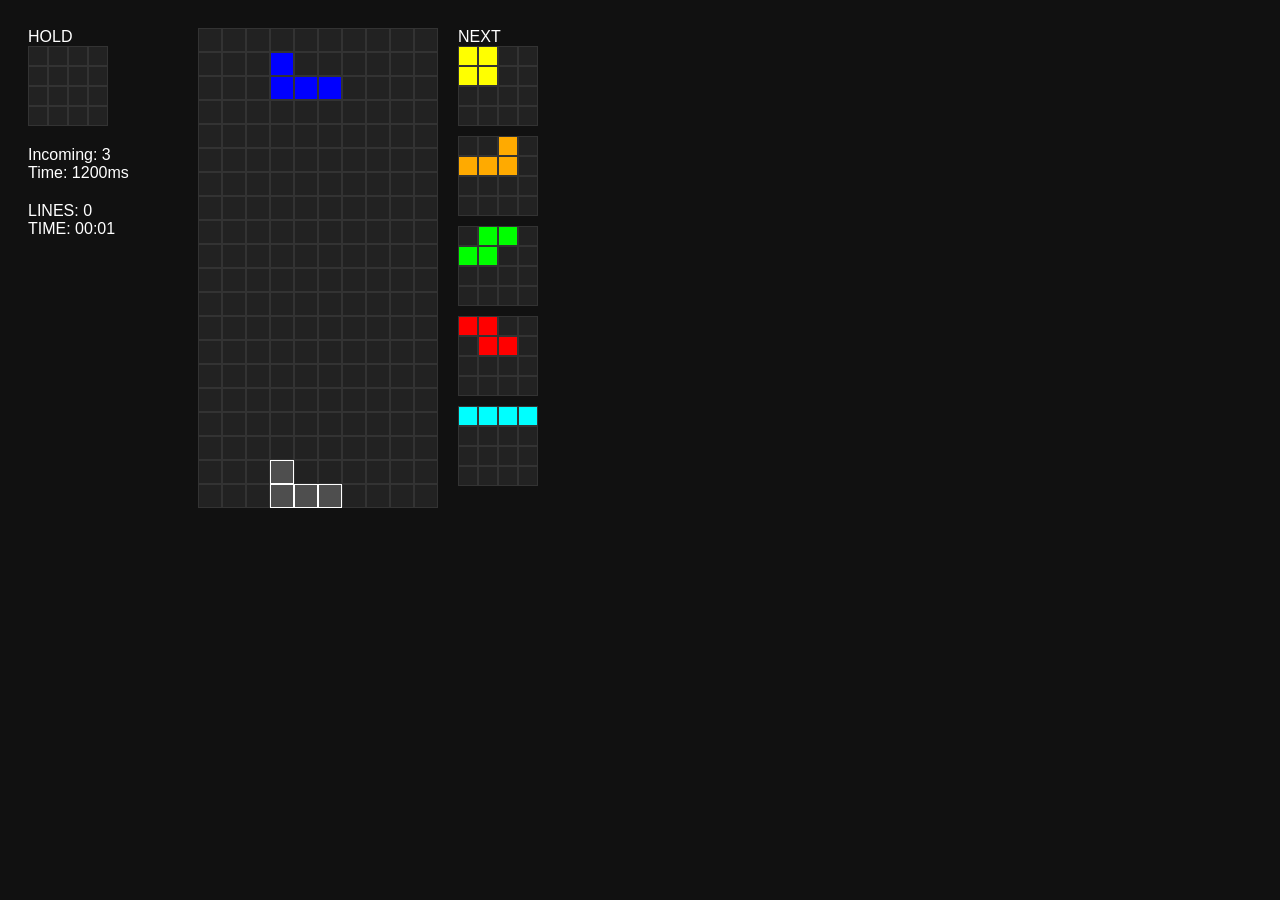
<file: tetris/play.html>
<!DOCTYPE html>
<html lang="ja">
<head>
<meta charset="UTF-8" />
<title>Inline Tetris</title>
<style>
  body { background: #111; color: #fff; display: flex; gap: 20px; padding: 20px; font-family: sans-serif; }
  #game { display: grid; grid-template-rows: repeat(20, 24px); grid-template-columns: repeat(10, 24px); background:#222; }
  .cell { width:24px; height:24px; box-sizing:border-box; border:1px solid #333; }
  .ghost { 
    background: rgba(255, 255, 255, 0.2) !important;
    border: 1px solid #fff !important;
  }
  
  #hold, .next-box {
  width: 80px;
  height: 80px;
  background:#222;
  display:grid;
  grid-template: repeat(4,20px) / repeat(4,20px);
  margin-bottom: 10px;
  }
  .mini {
  width:20px;
  height:20px;
  border:1px solid #333;
  box-sizing:border-box;
  }

  #leftPanel { width: 150px; }
  #nextPanel { width: 150px; }

  #garbageInfo { margin-top: 20px; }

  /* ★変更: リザルト画面のスタイルを修正 */
  #resultOverlay {
    position: fixed;
    top: 0;
    left: 0;
    width: 100%;
    height: 100vh; /* 画面の高さ全体を占める */
    background: rgba(0, 0, 0, 0.8);
    display: none; /* 初期状態では非表示 */
    flex-direction: column;
    justify-content: center;
    align-items: center;
    z-index: 1000;
  }
  #resultBox {
    background: #333;
    padding: 30px;
    border-radius: 10px;
    width: 80%;
    max-width: 600px;
    /* ★追加: ボックスの最大高さを設定し、オーバーフロー時にスクロールを許可 */
    max-height: 90vh; 
    overflow-y: auto; 
  }
  #rankingTable {
    width: 100%;
    border-collapse: collapse;
    margin-top: 15px;
  }
  #rankingTable th, #rankingTable td {
    padding: 8px;
    border: 1px solid #555;
    text-align: left;
  }
  #rankingTable th {
    background-color: #444;
  }
  #nameInput {
    width: 100px;
    padding: 5px;
    margin: 5px;
  }
</style>
</head>
<body>

<div id="leftPanel">
  <div>HOLD</div>
  <div id="hold"></div>

  <input type="hidden" id="freqSlider" value="20" />

  <div id="garbageInfo">
    <div>Incoming: <span id="incomingNum">0</span></div>
    <div>Time: <span id="incomingTime">0</span>ms</div>
  </div>

  <div style="margin-top:20px;">
    <div>LINES: <span id="linesCount">0</span></div>
    <div>TIME: <span id="timerDisplay">00:00</span></div>
  </div>
</div>

<div id="game"></div>

<div id="nextPanel">
  <div>NEXT</div>
  <div id="next1" class="next-box"></div>
  <div id="next2" class="next-box"></div>
  <div id="next3" class="next-box"></div>
  <div id="next4" class="next-box"></div>
  <div id="next5" class="next-box"></div>
</div>

<div id="resultOverlay">
  <div id="resultBox">
    <h2>GAME OVER</h2>
    <h3>Your Score:</h3>
    <div>LINES Cleared: <span id="finalLines">0</span></div>
    <div>Time Elapsed: <span id="finalTime">00:00</span></div>

    <h3 style="margin-top: 20px;">Ranking Registration</h3>
    <p>Enter your name (up to 10 chars):</p>
    <input type="text" id="nameInput" maxlength="10" placeholder="Name">
    <button onclick="registerScore()">Submit</button>

    <h3 style="margin-top: 20px;">TOP 15 RANKING</h3>
    <table id="rankingTable">
      <thead>
        <tr>
          <th>Rank</th>
          <th>Name</th>
          <th>Lines</th>
          <th>Time</th>
        </tr>
      </thead>
      <tbody id="rankingBody">
      </tbody>
    </table>

    <button style="margin-top: 30px; padding: 10px 20px;" onclick="window.location.reload()">Play Again</button>
  </div>
</div>

<script>
// ====== 基本設定 ======
const ROW = 20, COL = 10;
const game = document.getElementById("game");
const holdBox = document.getElementById("hold");

let linesCleared = 0;
let startTime = Date.now();
let timerInterval;

// グリッド生成
let field = Array.from({length:ROW},()=>Array(COL).fill(0));
for(let r=0;r<ROW;r++){
  for(let c=0;c<COL;c++){
    const div=document.createElement("div");
    div.className="cell";
    div.id=`cell-${r}-${c}`;
    game.appendChild(div);
  }
}

// テトリミノ形
const TETROS = {
  I: [[1,1,1,1]],
  O: [[1,1],[1,1]],
  T: [[1,1,1],[0,1,0]],
  S: [[0,1,1],[1,1,0]],
  Z: [[1,1,0],[0,1,1]],
  J: [[1,0,0],[1,1,1]],
  L: [[0,0,1],[1,1,1]]
};
const COLORS = {I:"#0ff",O:"#ff0",T:"#a0f",S:"#0f0",Z:"#f00",J:"#00f",L:"#fa0"};

// 7種バッグ
let bag = [];
function refillBag(){
  bag = Object.keys(TETROS).sort(()=>Math.random()-0.5);
}
function nextTetro(){
  if(bag.length===0) refillBag();
  const type = bag.pop();
  return { type, shape: TETROS[type].map(r=>[...r]), row:0, col:3 };
}

let cur = nextTetro();
let nextQueue = [nextTetro(), nextTetro(), nextTetro(), nextTetro(), nextTetro()];
let hold = null;
let holdUsed = false;

// ====== 回転 ======
function rotate(shape, dir){
  const N = shape.length;
  const M = shape[0].length;
  let res = Array.from({length:M},()=>Array(N).fill(0));
  for(let r=0;r<N;r++) for(let c=0;c<M;c++){
    if(dir>0) res[c][N-1-r] = shape[r][c];
    else res[M-1-c][r] = shape[r][c];
  }
  return res;
}

// ====== 衝突判定 ======
function collision(t){
  const sh=t.shape;
  for(let r=0;r<sh.length;r++) for(let c=0;c<sh[0].length;c++){
    if(!sh[r][c]) continue;
    let nr = t.row+r;
    let nc = t.col+c;
    // 範囲外チェックと固定ブロックチェック
    if(nr<0||nr>=ROW||nc<0||nc>=COL || field[nr][nc]) return true;
  }
  return false;
}

// ====== ゴーストテトリミノの着地地点を計算 ======
function getGhostRow(t){
  let ghostRow = t.row;
  while(!collision({...t, row: ghostRow + 1})) {
    ghostRow++;
  }
  return ghostRow;
}


// ====== 描画 ======
function draw(){
  // 描画前にすべてのセルから ghost クラスを削除
  for(let r=0;r<ROW;r++) for(let c=0;c<COL;c++){
    const cell=document.getElementById(`cell-${r}-${c}`);
    cell.className="cell"; // 元のクラス名に戻す
    cell.style.background = field[r][c] || "#222"; // フィールドの色を再設定
  }

  // ゴーストテトリミノを描画
  const ghostRow = getGhostRow(cur);
  for(let r=0;r<cur.shape.length;r++) for(let c=0;c<cur.shape[0].length;c++){
    if(cur.shape[r][c]){
      const cell=document.getElementById(`cell-${ghostRow+r}-${cur.col+c}`);
      if(cur.row+r !== ghostRow+r || cur.col+c !== cur.col+c){ 
          cell.classList.add("ghost");
      }
    }
  }

  // 現在ミノを描画
  for(let r=0;r<cur.shape.length;r++) for(let c=0;c<cur.shape[0].length;c++){
    if(cur.shape[r][c]){
      const cell=document.getElementById(`cell-${cur.row+r}-${cur.col+c}`);
      cell.classList.remove("ghost");
      cell.style.background = COLORS[cur.type];
    }
  }

  drawHold();
  drawNext();
  drawGarbageInfo();
  document.getElementById("linesCount").textContent = linesCleared;
}

// HOLD描画
function drawHold(){
  holdBox.innerHTML="";
  for(let i=0;i<16;i++){
    const d=document.createElement("div"); d.className="mini";
    holdBox.appendChild(d);
  }
  if(!hold) return;
  const sh=hold.shape;
  for(let r=0;r<sh.length;r++) for(let c=0;c<sh[0].length;c++){
    if(sh[r][c]){
      const idx = r*4+c;
      holdBox.children[idx].style.background = COLORS[hold.type];
    }
  }
}

// NEXT(5枠)描画
function drawNext(){
  for(let i=0;i<5;i++){
    const box = document.getElementById("next"+(i+1));
    box.innerHTML="";
    for(let j=0;j<16;j++){
      const d=document.createElement("div"); d.className="mini";
      box.appendChild(d);
    }
    const n = nextQueue[i];
    const sh = n.shape;
    for(let r=0;r<sh.length;r++) for(let c=0;c<sh[0].length;c++){
      if(sh[r][c]){
        const idx=r*4+c;
        box.children[idx].style.background = COLORS[n.type];
      }
    }
  }
}

// ====== 固定 ======
function lock(){
  const sh=cur.shape;
  for(let r=0;r<sh.length;r++) for(let c=0;c<sh[0].length;c++){
    if(sh[r][c]) field[cur.row+r][cur.col+c] = COLORS[cur.type];
  }
  lineClear();
  cur = nextQueue.shift();
  nextQueue.push(nextTetro());
  holdUsed = false;
  if(collision(cur)){
    gameOver();
  }
}

function lineClear(){
  let clearedRows = 0; 
  for(let r=ROW-1;r>=0;r--){
    if(field[r].every(v=>v)){ 
      field.splice(r,1); 
      field.unshift(Array(COL).fill(0)); 
      r++; 
      clearedRows++; 
    }
  }
  linesCleared += clearedRows; 
}

// ====== ホールド ======
function doHold(){
  if(holdUsed) return;
  if(!hold){
    hold = {type:cur.type, shape:TETROS[cur.type].map(r=>[...r])};
    cur = nextQueue.shift();
    nextQueue.push(nextTetro());
  } else {
    const tmp={type:cur.type, shape:cur.shape};
    cur = {type:hold.type, shape:hold.shape.map(r=>[...r]), row:0, col:3};
    hold = {type:tmp.type, shape:TETROS[tmp.type].map(r=>[...r])};
  }
  cur.row=0; cur.col=3;
  holdUsed = true;
  if(collision(cur)){
    gameOver();
  }
}

// ====== ハードドロップ ======
function hardDrop(){
  cur.row = getGhostRow(cur);
  lock();
}

// ====== キー操作 ======
document.addEventListener("keydown",e=>{
  if(document.getElementById("resultOverlay").style.display === 'flex') return;
  
  if(e.key==="ArrowLeft"){
    if(!collision({...cur, col:cur.col-1})) cur.col--;
  }
  if(e.key==="ArrowRight"){
    if(!collision({...cur, col:cur.col+1})) cur.col++;
  }
  if(e.key==="ArrowDown"){
    if(!collision({...cur, row:cur.row+1})) cur.row++;
  }
  if(e.key===" "){ hardDrop(); }
  if(e.key==="m"||e.key==="M"){
    const rot = rotate(cur.shape,1);
    if(!collision({...cur, shape:rot})) cur.shape=rot;
  }
  if(e.key==="ArrowUp"){
    const rot = rotate(cur.shape,1);
    if(!collision({...cur, shape:rot})) cur.shape=rot;
  }
  if(e.key==="z"||e.key==="Z"){ doHold(); }
  draw();
});

// ====== ガーベージ処理======
let garbageHole = null;
function addGarbage(count){
  if(garbageHole===null) garbageHole = Math.floor(Math.random()*COL);
  for(let i=0;i<count;i++){
    field.shift();
    const row = Array(COL).fill("#555");
    row[garbageHole] = 0;
    field.push(row);
  }
}

let garbageIncoming = 0;
let garbageDelay = 1200;
let garbageFreq = Number(document.getElementById("freqSlider").value);

document.getElementById("freqSlider").addEventListener("input", e=>{
  garbageFreq = Number(e.target.value);
});

// ガーベージ情報表示
function drawGarbageInfo(){
  document.getElementById("incomingNum").textContent = garbageIncoming;
  document.getElementById("incomingTime").textContent = garbageDelay;
}

// タイマー更新関数
function updateTimer(){
  const elapsed = Date.now() - startTime;
  const totalSeconds = Math.floor(elapsed / 1000);
  const minutes = String(Math.floor(totalSeconds / 60)).padStart(2, '0');
  const seconds = String(totalSeconds % 60).padStart(2, '0');
  document.getElementById("timerDisplay").textContent = `${minutes}:${seconds}`;
  return `${minutes}:${seconds}`;
}

// ゲームオーバー関数
function gameOver(){
  clearInterval(gameInterval); 
  clearInterval(timerInterval);
  
  const finalTime = updateTimer(); 

  document.getElementById("finalLines").textContent = linesCleared;
  document.getElementById("finalTime").textContent = finalTime;
  
  loadRanking();
  
  document.getElementById("resultOverlay").style.display = 'flex';
}

// ランキング関連関数
const RANKING_KEY = 'tetrisRanking';

function getRanking(){
  const rankStr = localStorage.getItem(RANKING_KEY);
  return rankStr ? JSON.parse(rankStr) : [];
}

function saveRanking(ranking){
  localStorage.setItem(RANKING_KEY, JSON.stringify(ranking));
}

function loadRanking(){
  const ranking = getRanking();
  const body = document.getElementById('rankingBody');
  body.innerHTML = '';
  
  const top15 = ranking.slice(0, 15);
  top15.forEach((score, index) => {
    const row = body.insertRow();
    row.insertCell().textContent = index + 1;
    row.insertCell().textContent = score.name;
    row.insertCell().textContent = score.lines;
    row.insertCell().textContent = score.time;
  });

  for(let i = top15.length; i < 15; i++){
    const row = body.insertRow();
    row.insertCell().textContent = i + 1;
    row.insertCell().textContent = '-';
    row.insertCell().textContent = '-';
    row.insertCell().textContent = '-';
  }
}

function registerScore(){
  const nameInput = document.getElementById('nameInput');
  let name = nameInput.value.trim();
  
  if(!name) {
    name = "No Name";
  } else if (name.length > 10) {
    name = name.substring(0, 10);
  }

  const newScore = {
    name: name,
    lines: linesCleared,
    timeMs: Date.now() - startTime,
    time: document.getElementById("finalTime").textContent
  };

  let ranking = getRanking();
  
  ranking.push(newScore);
  ranking.sort((a, b) => {
    if(b.lines !== a.lines) {
      return b.lines - a.lines;
    }
    return a.timeMs - b.timeMs;
  });
  
  saveRanking(ranking.slice(0, 15));
  
  loadRanking();

  document.querySelector('#resultBox > button').disabled = true;
  nameInput.disabled = true;
  document.querySelector('#resultBox p').textContent = "Score Registered!";
}

// ====== 自動落下 & ガーベージ発生 ======
const gameInterval = setInterval(()=>{
  if(garbageIncoming>0){
    garbageDelay -= 200;
    if(garbageDelay<=0){
      addGarbage(garbageIncoming);
      garbageIncoming=0;
      garbageDelay=1200;
    }
  } else if(Math.random()*100 < garbageFreq){
    garbageIncoming = Math.floor(Math.random()*3)+1;
    garbageDelay = 1200;
  }

  if(!collision({...cur, row:cur.row+1})) cur.row++;
  else lock();

  draw();
},600);
timerInterval = setInterval(updateTimer, 1000);

draw();
loadRanking();
</script>
</body>
</html>
</file>
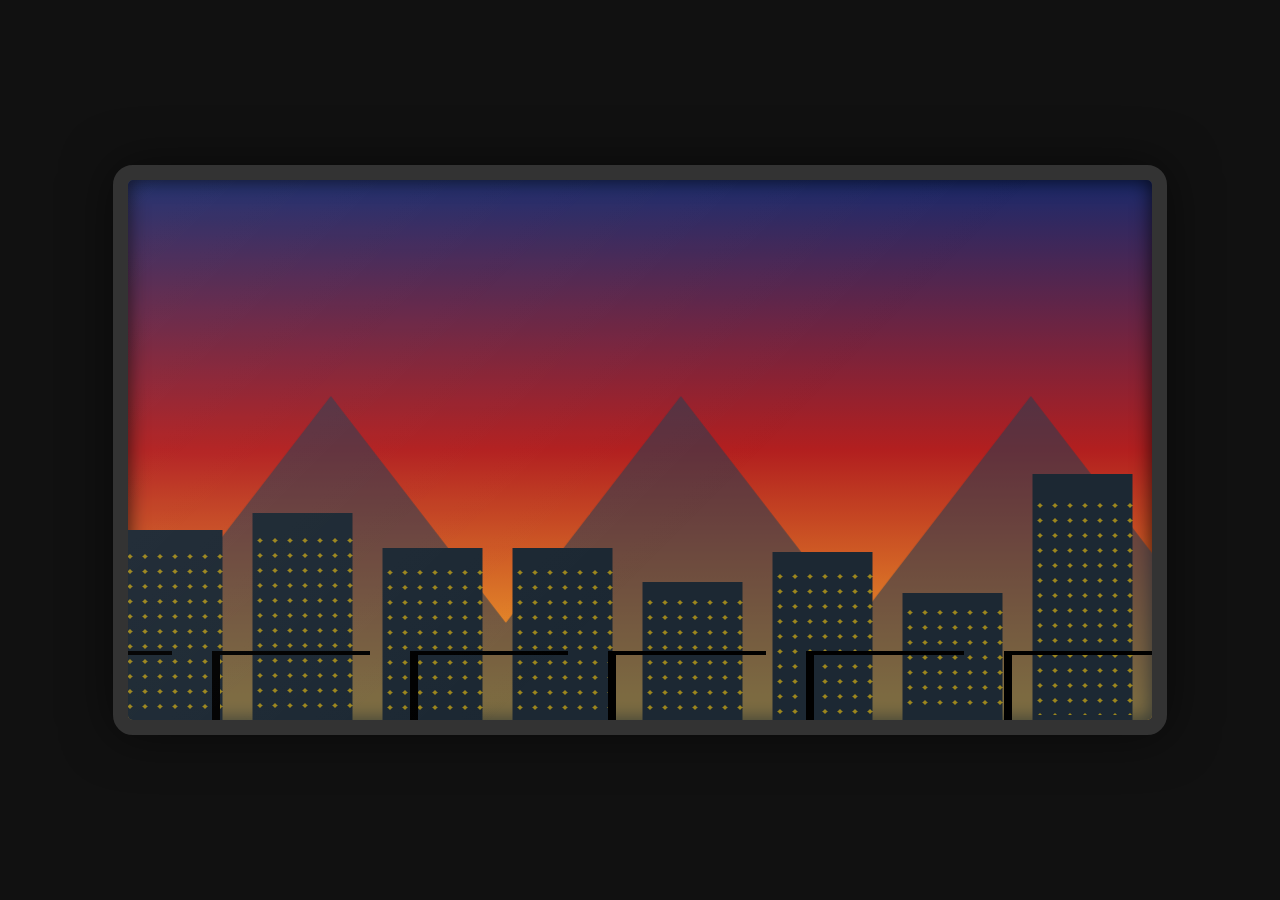
<file: train/play.html>
<!DOCTYPE html>
<html lang="ja">
<head><meta charset="UTF-8"><title>電車の窓から</title>
    <style>
        body, html {
            margin: 0;
            padding: 0;
            width: 100%;
            height: 100%;
            overflow: hidden;
            background-color: #111;
            display: flex;
            justify-content: center;
            align-items: center;
        }
        .window-frame {
            position: relative;
            width: 80vw;
            height: 60vh;
            border: 15px solid #333;
            border-radius: 20px;
            overflow: hidden;
            box-shadow: 0 0 50px rgba(0,0,0,0.5), inset 0 0 20px rgba(0,0,0,0.8);
            background: linear-gradient(to bottom, #1a2a6c, #b21f1f, #fdbb2d);
        }
        .shake-container {
            width: 100%;
            height: 100%;
            animation: train-idle-shake 4s infinite ease-in-out;
            transition: transform 0.1s cubic-bezier(0.22, 1, 0.36, 1);
        }
        .big-bump {
            animation: bump-effect 0.5s ease-out !important;
        }
        .layer {
            position: absolute;
            bottom: 0;
            left: 0;
            display: flex;
            align-items: flex-end;
            will-change: transform;
        }
        .far-view {
            height: 60%;
            z-index: 1;
            opacity: 0.6;
        }
        .mountain {
            flex-shrink: 0;
            width: 500px;
            height: 100%;
            background: #2c3e50;
            clip-path: polygon(50% 0%, 0% 100%, 100% 100%);
            margin-right: -150px;
        }
        .mid-view {
            height: 45%;
            z-index: 2;
        }
        .building {
            flex-shrink: 0;
            width: 100px;
            margin-right: 30px;
            background: #1c2833;
            display: flex;
            flex-direction: column;
            justify-content: flex-end;
            padding-bottom: 5px;
        }
        .building::after {
            content: '';
            height: 90%;
            background-image: radial-gradient(#f1c40f 20%, transparent 20%);
            background-size: 15px 15px;
            opacity: 0.6;
        }
        .near-view {
            height: 12%;
            z-index: 3;
        }
        .fence {
            flex-shrink: 0;
            width: 150px;
            height: 100%;
            border-top: 4px solid #000;
            border-left: 8px solid #000;
            margin-right: 40px;
        }
        .glass-reflection {
            position: absolute;
            top: 0;
            left: 0;
            width: 100%;
            height: 100%;
            background: linear-gradient(135deg, rgba(255,255,255,0.05) 0%, rgba(255,255,255,0) 60%);
            pointer-events: none;
            z-index: 10;
        }
        @keyframes train-idle-shake {
            0%, 100% { transform: translateY(0) rotate(0deg); }
            25% { transform: translateY(1px) rotate(0.02deg); }
            50% { transform: translateY(-0.5px) rotate(-0.02deg); }
            75% { transform: translateY(1.5px) rotate(0.04deg); }
        }
        @keyframes bump-effect {
            0% { transform: translateY(0); }
            10% { transform: translateY(-8px) rotate(0.5deg); }
            30% { transform: translateY(5px) rotate(-0.3deg); }
            50% { transform: translateY(-2px) rotate(0.1deg); }
            100% { transform: translateY(0); }
        }
    </style>
</head>
<body>

<div class="window-frame">
    <div class="glass-reflection"></div>
    <div class="shake-container" id="shake-container">
        <div class="layer far-view" id="layer-far"></div>
        <div class="layer mid-view" id="layer-mid"></div>
        <div class="layer near-view" id="layer-near"></div>
    </div>
</div>

<script>
    const configs = [
        { id: 'layer-far', speed: 0.8, className: 'mountain', count: 10 },
        { id: 'layer-mid', speed: 4.5, className: 'building', count: 15 },
        { id: 'layer-near', speed: 12.0, className: 'fence', count: 20 }
    ];
    const layers = configs.map(config => {
        const element = document.getElementById(config.id);
        for (let i = 0; i < config.count; i++) {
            const item = createItem(config.className);
            element.appendChild(item);
        }
        const contentWidth = element.scrollWidth;
        const cloneNodes = Array.from(element.childNodes).map(node => node.cloneNode(true));
        cloneNodes.forEach(clone => element.appendChild(clone));

        return {
            element,
            x: 0,
            speed: config.speed,
            resetWidth: contentWidth
        };
    });

    function createItem(className) {
        const item = document.createElement('div');
        item.className = className;
        if(className === 'building') {
            item.style.height = (Math.random() * 60 + 40) + '%';
        }
        return item;
    }
    function animate() {
        layers.forEach(layer => {
            layer.x -= layer.speed;
            if (Math.abs(layer.x) >= layer.resetWidth) {
                layer.x += layer.resetWidth;
            }
            layer.element.style.transform = `translateX(${layer.x}px)`;
        });
        requestAnimationFrame(animate);
    }
    const shakeContainer = document.getElementById('shake-container');
    function triggerRandomBump() {
        if (shakeContainer.classList.contains('big-bump')) return;

        shakeContainer.classList.add('big-bump');
        setTimeout(() => {
            shakeContainer.classList.remove('big-bump');
            scheduleNextBump();
        }, 500);
    }
    function scheduleNextBump() {
        const nextTime = 3000 + Math.random() * 9000;
        setTimeout(triggerRandomBump, nextTime);
    }

    window.onload = () => {
        animate();
        scheduleNextBump();
    };
</script>
</body></html>
</file>
<file: main-style.css>
body {
            font-family: "Helvetica Neue", Arial, "Hiragino Kaku Gothic ProN", "Hiragino Sans", Meiryo, sans-serif;
            line-height: 1.6;
            color: #333;
            margin: 0;
            background-color: #0b0e14;
        }
        li { margin-bottom: 0.5rem; }
        @media (max-width: 600px) {
            .container {
                margin: 1rem auto;
            }
            header h1 {
                font-size: 1.5rem;
            }
        }
        header {
            background-color: #8aaee8;
            color: #fff;
            padding: 2rem 1rem;
            text-align: center;
        }
        .container {
            max-width: 800px;
            margin: 2rem auto;
            padding: 0 1rem;
        }
        section {
            background: #ffffffd9;
            margin-bottom: 2rem;
            padding: 1.5rem;
            border-radius: 8px;
            box-shadow: 0 2px 5px rgba(0,0,0,0.1);
        }
        h2 {
            border-left: 5px solid #0984e3;
            padding-left: 10px;
            color: #0984e3;
        }
        a {
            color: #0984e3;
        }
        a:hover {
            text-decoration: underline;
        }
        footer {
            text-align: center;
            padding: 2rem;
            font-size: 0.9rem;
            color: #ffffff;
        }
        .new-tag-anime {
            background-color: #e67e22;
            color: white;
            font-size: 0.7rem;
            font-weight: bold;
            padding: 2px 6px;
            border-radius: 4px;
            margin-left: 5px;
            display: inline-block;
            animation: blink 1.5s infinite;
        }
        @keyframes blink {
            0% { opacity: 1; transform: scale(1); }
            50% { opacity: 0.7; transform: scale(1.1); }
            100% { opacity: 1; transform: scale(1); }
        }
#counter-container {
    font-family: 'Courier New', Courier, monospace;
    font-weight: bold;
    font-size: 1.2rem;
}
.digit-0 { color: #bdc3c7; }
.digit-1 { color: #e74c3c; }
.digit-2 { color: #3498db; }
.digit-3 { color: #2ecc71; }
.digit-4 { color: #f1c40f; }
.digit-5 { color: #9b59b6; }
.digit-6 { color: #1abc9c; }
.digit-7 { color: #e67e22; }
.digit-8 { color: #34495e; }
.digit-9 { color: #ff6b6b; }
.digit {
    margin: 0 1px;
    padding: 2px 4px;
    border-radius: 3px;
    background: rgba(255, 255, 255, 0.9);
}
#star-container {
    position: fixed;
    top: 0;
    left: 0;
    width: 100%;
    height: 100%;
    z-index: -1;
    pointer-events: none;
    overflow: hidden;
}
.star {
    position: absolute;
    width: 4px;
    height: 4px;
    background: #fff;
    border-radius: 50%;
    opacity: 0;
    box-shadow: 0 0 10px 2px rgba(255, 255, 255, 0.5);
    animation: shooting-star linear infinite;
}
@keyframes shooting-star {
    0% {
        transform: translate(0, 0) rotate(-35deg) scale(0);
        opacity: 0;
    }
    10% {
        opacity: 1;
    }
    70% {
        opacity: 1;
    }
    100% {
        transform: translate(400px, 600px) rotate(-35deg) scale(1);
        opacity: 0;
    }
}
.cursor {
    font-weight: bold;
    color: #fff;
    animation: cursor-blink 0.8s infinite;
    margin-left: 2px;
}

@keyframes cursor-blink {
    0%, 100% { opacity: 1; }
    50% { opacity: 0; }
}
.textbox-3-label,
.textbox-3 {
    color: #000;
}

.textbox-3-label {
    display: block;
    margin-bottom: 5px;
    font-size: .9em;
}

.textbox-3 {
    width: 100%;
    padding: 8px 10px;
    border: none;
    border-radius: 25px;
    background: #bbb;
    font-size: 1em;
    line-height: 1.5;
}
</file>
